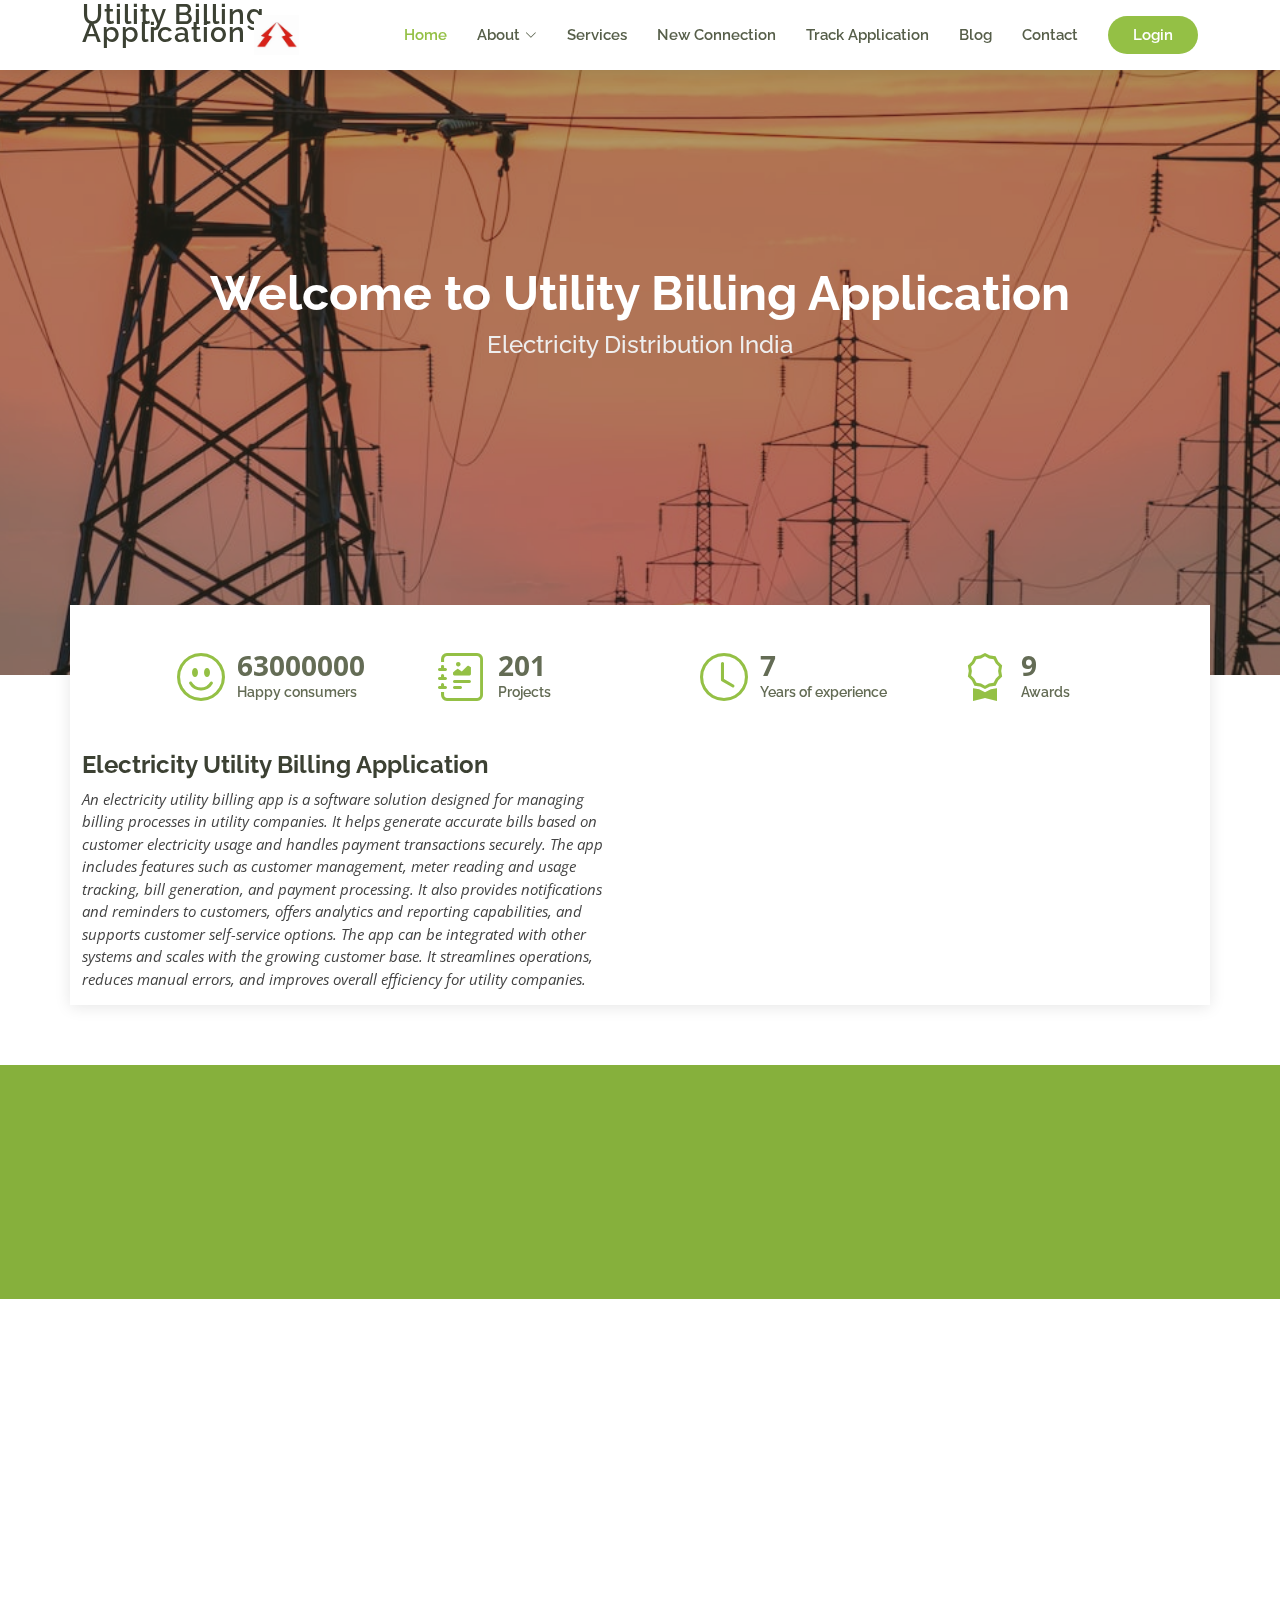
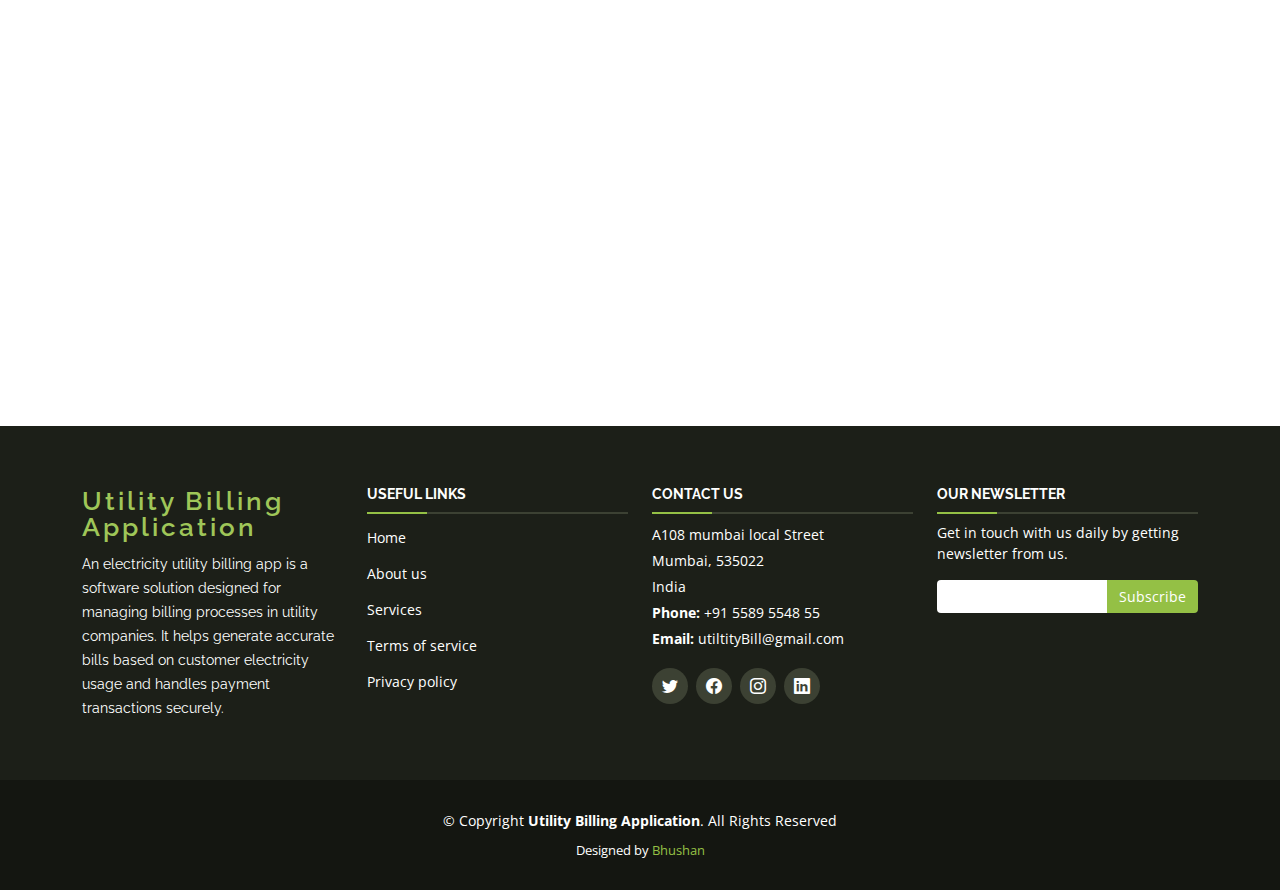
<file: index.html>
<!DOCTYPE html>
<html lang="en">

<head>
  <meta charset="utf-8">
  <meta content="width=device-width, initial-scale=1.0" name="viewport">

  <title>Light</title>
  <meta content="" name="description">
  <meta content="" name="keywords">

  <!-- Favicons -->
  <link href="assets/img/favicon.png" rel="icon">
  <link href="assets/img/apple-touch-icon.png" rel="apple-touch-icon">

  <!-- Google Fonts -->
  <link href="https://fonts.googleapis.com/css?family=Open+Sans:300,300i,400,400i,600,600i,700,700i|Raleway:300,300i,400,400i,500,500i,600,600i,700,700i|Poppins:300,300i,400,400i,500,500i,600,600i,700,700i" rel="stylesheet">

  <!-- Vendor CSS Files -->
  <link href="assets/vendor/aos/aos.css" rel="stylesheet">
  <link href="assets/vendor/bootstrap/css/bootstrap.min.css" rel="stylesheet">
  <link href="assets/vendor/bootstrap-icons/bootstrap-icons.css" rel="stylesheet">
  <link href="assets/vendor/boxicons/css/boxicons.min.css" rel="stylesheet">
  <link href="assets/vendor/glightbox/css/glightbox.min.css" rel="stylesheet">
  <link href="assets/vendor/swiper/swiper-bundle.min.css" rel="stylesheet">

  <!-- Template Main CSS File -->
  <link href="assets/css/style.css" rel="stylesheet">
</head>

<body>
  <!-- ======= Header ======= -->
  <header id="header" class="fixed-top d-flex align-items-center">
    <div class="container d-flex align-items-center justify-content-between">

      <div class="logo">
        <h1 class="text-light"><a href="index.html">Utility Billing Application</a>
          <a href="index.html"><img src="assets/img/logo.png" alt="" class="img-fluid"></a></h1>
      </div>

      <nav id="navbar" class="navbar">
        <ul>
          <li><a class="active" href="index.html">Home</a></li>
          <li class="dropdown"><a href="#"><span>About</span> <i class="bi bi-chevron-down"></i></a>
            <ul>
              <li><a href="about.html">About</a></li>
              <li><a href="team.html">Team</a></li>
            </ul>
          </li>
          <li><a href="services.html">Services</a></li>
          <li><a href="newConnection.html">New Connection</a></li>
          <li><a href="TrackApplication.html">Track Application</a></li>
          <li><a href="blog.html">Blog</a></li>
          <li><a href="contact.html">Contact</a></li>
          <li><a class="getstarted" href="Login.html">Login</a></li>
        </ul>
        <i class="bi bi-list mobile-nav-toggle"></i>
      </nav><!-- .navbar -->

    </div>
  </header><!-- End Header -->

  <!-- ======= Hero Section ======= -->
  <section id="hero">
    <div class="hero-container" data-aos="fade-up">
      <h1>Welcome to Utility Billing Application</h1>
      <h2>Electricity Distribution India</h2>
    </div>
  </section><!-- End Hero -->

  <main id="main">

    <!-- ======= About Section ======= -->
    <section id="about" class="about">
      <div class="container">

        <div class="row justify-content-end">
          <div class="col-lg-11">
            <div class="row justify-content-end">

              <div class="col-lg-3 col-md-5 col-6 d-md-flex align-items-md-stretch">
                <div class="count-box py-5">
                  <i class="bi bi-emoji-smile"></i>
                  <span data-purecounter-start="0" data-purecounter-end="150000000" class="purecounter">0</span>
                  <p>Happy consumers</p>
                </div>
              </div>

              <div class="col-lg-3 col-md-5 col-6 d-md-flex align-items-md-stretch">
                <div class="count-box py-5">
                  <i class="bi bi-journal-richtext"></i>
                  <span data-purecounter-start="0" data-purecounter-end="485" class="purecounter">0</span>
                  <p>Projects</p>
                </div>
              </div>

              <div class="col-lg-3 col-md-5 col-6 d-md-flex align-items-md-stretch">
                <div class="count-box pb-5 pt-0 pt-lg-5">
                  <i class="bi bi-clock"></i>
                  <span data-purecounter-start="0" data-purecounter-end="18" class="purecounter">0</span>
                  <p>Years of experience</p>
                </div>
              </div>

              <div class="col-lg-3 col-md-5 col-6 d-md-flex align-items-md-stretch">
                <div class="count-box pb-5 pt-0 pt-lg-5">
                  <i class="bi bi-award"></i>
                  <span data-purecounter-start="0" data-purecounter-end="22" class="purecounter">0</span>
                  <p>Awards</p>
                </div>
              </div>

            </div>
          </div>
        </div>

        <div class="row">

          

          <div class="col-lg-6 pt-3 pt-lg-0 content">
            <h3>Electricity Utility Billing Application</h3>
            <p class="fst-italic">
              An electricity utility billing app is a software solution designed for managing billing processes in utility companies. 
              It helps generate accurate bills based on customer electricity usage and handles payment transactions securely. 
              The app includes features such as customer management, meter reading and usage tracking, bill generation, and payment
              processing. It also provides notifications and reminders to customers, offers analytics and reporting capabilities, and 
              supports customer self-service options. The app can be integrated with other systems and scales with the growing customer 
              base. It streamlines operations, reduces manual errors, and improves overall efficiency for utility companies.
            </p>
          </div>

        </div>

      </div>
    </section><!-- End About Section -->

    <!-- ======= Cta Section ======= -->
    <section id="cta" class="cta">
      <div class="container" data-aos="fade-in">

        <div class="text-center">
          <h3>competitive Bhi Sustainable Bhi !</h3>
          <p> Make the right
            choice today!
            Save big up to 25% by switching to
            Mahavitaran Electricity.</p>
          <a class="cta-btn" href="#">Call To Action</a>
        </div>

      </div>
    </section><!-- End Cta Section -->

    <!-- ======= Services Section ======= -->
    <section id="services" class="services ">
      <div class="container">

        <div class="section-title pt-5" data-aos="fade-up">
          <h2>Our Services</h2>
        </div>

        <div class="row">
          <div class="col-md-6">
            <div class="icon-box" data-aos="fade-up">
              <div class="icon"><i class="bi bi-briefcase" style="color: #ff689b;"></i></div>
              <h4 class="title"><a href="Login.html">Log in</a></h4>
              <p class="description">Login ! if you are old user and already have account then login to take benefits of our services</p>
            </div>
          </div>
          <div class="col-md-6">
            <div class="icon-box" data-aos="fade-up">
              <div class="icon"><i class="bi bi-book" style="color: #e9bf06;"></i></div>
              <h4 class="title"><a href="newConnection.html">New Connection</a></h4>
              <p class="description">Be part of us! Apply for new connection if you want to see the bright side of life</p>
            </div>
          </div>

          <div class="col-md-6" data-aos="fade-up" data-aos-delay="100">
            <div class="icon-box">
              <div class="icon"><i class="bi bi-card-checklist" style="color: #3fcdc7;"></i></div>
              <h4 class="title"><a href="">Pay Bill</a></h4>
              <p class="description">Pay the bill as you use! Help us make our bond strong</p>
            </div>
          </div>
          <div class="col-md-6" data-aos="fade-up" data-aos-delay="100">
            <div class="icon-box">
              <div class="icon"><i class="bi bi-binoculars" style="color:#41cf2e;"></i></div>
              <h4 class="title"><a href="">Power Outage Info </a></h4>
              <p class="description">Sorry! See wehere we are out in these areas</p>
            </div>
          </div>

          <div class="col-md-6" data-aos="fade-up" data-aos-delay="200">
            <div class="icon-box">
              <div class="icon"><i class="bi bi-globe" style="color: #d6ff22;"></i></div>
              <h4 class="title"><a href="TrackApplication.html">Track new application</a></h4>
              <p class="description">get ready! See where you are in our process and plan accordingly</p>
            </div>
          </div>
          <div class="col-md-6" data-aos="fade-up" data-aos-delay="200">
            <div class="icon-box">
              <div class="icon"><i class="bi bi-clock" style="color: #4680ff;"></i></div>
              <h4 class="title"><a href="">Bill history</a></h4>
              <p class="description">Look back! See where you have made our bond strong</p>
            </div>
          </div>
        </div>

      </div>
    </section><!-- End Services Section -->

  </main><!-- End #main -->

  <!-- ======= Footer ======= -->
  <footer id="footer">
    <div class="footer-top">
      <div class="container">
        <div class="row">

          <div class="col-lg-3 col-md-6 footer-info">
            <h3>Utility Billing Application</h3>
            <p> An electricity utility billing app is a software solution designed for managing billing processes in utility companies. 
              It helps generate accurate bills based on customer electricity usage and handles payment transactions securely.</p>
          </div>

          <div class="col-lg-3 col-md-6 footer-links">
            <h4>Useful Links</h4>
            <ul>
              <li><a href="#">Home</a></li>
              <li><a href="#">About us</a></li>
              <li><a href="#">Services</a></li>
              <li><a href="#">Terms of service</a></li>
              <li><a href="#">Privacy policy</a></li>
            </ul>
          </div>

          <div class="col-lg-3 col-md-6 footer-contact">
            <h4>Contact Us</h4>
            <p>
              A108 mumbai local Street <br>
              Mumbai, 535022<br>
              India <br>
              <strong>Phone:</strong> +91 5589 5548 55<br>
              <strong>Email:</strong> utiltityBill@gmail.com<br>
            </p>

            <div class="social-links">
              <a href="#" class="twitter"><i class="bi bi-twitter"></i></a>
              <a href="#" class="facebook"><i class="bi bi-facebook"></i></a>
              <a href="#" class="instagram"><i class="bi bi-instagram"></i></a>
              <a href="#" class="linkedin"><i class="bi bi-linkedin"></i></a>
            </div>

          </div>

          <div class="col-lg-3 col-md-6 footer-newsletter">
            <h4>Our Newsletter</h4>
            <p>Get in touch with us daily by getting newsletter from us.</p>
            <form action="" method="post">
              <input type="email" name="email"><input type="submit" value="Subscribe">
            </form>
          </div>

        </div>
      </div>
    </div>

    <div class="container">
      <div class="copyright">
        &copy; Copyright <strong><span>Utility Billing Application</span></strong>. All Rights Reserved
      </div>
      <div class="credits">
        Designed by <a href="https://github.com/">Bhushan</a>
      </div>
    </div>
  </footer><!-- End Footer -->

  <a href="#" class="back-to-top d-flex align-items-center justify-content-center"><i class="bi bi-arrow-up-short"></i></a>

  <!-- Vendor JS Files -->
  <script src="assets/vendor/purecounter/purecounter_vanilla.js"></script>
  <script src="assets/vendor/aos/aos.js"></script>
  <script src="assets/vendor/bootstrap/js/bootstrap.bundle.min.js"></script>
  <script src="assets/vendor/glightbox/js/glightbox.min.js"></script>
  <script src="assets/vendor/isotope-layout/isotope.pkgd.min.js"></script>
  <script src="assets/vendor/swiper/swiper-bundle.min.js"></script>
  <script src="assets/vendor/waypoints/noframework.waypoints.js"></script>
  <script src="assets/vendor/php-email-form/validate.js"></script>

  <!-- Template Main JS File -->
  <script src="assets/js/main.js"></script>

</body>

</html>
</file>
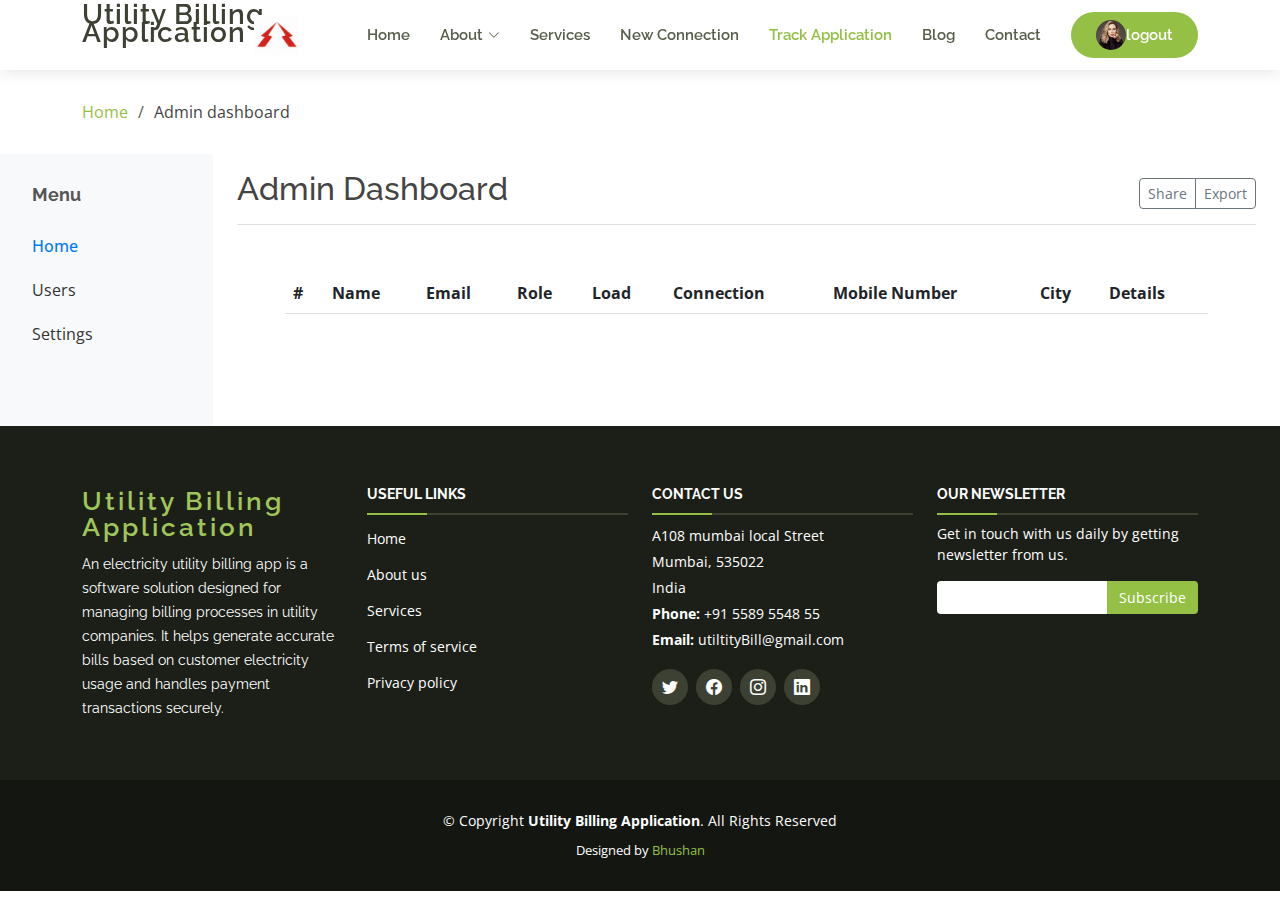
<file: admin.html>
<!DOCTYPE html>
<html lang="en">

<head>
  <meta charset="utf-8">
  <meta content="width=device-width, initial-scale=1.0" name="viewport">

  <title>Admin Dashboard</title>
  <meta content="" name="description">
  <meta content="" name="keywords">

  <!-- Favicons -->
  <link href="assets/img/favicon.png" rel="icon">
  <link href="assets/img/apple-touch-icon.png" rel="apple-touch-icon">

  <!-- Google Fonts -->
  <link href="https://fonts.googleapis.com/css?family=Open+Sans:300,300i,400,400i,600,600i,700,700i|Raleway:300,300i,400,400i,500,500i,600,600i,700,700i|Poppins:300,300i,400,400i,500,500i,600,600i,700,700i" rel="stylesheet">

  <!-- Vendor CSS Files -->
  <link href="assets/vendor/aos/aos.css" rel="stylesheet">
  <link href="assets/vendor/bootstrap/css/bootstrap.min.css" rel="stylesheet">
  <link href="assets/vendor/bootstrap-icons/bootstrap-icons.css" rel="stylesheet">
  <link href="assets/vendor/boxicons/css/boxicons.min.css" rel="stylesheet">
  <link href="assets/vendor/glightbox/css/glightbox.min.css" rel="stylesheet">
  <link href="assets/vendor/swiper/swiper-bundle.min.css" rel="stylesheet">

  <!-- Template Main CSS File -->
  <link href="assets/css/style.css" rel="stylesheet">
  <link rel="stylesheet" href="assets/css/admin.css">

</head>

<body>

  <!-- ======= Header ======= -->
  <header id="header" class="fixed-top d-flex align-items-center">
    <div class="container d-flex align-items-center justify-content-between">

      <div class="logo">
        <h1 class="text-light"><a href="index.html">Utility Billing Application</a>
          <a href="index.html"><img src="assets/img/logo.png" alt="" class="img-fluid"></a></h1>
      </div>

      <nav id="navbar" class="navbar">
        <ul>
          <li><a href="index.html">Home</a></li>
          <li class="dropdown"><a href="#"><span>About</span> <i class="bi bi-chevron-down"></i></a>
            <ul>
              <li><a href="about.html">About</a></li>
              <li><a href="team.html">Team</a></li>
            </ul>
          </li>
          <li><a href="services.html">Services</a></li>
          <li><a href="newConnection.html">New Connection</a></li>
          <li><a class="active" href="TrackApplication.html">Track Application</a></li>
          <li><a href="blog.html">Blog</a></li>
          <li><a href="contact.html">Contact</a></li>
          <li><a class="getstarted" href="index.html"><img src="avatar-5.jpg" alt="Admin" class="admin-avatar">logout</a></li>
        </ul>
        <i class="bi bi-list mobile-nav-toggle"></i>
      </nav><!-- .navbar -->

    </div>
  </header><!-- End Header -->

  <main id="main">

    <!-- ======= Breadcrumbs ======= -->
    <section id="breadcrumbs" class="breadcrumbs">
      <div class="container">
        <ol>
          <li><a href="index.html">Home</a></li>
          <li>Admin dashboard</li>
        </ol>
      </div>
    </section> 

<body>
  <!-- Sidebar -->
  <div class="container-fluid">
    <div class="row">
        <nav class="col-md-2 d-none d-md-block bg-light sidebar">
            <div class="sidebar-sticky">
              <h6 class="sidebar-heading">Menu</h6>
              <ul class="nav flex-column">
                <li class="nav-item">
                  <a class="nav-link active" href="#">
                    <span data-feather="home"></span>
                    Home
                  </a>
                </li>
                <li class="nav-item">
                  <a class="nav-link" href="#">
                    <span data-feather="users"></span>
                    Users
                  </a>
                </li>
                <li class="nav-item">
                  <a class="nav-link" href="#">
                    <span data-feather="settings"></span>
                    Settings
                  </a>
                </li>
              </ul>
            </div>
          </nav>

      <!-- Main Content -->
      <main role="main" class="col-md-10 ml-sm-auto col-lg-10 px-md-4">
        <div class="d-flex justify-content-between flex-wrap flex-md-nowrap align-items-center pt-3 pb-2 mb-3 border-bottom">
          <h1 class="h2">Admin Dashboard</h1>
          <div class="btn-toolbar mb-2 mb-md-0">
            <div class="btn-group mr-2">
              <button class="btn btn-sm btn-outline-secondary">Share</button>
              <button class="btn btn-sm btn-outline-secondary">Export</button>
            </div>
          </div>
        </div>

        <!-- Table -->
        <div class="table-responsive m-5 pb-5">
          <table class="table table-striped">
            <thead>
              <tr>
                <th>#</th>
                <th>Name</th>
                <th>Email</th>
                <th>Role</th>
                <th>Load</th>
                <th>Connection</th>
                <th>Mobile Number</th>
                <th>City</th>
                <th>Details</th>
              </tr>
            </thead>
            <tbody id="userTable">
              <!-- Table rows will be generated dynamically -->
            </tbody>
          </table>
        </div>

        <!-- User Details Popup -->
        <div id="userDetailsPopup" class="popup">
          <div class="popup-card">
            <span id="closeButton" class="close-button" onclick="closeUserDetails()">&times;</span>
            <div id="userDetailsContent">
              <!-- User details will be shown dynamically -->
            </div>
          </div>
        </div>
      </main>
    </div>
  </div>

   <!-- ======= Footer ======= -->
   <footer id="footer">
    <div class="footer-top">
      <div class="container">
        <div class="row">

          <div class="col-lg-3 col-md-6 footer-info">
            <h3>Utility Billing Application</h3>
            <p> An electricity utility billing app is a software solution designed for managing billing processes in utility companies. 
              It helps generate accurate bills based on customer electricity usage and handles payment transactions securely.</p>
          </div>

          <div class="col-lg-3 col-md-6 footer-links">
            <h4>Useful Links</h4>
            <ul>
              <li><a href="#">Home</a></li>
              <li><a href="#">About us</a></li>
              <li><a href="#">Services</a></li>
              <li><a href="#">Terms of service</a></li>
              <li><a href="#">Privacy policy</a></li>
            </ul>
          </div>

          <div class="col-lg-3 col-md-6 footer-contact">
            <h4>Contact Us</h4>
            <p>
              A108 mumbai local Street <br>
              Mumbai, 535022<br>
              India <br>
              <strong>Phone:</strong> +91 5589 5548 55<br>
              <strong>Email:</strong> utiltityBill@gmail.com<br>
            </p>

            <div class="social-links">
              <a href="#" class="twitter"><i class="bi bi-twitter"></i></a>
              <a href="#" class="facebook"><i class="bi bi-facebook"></i></a>
              <a href="#" class="instagram"><i class="bi bi-instagram"></i></a>
              <a href="#" class="linkedin"><i class="bi bi-linkedin"></i></a>
            </div>

          </div>

          <div class="col-lg-3 col-md-6 footer-newsletter">
            <h4>Our Newsletter</h4>
            <p>Get in touch with us daily by getting newsletter from us.</p>
            <form action="" method="post">
              <input type="email" name="email"><input type="submit" value="Subscribe">
            </form>
          </div>

        </div>
      </div>
    </div>

    <div class="container">
      <div class="copyright">
        &copy; Copyright <strong><span>Utility Billing Application</span></strong>. All Rights Reserved
      </div>
      <div class="credits">
        Designed by <a href="https://github.com/">Bhushan</a>
      </div>
    </div>
  </footer><!-- End Footer -->
  
<a href="#" class="back-to-top d-flex align-items-center justify-content-center"><i class="bi bi-arrow-up-short"></i></a>

<!-- Template Main JS File -->
<script src="assets/js/main.js"></script>
  <!-- Custom JavaScript -->
  <script src="assets/js/admin.js"></script>

</body>

</html>
</file>
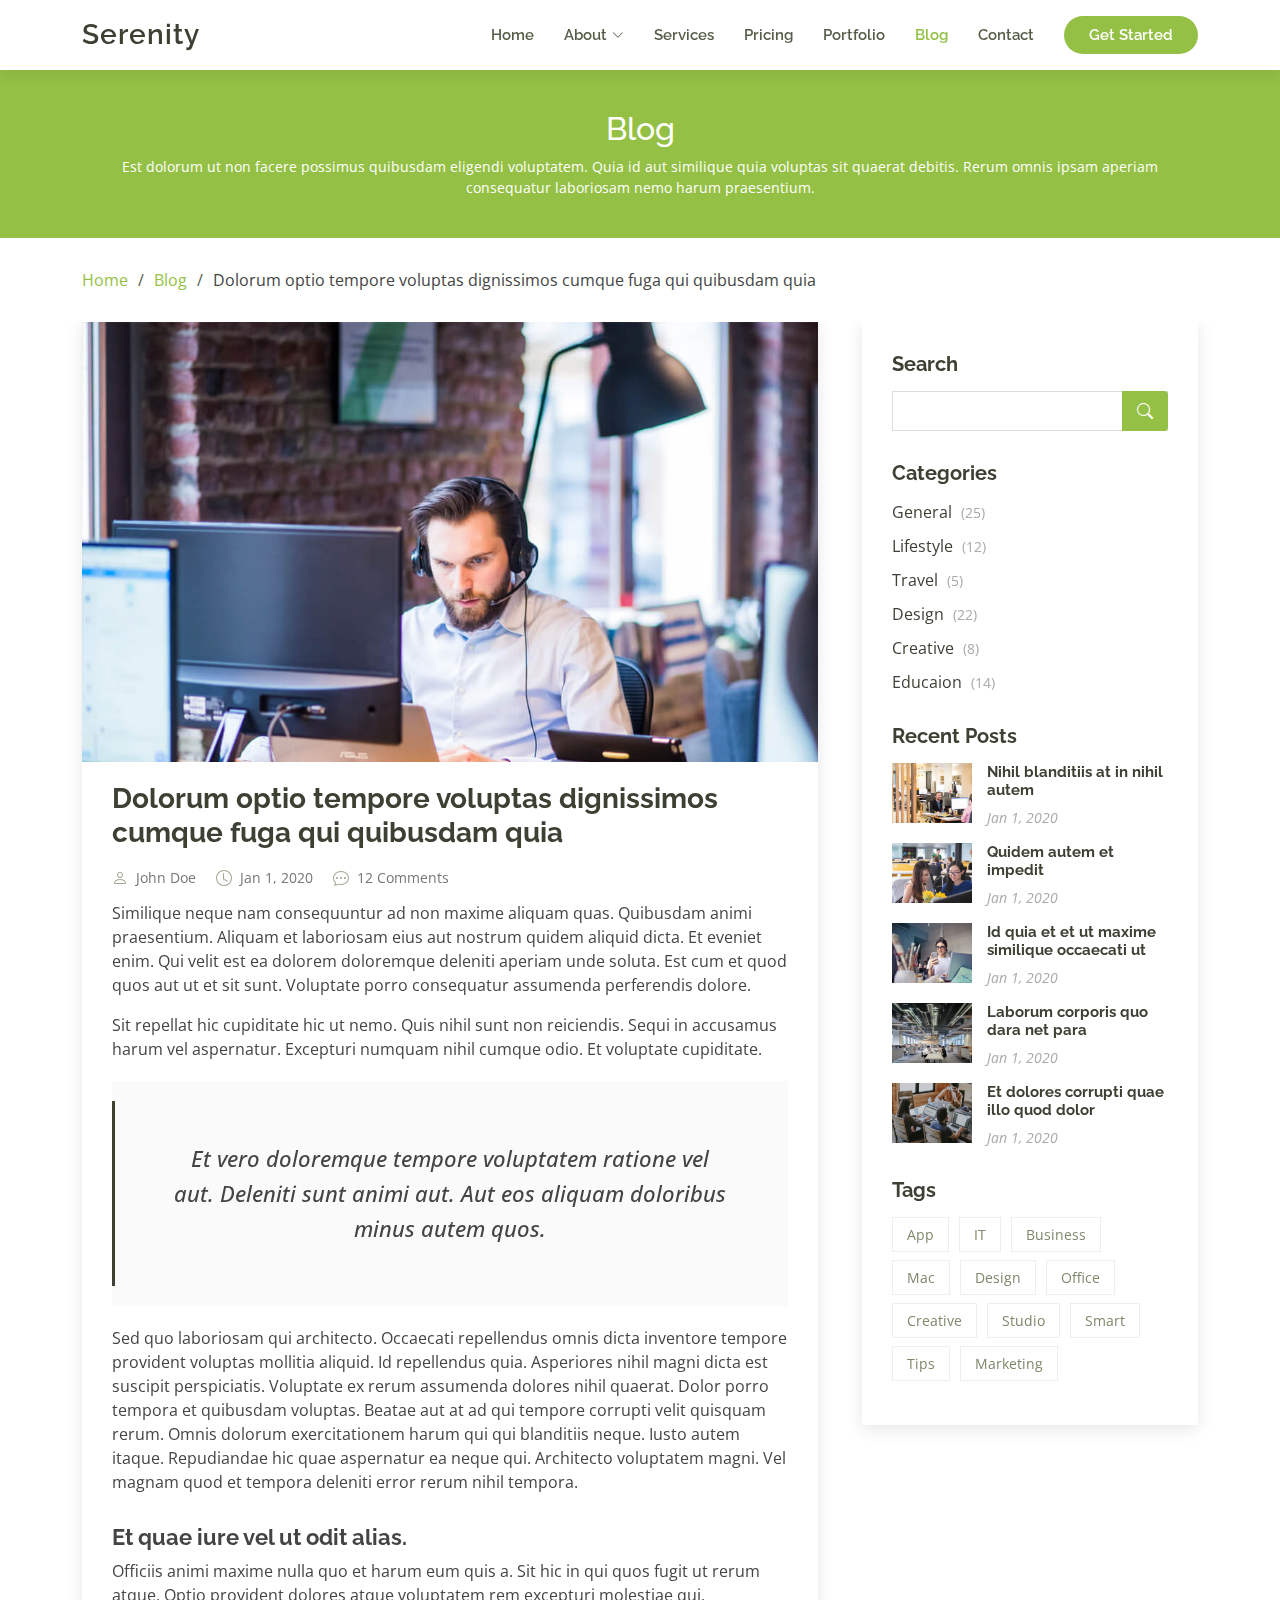
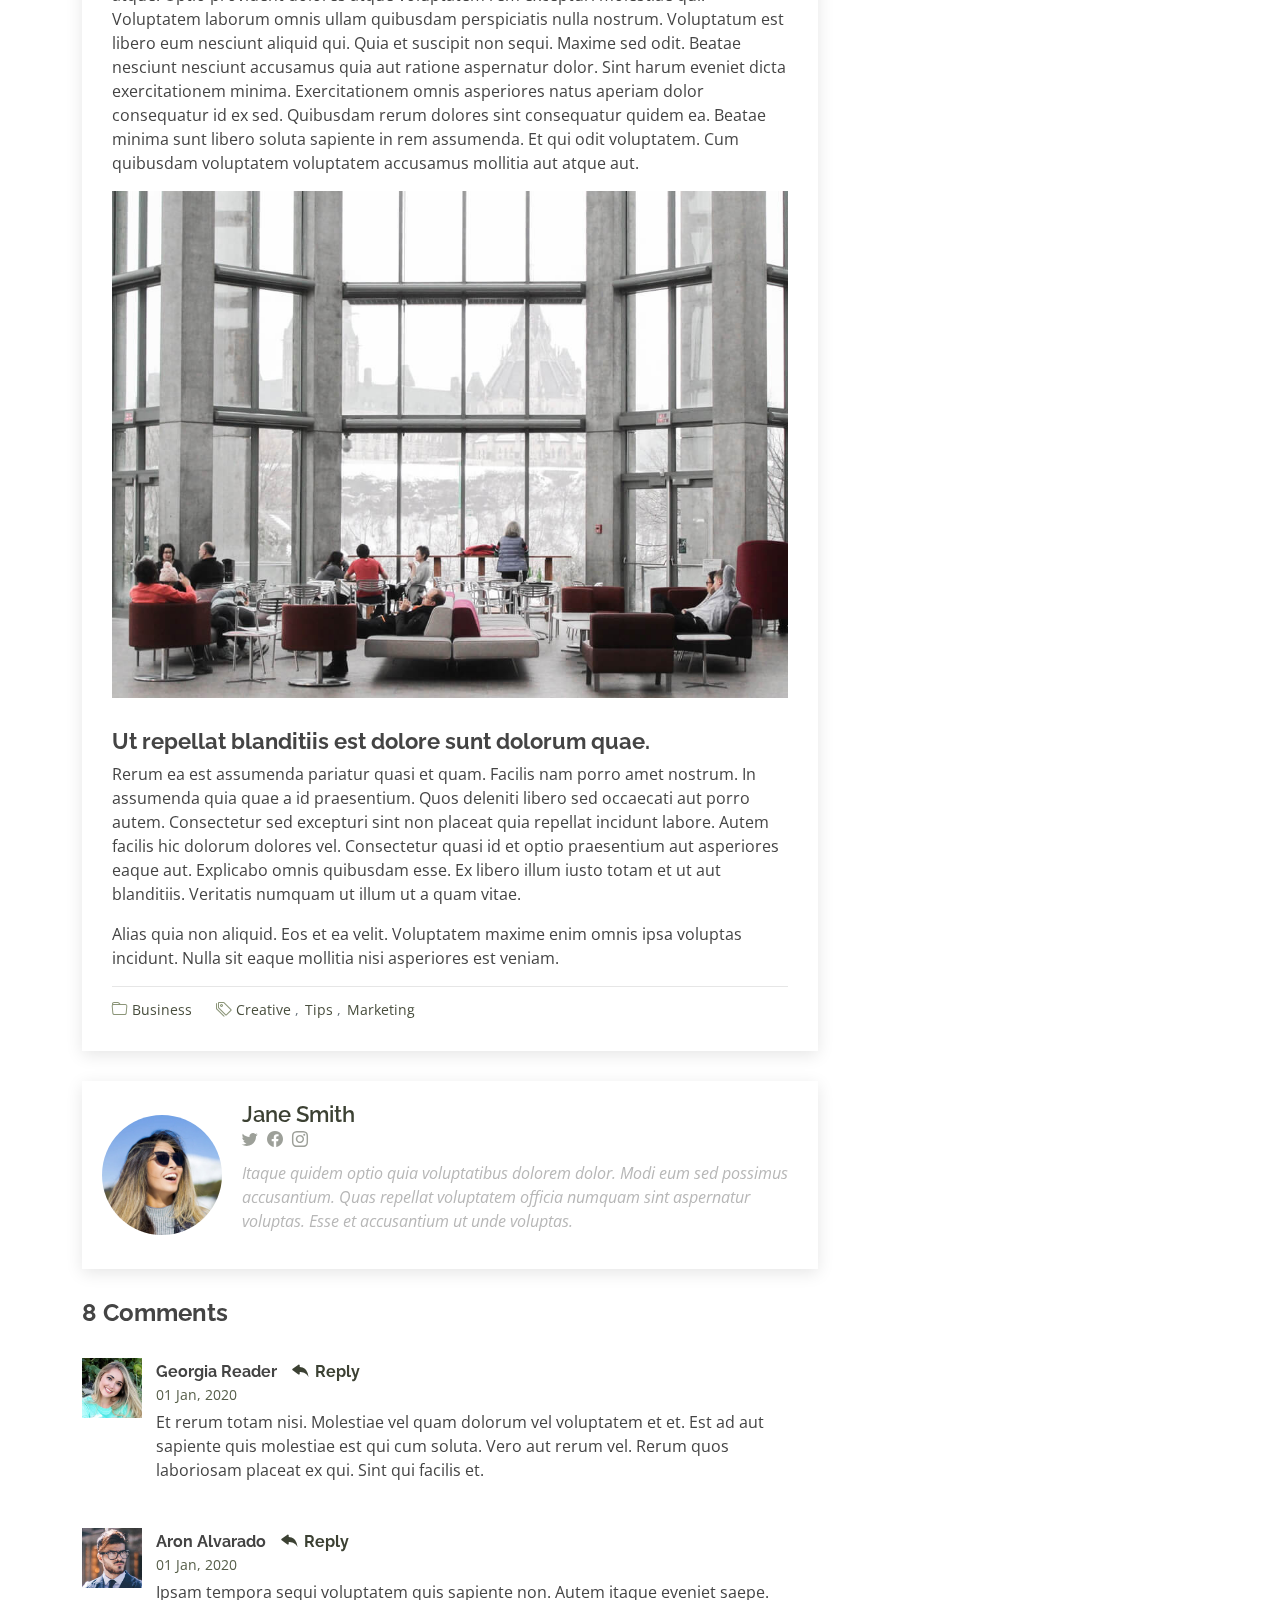
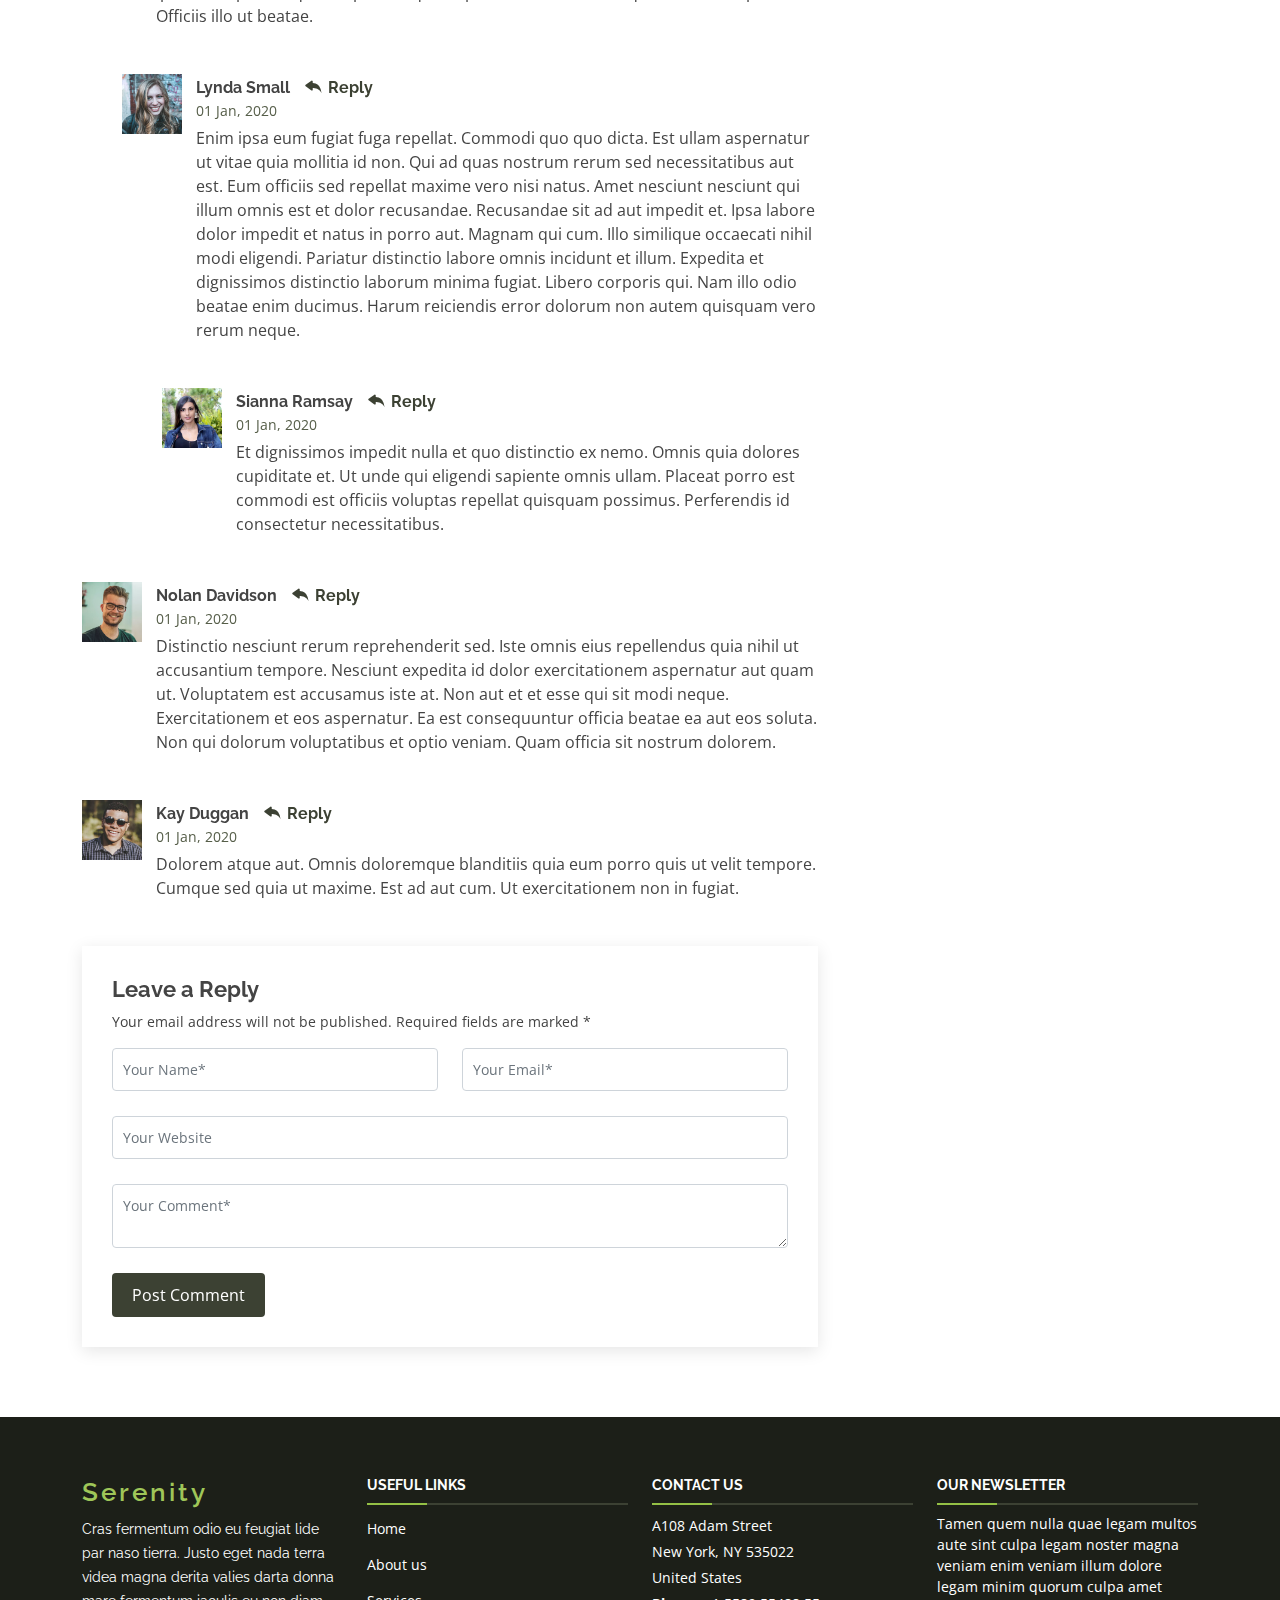
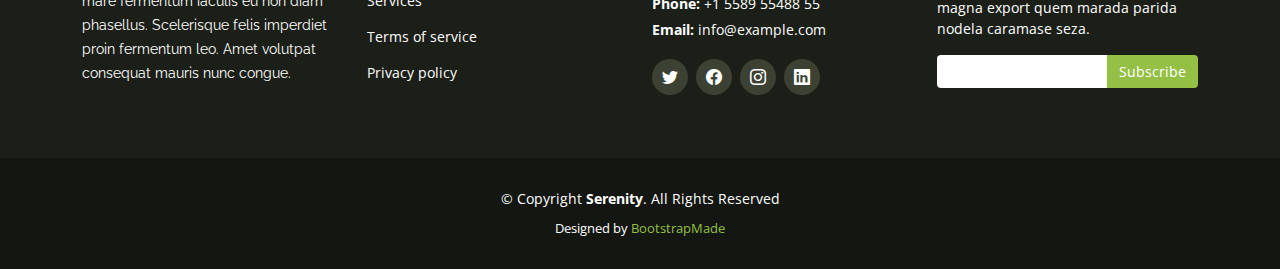
<file: blog-single.html>
<!DOCTYPE html>
<html lang="en">

<head>
  <meta charset="utf-8">
  <meta content="width=device-width, initial-scale=1.0" name="viewport">

  <title>Blog Single - Serenity Bootstrap Template</title>
  <meta content="" name="description">
  <meta content="" name="keywords">

  <!-- Favicons -->
  <link href="assets/img/favicon.png" rel="icon">
  <link href="assets/img/apple-touch-icon.png" rel="apple-touch-icon">

  <!-- Google Fonts -->
  <link href="https://fonts.googleapis.com/css?family=Open+Sans:300,300i,400,400i,600,600i,700,700i|Raleway:300,300i,400,400i,500,500i,600,600i,700,700i|Poppins:300,300i,400,400i,500,500i,600,600i,700,700i" rel="stylesheet">

  <!-- Vendor CSS Files -->
  <link href="assets/vendor/aos/aos.css" rel="stylesheet">
  <link href="assets/vendor/bootstrap/css/bootstrap.min.css" rel="stylesheet">
  <link href="assets/vendor/bootstrap-icons/bootstrap-icons.css" rel="stylesheet">
  <link href="assets/vendor/boxicons/css/boxicons.min.css" rel="stylesheet">
  <link href="assets/vendor/glightbox/css/glightbox.min.css" rel="stylesheet">
  <link href="assets/vendor/swiper/swiper-bundle.min.css" rel="stylesheet">

  <!-- Template Main CSS File -->
  <link href="assets/css/style.css" rel="stylesheet">

  <!-- =======================================================
  * Template Name: Serenity
  * Updated: Mar 10 2023 with Bootstrap v5.2.3
  * Template URL: https://bootstrapmade.com/serenity-bootstrap-corporate-template/
  * Author: BootstrapMade.com
  * License: https://bootstrapmade.com/license/
  ======================================================== -->
</head>

<body>

  <!-- ======= Header ======= -->
  <header id="header" class="fixed-top d-flex align-items-center">
    <div class="container d-flex align-items-center justify-content-between">

      <div class="logo">
        <h1 class="text-light"><a href="index.html">Serenity</a></h1>
        <!-- Uncomment below if you prefer to use an image logo -->
        <!-- <a href="index.html"><img src="assets/img/logo.png" alt="" class="img-fluid"></a>-->
      </div>

      <nav id="navbar" class="navbar">
        <ul>
          <li><a href="index.html">Home</a></li>
          <li class="dropdown"><a href="#"><span>About</span> <i class="bi bi-chevron-down"></i></a>
            <ul>
              <li><a href="about.html">About</a></li>
              <li><a href="team.html">Team</a></li>
              <li class="dropdown"><a href="#"><span>Deep Drop Down</span> <i class="bi bi-chevron-right"></i></a>
                <ul>
                  <li><a href="#">Deep Drop Down 1</a></li>
                  <li><a href="#">Deep Drop Down 2</a></li>
                  <li><a href="#">Deep Drop Down 3</a></li>
                  <li><a href="#">Deep Drop Down 4</a></li>
                  <li><a href="#">Deep Drop Down 5</a></li>
                </ul>
              </li>
            </ul>
          </li>
          <li><a href="services.html">Services</a></li>
          <li><a href="pricing.html">Pricing</a></li>
          <li><a href="portfolio.html">Portfolio</a></li>
          <li><a class="active" href="blog.html">Blog</a></li>
          <li><a href="contact.html">Contact</a></li>

          <li><a class="getstarted" href="about.html">Get Started</a></li>
        </ul>
        <i class="bi bi-list mobile-nav-toggle"></i>
      </nav><!-- .navbar -->

    </div>
  </header><!-- End Header -->

  <main id="main">

    <!-- ======= Breadcrumbs ======= -->
    <section id="breadcrumbs" class="breadcrumbs">
      <div class="breadcrumb-hero">
        <div class="container">
          <div class="breadcrumb-hero">
            <h2>Blog</h2>
            <p>Est dolorum ut non facere possimus quibusdam eligendi voluptatem. Quia id aut similique quia voluptas sit quaerat debitis. Rerum omnis ipsam aperiam consequatur laboriosam nemo harum praesentium. </p>
          </div>
        </div>
      </div>
      <div class="container">
        <ol>
          <li><a href="index.html">Home</a></li>
          <li><a href="blog.html">Blog</a></li>
          <li>Dolorum optio tempore voluptas dignissimos cumque fuga qui quibusdam quia</li>
        </ol>
      </div>
    </section><!-- End Breadcrumbs -->

    <!-- ======= Blog Single Section ======= -->
    <section id="blog" class="blog">
      <div class="container" data-aos="fade-up">

        <div class="row">

          <div class="col-lg-8 entries">

            <article class="entry entry-single">

              <div class="entry-img">
                <img src="assets/img/blog/blog-1.jpg" alt="" class="img-fluid">
              </div>

              <h2 class="entry-title">
                <a href="blog-single.html">Dolorum optio tempore voluptas dignissimos cumque fuga qui quibusdam quia</a>
              </h2>

              <div class="entry-meta">
                <ul>
                  <li class="d-flex align-items-center"><i class="bi bi-person"></i> <a href="blog-single.html">John Doe</a></li>
                  <li class="d-flex align-items-center"><i class="bi bi-clock"></i> <a href="blog-single.html"><time datetime="2020-01-01">Jan 1, 2020</time></a></li>
                  <li class="d-flex align-items-center"><i class="bi bi-chat-dots"></i> <a href="blog-single.html">12 Comments</a></li>
                </ul>
              </div>

              <div class="entry-content">
                <p>
                  Similique neque nam consequuntur ad non maxime aliquam quas. Quibusdam animi praesentium. Aliquam et laboriosam eius aut nostrum quidem aliquid dicta.
                  Et eveniet enim. Qui velit est ea dolorem doloremque deleniti aperiam unde soluta. Est cum et quod quos aut ut et sit sunt. Voluptate porro consequatur assumenda perferendis dolore.
                </p>

                <p>
                  Sit repellat hic cupiditate hic ut nemo. Quis nihil sunt non reiciendis. Sequi in accusamus harum vel aspernatur. Excepturi numquam nihil cumque odio. Et voluptate cupiditate.
                </p>

                <blockquote>
                  <p>
                    Et vero doloremque tempore voluptatem ratione vel aut. Deleniti sunt animi aut. Aut eos aliquam doloribus minus autem quos.
                  </p>
                </blockquote>

                <p>
                  Sed quo laboriosam qui architecto. Occaecati repellendus omnis dicta inventore tempore provident voluptas mollitia aliquid. Id repellendus quia. Asperiores nihil magni dicta est suscipit perspiciatis. Voluptate ex rerum assumenda dolores nihil quaerat.
                  Dolor porro tempora et quibusdam voluptas. Beatae aut at ad qui tempore corrupti velit quisquam rerum. Omnis dolorum exercitationem harum qui qui blanditiis neque.
                  Iusto autem itaque. Repudiandae hic quae aspernatur ea neque qui. Architecto voluptatem magni. Vel magnam quod et tempora deleniti error rerum nihil tempora.
                </p>

                <h3>Et quae iure vel ut odit alias.</h3>
                <p>
                  Officiis animi maxime nulla quo et harum eum quis a. Sit hic in qui quos fugit ut rerum atque. Optio provident dolores atque voluptatem rem excepturi molestiae qui. Voluptatem laborum omnis ullam quibusdam perspiciatis nulla nostrum. Voluptatum est libero eum nesciunt aliquid qui.
                  Quia et suscipit non sequi. Maxime sed odit. Beatae nesciunt nesciunt accusamus quia aut ratione aspernatur dolor. Sint harum eveniet dicta exercitationem minima. Exercitationem omnis asperiores natus aperiam dolor consequatur id ex sed. Quibusdam rerum dolores sint consequatur quidem ea.
                  Beatae minima sunt libero soluta sapiente in rem assumenda. Et qui odit voluptatem. Cum quibusdam voluptatem voluptatem accusamus mollitia aut atque aut.
                </p>
                <img src="assets/img/blog/blog-inside-post.jpg" class="img-fluid" alt="">

                <h3>Ut repellat blanditiis est dolore sunt dolorum quae.</h3>
                <p>
                  Rerum ea est assumenda pariatur quasi et quam. Facilis nam porro amet nostrum. In assumenda quia quae a id praesentium. Quos deleniti libero sed occaecati aut porro autem. Consectetur sed excepturi sint non placeat quia repellat incidunt labore. Autem facilis hic dolorum dolores vel.
                  Consectetur quasi id et optio praesentium aut asperiores eaque aut. Explicabo omnis quibusdam esse. Ex libero illum iusto totam et ut aut blanditiis. Veritatis numquam ut illum ut a quam vitae.
                </p>
                <p>
                  Alias quia non aliquid. Eos et ea velit. Voluptatem maxime enim omnis ipsa voluptas incidunt. Nulla sit eaque mollitia nisi asperiores est veniam.
                </p>

              </div>

              <div class="entry-footer">
                <i class="bi bi-folder"></i>
                <ul class="cats">
                  <li><a href="#">Business</a></li>
                </ul>

                <i class="bi bi-tags"></i>
                <ul class="tags">
                  <li><a href="#">Creative</a></li>
                  <li><a href="#">Tips</a></li>
                  <li><a href="#">Marketing</a></li>
                </ul>
              </div>

            </article><!-- End blog entry -->

            <div class="blog-author d-flex align-items-center">
              <img src="assets/img/blog/blog-author.jpg" class="rounded-circle float-left" alt="">
              <div>
                <h4>Jane Smith</h4>
                <div class="social-links">
                  <a href="https://twitters.com/#"><i class="bi bi-twitter"></i></a>
                  <a href="https://facebook.com/#"><i class="bi bi-facebook"></i></a>
                  <a href="https://instagram.com/#"><i class="biu bi-instagram"></i></a>
                </div>
                <p>
                  Itaque quidem optio quia voluptatibus dolorem dolor. Modi eum sed possimus accusantium. Quas repellat voluptatem officia numquam sint aspernatur voluptas. Esse et accusantium ut unde voluptas.
                </p>
              </div>
            </div><!-- End blog author bio -->

            <div class="blog-comments">

              <h4 class="comments-count">8 Comments</h4>

              <div id="comment-1" class="comment">
                <div class="d-flex">
                  <div class="comment-img"><img src="assets/img/blog/comments-1.jpg" alt=""></div>
                  <div>
                    <h5><a href="">Georgia Reader</a> <a href="#" class="reply"><i class="bi bi-reply-fill"></i> Reply</a></h5>
                    <time datetime="2020-01-01">01 Jan, 2020</time>
                    <p>
                      Et rerum totam nisi. Molestiae vel quam dolorum vel voluptatem et et. Est ad aut sapiente quis molestiae est qui cum soluta.
                      Vero aut rerum vel. Rerum quos laboriosam placeat ex qui. Sint qui facilis et.
                    </p>
                  </div>
                </div>
              </div><!-- End comment #1 -->

              <div id="comment-2" class="comment">
                <div class="d-flex">
                  <div class="comment-img"><img src="assets/img/blog/comments-2.jpg" alt=""></div>
                  <div>
                    <h5><a href="">Aron Alvarado</a> <a href="#" class="reply"><i class="bi bi-reply-fill"></i> Reply</a></h5>
                    <time datetime="2020-01-01">01 Jan, 2020</time>
                    <p>
                      Ipsam tempora sequi voluptatem quis sapiente non. Autem itaque eveniet saepe. Officiis illo ut beatae.
                    </p>
                  </div>
                </div>

                <div id="comment-reply-1" class="comment comment-reply">
                  <div class="d-flex">
                    <div class="comment-img"><img src="assets/img/blog/comments-3.jpg" alt=""></div>
                    <div>
                      <h5><a href="">Lynda Small</a> <a href="#" class="reply"><i class="bi bi-reply-fill"></i> Reply</a></h5>
                      <time datetime="2020-01-01">01 Jan, 2020</time>
                      <p>
                        Enim ipsa eum fugiat fuga repellat. Commodi quo quo dicta. Est ullam aspernatur ut vitae quia mollitia id non. Qui ad quas nostrum rerum sed necessitatibus aut est. Eum officiis sed repellat maxime vero nisi natus. Amet nesciunt nesciunt qui illum omnis est et dolor recusandae.

                        Recusandae sit ad aut impedit et. Ipsa labore dolor impedit et natus in porro aut. Magnam qui cum. Illo similique occaecati nihil modi eligendi. Pariatur distinctio labore omnis incidunt et illum. Expedita et dignissimos distinctio laborum minima fugiat.

                        Libero corporis qui. Nam illo odio beatae enim ducimus. Harum reiciendis error dolorum non autem quisquam vero rerum neque.
                      </p>
                    </div>
                  </div>

                  <div id="comment-reply-2" class="comment comment-reply">
                    <div class="d-flex">
                      <div class="comment-img"><img src="assets/img/blog/comments-4.jpg" alt=""></div>
                      <div>
                        <h5><a href="">Sianna Ramsay</a> <a href="#" class="reply"><i class="bi bi-reply-fill"></i> Reply</a></h5>
                        <time datetime="2020-01-01">01 Jan, 2020</time>
                        <p>
                          Et dignissimos impedit nulla et quo distinctio ex nemo. Omnis quia dolores cupiditate et. Ut unde qui eligendi sapiente omnis ullam. Placeat porro est commodi est officiis voluptas repellat quisquam possimus. Perferendis id consectetur necessitatibus.
                        </p>
                      </div>
                    </div>

                  </div><!-- End comment reply #2-->

                </div><!-- End comment reply #1-->

              </div><!-- End comment #2-->

              <div id="comment-3" class="comment">
                <div class="d-flex">
                  <div class="comment-img"><img src="assets/img/blog/comments-5.jpg" alt=""></div>
                  <div>
                    <h5><a href="">Nolan Davidson</a> <a href="#" class="reply"><i class="bi bi-reply-fill"></i> Reply</a></h5>
                    <time datetime="2020-01-01">01 Jan, 2020</time>
                    <p>
                      Distinctio nesciunt rerum reprehenderit sed. Iste omnis eius repellendus quia nihil ut accusantium tempore. Nesciunt expedita id dolor exercitationem aspernatur aut quam ut. Voluptatem est accusamus iste at.
                      Non aut et et esse qui sit modi neque. Exercitationem et eos aspernatur. Ea est consequuntur officia beatae ea aut eos soluta. Non qui dolorum voluptatibus et optio veniam. Quam officia sit nostrum dolorem.
                    </p>
                  </div>
                </div>

              </div><!-- End comment #3 -->

              <div id="comment-4" class="comment">
                <div class="d-flex">
                  <div class="comment-img"><img src="assets/img/blog/comments-6.jpg" alt=""></div>
                  <div>
                    <h5><a href="">Kay Duggan</a> <a href="#" class="reply"><i class="bi bi-reply-fill"></i> Reply</a></h5>
                    <time datetime="2020-01-01">01 Jan, 2020</time>
                    <p>
                      Dolorem atque aut. Omnis doloremque blanditiis quia eum porro quis ut velit tempore. Cumque sed quia ut maxime. Est ad aut cum. Ut exercitationem non in fugiat.
                    </p>
                  </div>
                </div>

              </div><!-- End comment #4 -->

              <div class="reply-form">
                <h4>Leave a Reply</h4>
                <p>Your email address will not be published. Required fields are marked * </p>
                <form action="">
                  <div class="row">
                    <div class="col-md-6 form-group">
                      <input name="name" type="text" class="form-control" placeholder="Your Name*">
                    </div>
                    <div class="col-md-6 form-group">
                      <input name="email" type="text" class="form-control" placeholder="Your Email*">
                    </div>
                  </div>
                  <div class="row">
                    <div class="col form-group">
                      <input name="website" type="text" class="form-control" placeholder="Your Website">
                    </div>
                  </div>
                  <div class="row">
                    <div class="col form-group">
                      <textarea name="comment" class="form-control" placeholder="Your Comment*"></textarea>
                    </div>
                  </div>
                  <button type="submit" class="btn btn-primary">Post Comment</button>

                </form>

              </div>

            </div><!-- End blog comments -->

          </div><!-- End blog entries list -->

          <div class="col-lg-4">

            <div class="sidebar">

              <h3 class="sidebar-title">Search</h3>
              <div class="sidebar-item search-form">
                <form action="">
                  <input type="text">
                  <button type="submit"><i class="bi bi-search"></i></button>
                </form>
              </div><!-- End sidebar search formn-->

              <h3 class="sidebar-title">Categories</h3>
              <div class="sidebar-item categories">
                <ul>
                  <li><a href="#">General <span>(25)</span></a></li>
                  <li><a href="#">Lifestyle <span>(12)</span></a></li>
                  <li><a href="#">Travel <span>(5)</span></a></li>
                  <li><a href="#">Design <span>(22)</span></a></li>
                  <li><a href="#">Creative <span>(8)</span></a></li>
                  <li><a href="#">Educaion <span>(14)</span></a></li>
                </ul>
              </div><!-- End sidebar categories-->

              <h3 class="sidebar-title">Recent Posts</h3>
              <div class="sidebar-item recent-posts">
                <div class="post-item clearfix">
                  <img src="assets/img/blog/blog-recent-1.jpg" alt="">
                  <h4><a href="blog-single.html">Nihil blanditiis at in nihil autem</a></h4>
                  <time datetime="2020-01-01">Jan 1, 2020</time>
                </div>

                <div class="post-item clearfix">
                  <img src="assets/img/blog/blog-recent-2.jpg" alt="">
                  <h4><a href="blog-single.html">Quidem autem et impedit</a></h4>
                  <time datetime="2020-01-01">Jan 1, 2020</time>
                </div>

                <div class="post-item clearfix">
                  <img src="assets/img/blog/blog-recent-3.jpg" alt="">
                  <h4><a href="blog-single.html">Id quia et et ut maxime similique occaecati ut</a></h4>
                  <time datetime="2020-01-01">Jan 1, 2020</time>
                </div>

                <div class="post-item clearfix">
                  <img src="assets/img/blog/blog-recent-4.jpg" alt="">
                  <h4><a href="blog-single.html">Laborum corporis quo dara net para</a></h4>
                  <time datetime="2020-01-01">Jan 1, 2020</time>
                </div>

                <div class="post-item clearfix">
                  <img src="assets/img/blog/blog-recent-5.jpg" alt="">
                  <h4><a href="blog-single.html">Et dolores corrupti quae illo quod dolor</a></h4>
                  <time datetime="2020-01-01">Jan 1, 2020</time>
                </div>

              </div><!-- End sidebar recent posts-->

              <h3 class="sidebar-title">Tags</h3>
              <div class="sidebar-item tags">
                <ul>
                  <li><a href="#">App</a></li>
                  <li><a href="#">IT</a></li>
                  <li><a href="#">Business</a></li>
                  <li><a href="#">Mac</a></li>
                  <li><a href="#">Design</a></li>
                  <li><a href="#">Office</a></li>
                  <li><a href="#">Creative</a></li>
                  <li><a href="#">Studio</a></li>
                  <li><a href="#">Smart</a></li>
                  <li><a href="#">Tips</a></li>
                  <li><a href="#">Marketing</a></li>
                </ul>
              </div><!-- End sidebar tags-->

            </div><!-- End sidebar -->

          </div><!-- End blog sidebar -->

        </div>

      </div>
    </section><!-- End Blog Single Section -->

  </main><!-- End #main -->

  <!-- ======= Footer ======= -->
  <footer id="footer">
    <div class="footer-top">
      <div class="container">
        <div class="row">

          <div class="col-lg-3 col-md-6 footer-info">
            <h3>Serenity</h3>
            <p>Cras fermentum odio eu feugiat lide par naso tierra. Justo eget nada terra videa magna derita valies darta donna mare fermentum iaculis eu non diam phasellus. Scelerisque felis imperdiet proin fermentum leo. Amet volutpat consequat mauris nunc congue.</p>
          </div>

          <div class="col-lg-3 col-md-6 footer-links">
            <h4>Useful Links</h4>
            <ul>
              <li><a href="#">Home</a></li>
              <li><a href="#">About us</a></li>
              <li><a href="#">Services</a></li>
              <li><a href="#">Terms of service</a></li>
              <li><a href="#">Privacy policy</a></li>
            </ul>
          </div>

          <div class="col-lg-3 col-md-6 footer-contact">
            <h4>Contact Us</h4>
            <p>
              A108 Adam Street <br>
              New York, NY 535022<br>
              United States <br>
              <strong>Phone:</strong> +1 5589 55488 55<br>
              <strong>Email:</strong> info@example.com<br>
            </p>

            <div class="social-links">
              <a href="#" class="twitter"><i class="bi bi-twitter"></i></a>
              <a href="#" class="facebook"><i class="bi bi-facebook"></i></a>
              <a href="#" class="instagram"><i class="bi bi-instagram"></i></a>
              <a href="#" class="linkedin"><i class="bi bi-linkedin"></i></a>
            </div>

          </div>

          <div class="col-lg-3 col-md-6 footer-newsletter">
            <h4>Our Newsletter</h4>
            <p>Tamen quem nulla quae legam multos aute sint culpa legam noster magna veniam enim veniam illum dolore legam minim quorum culpa amet magna export quem marada parida nodela caramase seza.</p>
            <form action="" method="post">
              <input type="email" name="email"><input type="submit" value="Subscribe">
            </form>
          </div>

        </div>
      </div>
    </div>

    <div class="container">
      <div class="copyright">
        &copy; Copyright <strong><span>Serenity</span></strong>. All Rights Reserved
      </div>
      <div class="credits">
        <!-- All the links in the footer should remain intact. -->
        <!-- You can delete the links only if you purchased the pro version. -->
        <!-- Licensing information: https://bootstrapmade.com/license/ -->
        <!-- Purchase the pro version with working PHP/AJAX contact form: https://bootstrapmade.com/serenity-bootstrap-corporate-template/ -->
        Designed by <a href="https://bootstrapmade.com/">BootstrapMade</a>
      </div>
    </div>
  </footer><!-- End Footer -->

  <a href="#" class="back-to-top d-flex align-items-center justify-content-center"><i class="bi bi-arrow-up-short"></i></a>

  <!-- Vendor JS Files -->
  <script src="assets/vendor/purecounter/purecounter_vanilla.js"></script>
  <script src="assets/vendor/aos/aos.js"></script>
  <script src="assets/vendor/bootstrap/js/bootstrap.bundle.min.js"></script>
  <script src="assets/vendor/glightbox/js/glightbox.min.js"></script>
  <script src="assets/vendor/isotope-layout/isotope.pkgd.min.js"></script>
  <script src="assets/vendor/swiper/swiper-bundle.min.js"></script>
  <script src="assets/vendor/waypoints/noframework.waypoints.js"></script>
  <script src="assets/vendor/php-email-form/validate.js"></script>

  <!-- Template Main JS File -->
  <script src="assets/js/main.js"></script>

</body>

</html>
</file>
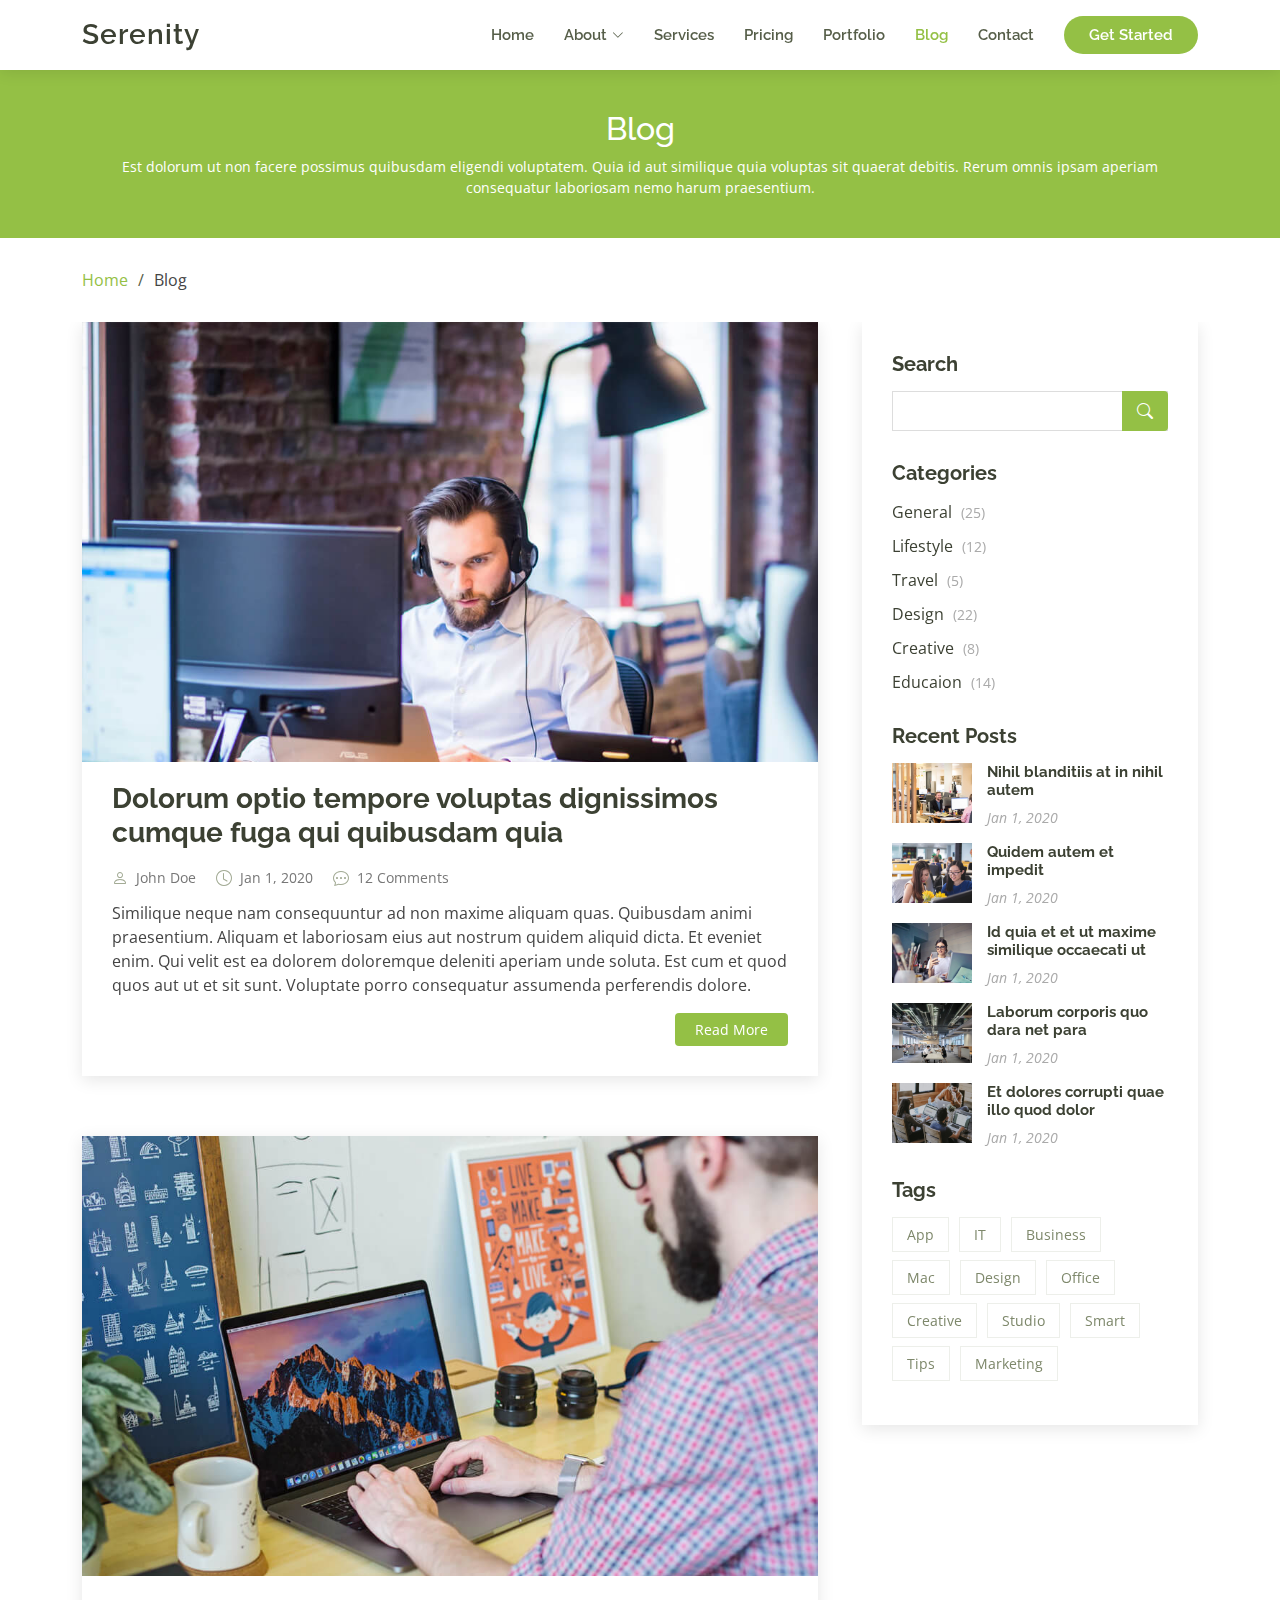
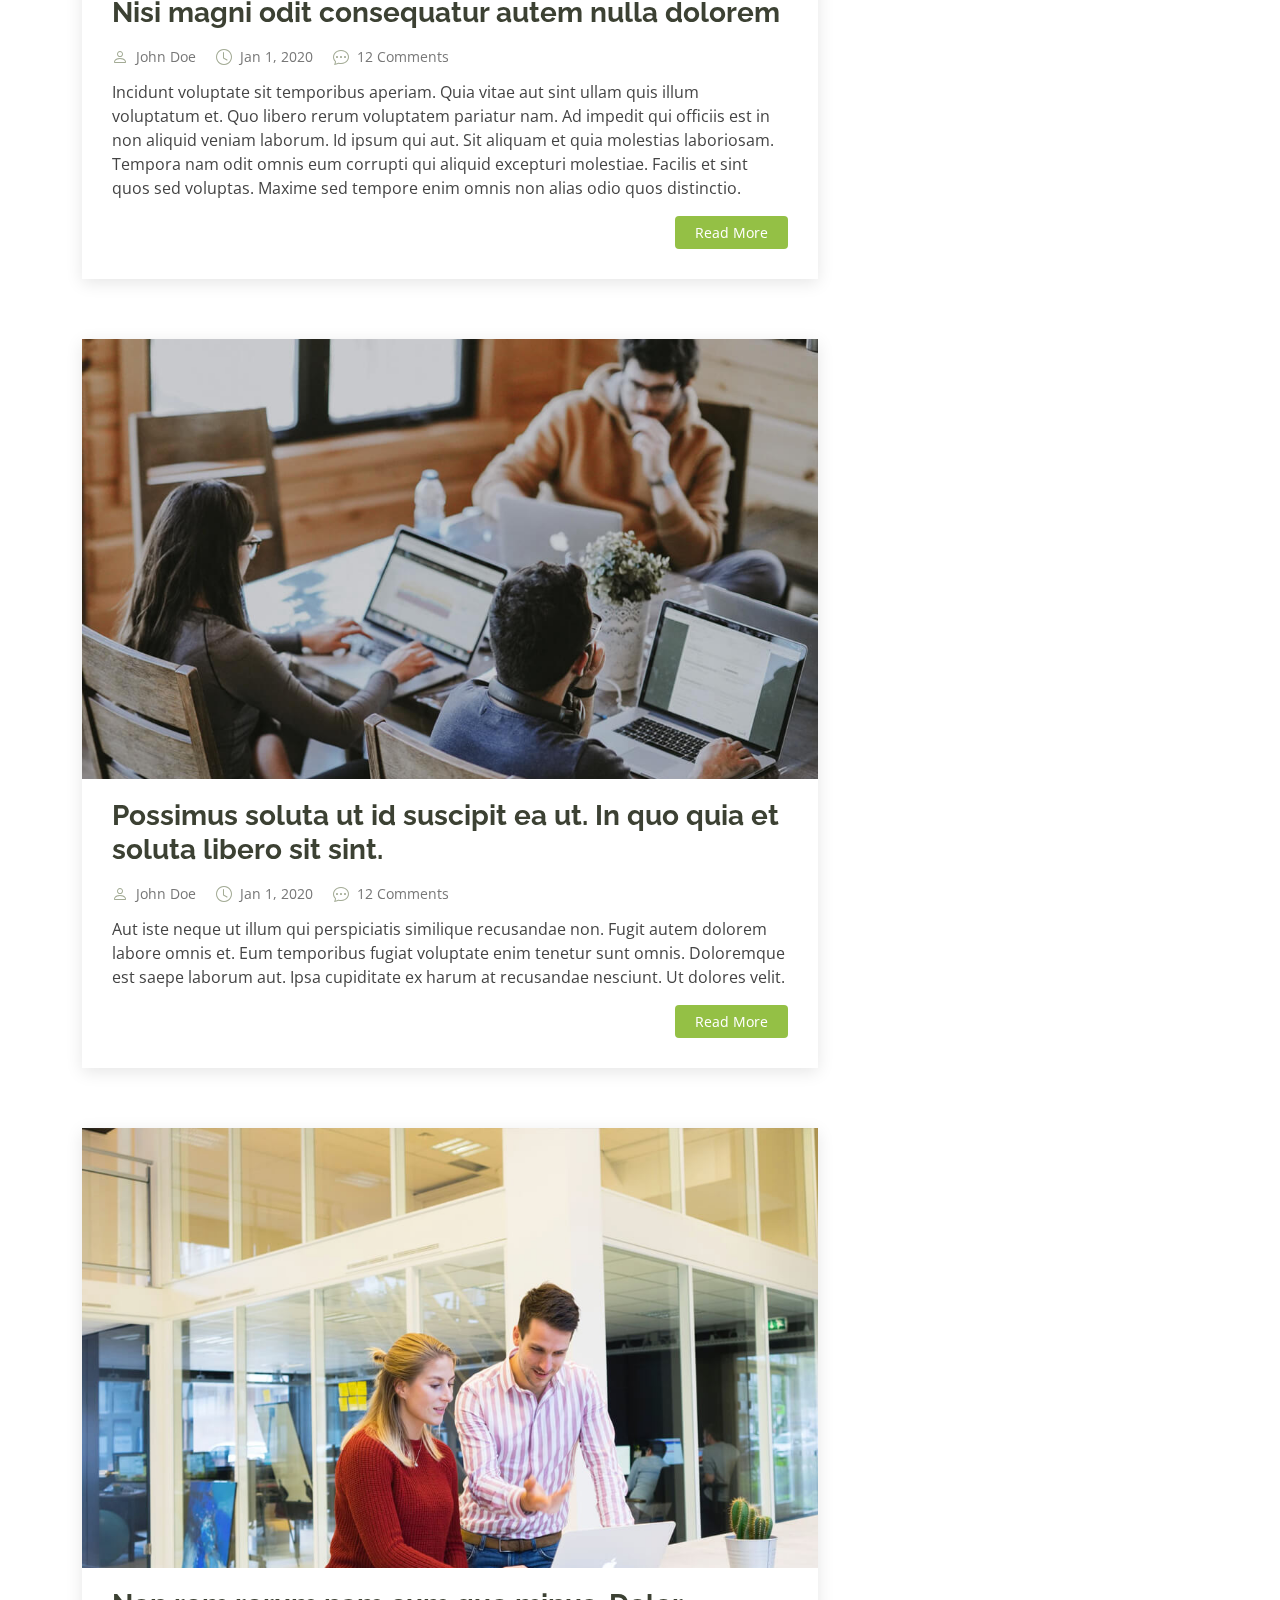
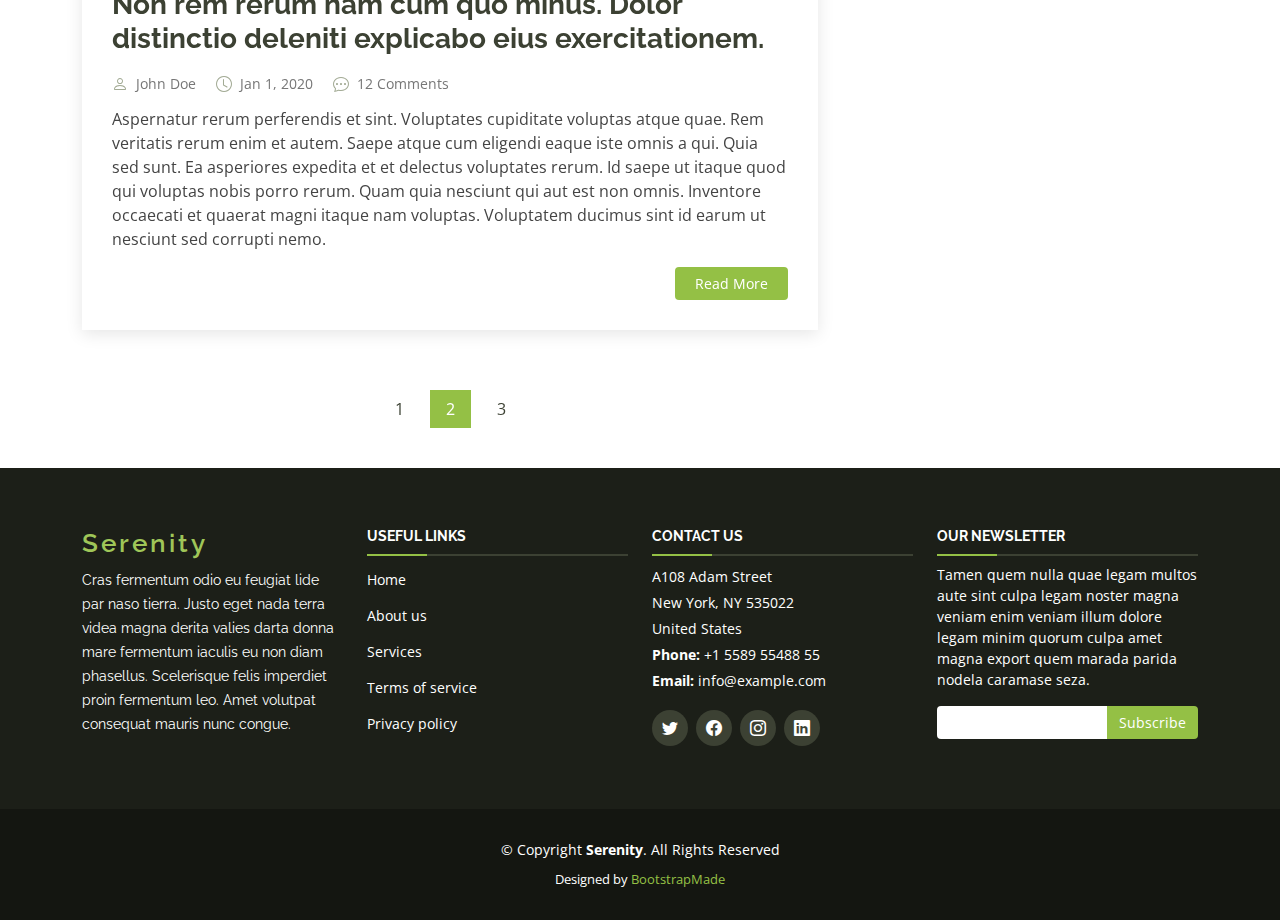
<file: blog.html>
<!DOCTYPE html>
<html lang="en">

<head>
  <meta charset="utf-8">
  <meta content="width=device-width, initial-scale=1.0" name="viewport">

  <title>Blog - Serenity Bootstrap Template</title>
  <meta content="" name="description">
  <meta content="" name="keywords">

  <!-- Favicons -->
  <link href="assets/img/favicon.png" rel="icon">
  <link href="assets/img/apple-touch-icon.png" rel="apple-touch-icon">

  <!-- Google Fonts -->
  <link href="https://fonts.googleapis.com/css?family=Open+Sans:300,300i,400,400i,600,600i,700,700i|Raleway:300,300i,400,400i,500,500i,600,600i,700,700i|Poppins:300,300i,400,400i,500,500i,600,600i,700,700i" rel="stylesheet">

  <!-- Vendor CSS Files -->
  <link href="assets/vendor/aos/aos.css" rel="stylesheet">
  <link href="assets/vendor/bootstrap/css/bootstrap.min.css" rel="stylesheet">
  <link href="assets/vendor/bootstrap-icons/bootstrap-icons.css" rel="stylesheet">
  <link href="assets/vendor/boxicons/css/boxicons.min.css" rel="stylesheet">
  <link href="assets/vendor/glightbox/css/glightbox.min.css" rel="stylesheet">
  <link href="assets/vendor/swiper/swiper-bundle.min.css" rel="stylesheet">

  <!-- Template Main CSS File -->
  <link href="assets/css/style.css" rel="stylesheet">

  <!-- =======================================================
  * Template Name: Serenity
  * Updated: Mar 10 2023 with Bootstrap v5.2.3
  * Template URL: https://bootstrapmade.com/serenity-bootstrap-corporate-template/
  * Author: BootstrapMade.com
  * License: https://bootstrapmade.com/license/
  ======================================================== -->
</head>

<body>

  <!-- ======= Header ======= -->
  <header id="header" class="fixed-top d-flex align-items-center">
    <div class="container d-flex align-items-center justify-content-between">

      <div class="logo">
        <h1 class="text-light"><a href="index.html">Serenity</a></h1>
        <!-- Uncomment below if you prefer to use an image logo -->
        <!-- <a href="index.html"><img src="assets/img/logo.png" alt="" class="img-fluid"></a>-->
      </div>

      <nav id="navbar" class="navbar">
        <ul>
          <li><a href="index.html">Home</a></li>
          <li class="dropdown"><a href="#"><span>About</span> <i class="bi bi-chevron-down"></i></a>
            <ul>
              <li><a href="about.html">About</a></li>
              <li><a href="team.html">Team</a></li>
              <li class="dropdown"><a href="#"><span>Deep Drop Down</span> <i class="bi bi-chevron-right"></i></a>
                <ul>
                  <li><a href="#">Deep Drop Down 1</a></li>
                  <li><a href="#">Deep Drop Down 2</a></li>
                  <li><a href="#">Deep Drop Down 3</a></li>
                  <li><a href="#">Deep Drop Down 4</a></li>
                  <li><a href="#">Deep Drop Down 5</a></li>
                </ul>
              </li>
            </ul>
          </li>
          <li><a href="services.html">Services</a></li>
          <li><a href="pricing.html">Pricing</a></li>
          <li><a href="portfolio.html">Portfolio</a></li>
          <li><a class="active" href="blog.html">Blog</a></li>
          <li><a href="contact.html">Contact</a></li>

          <li><a class="getstarted" href="about.html">Get Started</a></li>
        </ul>
        <i class="bi bi-list mobile-nav-toggle"></i>
      </nav><!-- .navbar -->

    </div>
  </header><!-- End Header -->

  <main id="main">

    <!-- ======= Breadcrumbs ======= -->
    <section id="breadcrumbs" class="breadcrumbs">
      <div class="breadcrumb-hero">
        <div class="container">
          <div class="breadcrumb-hero">
            <h2>Blog</h2>
            <p>Est dolorum ut non facere possimus quibusdam eligendi voluptatem. Quia id aut similique quia voluptas sit quaerat debitis. Rerum omnis ipsam aperiam consequatur laboriosam nemo harum praesentium. </p>
          </div>
        </div>
      </div>
      <div class="container">
        <ol>
          <li><a href="index.html">Home</a></li>
          <li>Blog</li>
        </ol>
      </div>
    </section><!-- End Breadcrumbs -->

    <!-- ======= Blog Section ======= -->
    <section id="blog" class="blog">
      <div class="container" data-aos="fade-up">

        <div class="row">

          <div class="col-lg-8 entries">

            <article class="entry">

              <div class="entry-img">
                <img src="assets/img/blog/blog-1.jpg" alt="" class="img-fluid">
              </div>

              <h2 class="entry-title">
                <a href="blog-single.html">Dolorum optio tempore voluptas dignissimos cumque fuga qui quibusdam quia</a>
              </h2>

              <div class="entry-meta">
                <ul>
                  <li class="d-flex align-items-center"><i class="bi bi-person"></i> <a href="blog-single.html">John Doe</a></li>
                  <li class="d-flex align-items-center"><i class="bi bi-clock"></i> <a href="blog-single.html"><time datetime="2020-01-01">Jan 1, 2020</time></a></li>
                  <li class="d-flex align-items-center"><i class="bi bi-chat-dots"></i> <a href="blog-single.html">12 Comments</a></li>
                </ul>
              </div>

              <div class="entry-content">
                <p>
                  Similique neque nam consequuntur ad non maxime aliquam quas. Quibusdam animi praesentium. Aliquam et laboriosam eius aut nostrum quidem aliquid dicta.
                  Et eveniet enim. Qui velit est ea dolorem doloremque deleniti aperiam unde soluta. Est cum et quod quos aut ut et sit sunt. Voluptate porro consequatur assumenda perferendis dolore.
                </p>
                <div class="read-more">
                  <a href="blog-single.html">Read More</a>
                </div>
              </div>

            </article><!-- End blog entry -->

            <article class="entry">

              <div class="entry-img">
                <img src="assets/img/blog/blog-2.jpg" alt="" class="img-fluid">
              </div>

              <h2 class="entry-title">
                <a href="blog-single.html">Nisi magni odit consequatur autem nulla dolorem</a>
              </h2>

              <div class="entry-meta">
                <ul>
                  <li class="d-flex align-items-center"><i class="bi bi-person"></i> <a href="blog-single.html">John Doe</a></li>
                  <li class="d-flex align-items-center"><i class="bi bi-clock"></i> <a href="blog-single.html"><time datetime="2020-01-01">Jan 1, 2020</time></a></li>
                  <li class="d-flex align-items-center"><i class="bi bi-chat-dots"></i> <a href="blog-single.html">12 Comments</a></li>
                </ul>
              </div>

              <div class="entry-content">
                <p>
                  Incidunt voluptate sit temporibus aperiam. Quia vitae aut sint ullam quis illum voluptatum et. Quo libero rerum voluptatem pariatur nam.
                  Ad impedit qui officiis est in non aliquid veniam laborum. Id ipsum qui aut. Sit aliquam et quia molestias laboriosam. Tempora nam odit omnis eum corrupti qui aliquid excepturi molestiae. Facilis et sint quos sed voluptas. Maxime sed tempore enim omnis non alias odio quos distinctio.
                </p>
                <div class="read-more">
                  <a href="blog-single.html">Read More</a>
                </div>
              </div>

            </article><!-- End blog entry -->

            <article class="entry">

              <div class="entry-img">
                <img src="assets/img/blog/blog-3.jpg" alt="" class="img-fluid">
              </div>

              <h2 class="entry-title">
                <a href="blog-single.html">Possimus soluta ut id suscipit ea ut. In quo quia et soluta libero sit sint.</a>
              </h2>

              <div class="entry-meta">
                <ul>
                  <li class="d-flex align-items-center"><i class="bi bi-person"></i> <a href="blog-single.html">John Doe</a></li>
                  <li class="d-flex align-items-center"><i class="bi bi-clock"></i> <a href="blog-single.html"><time datetime="2020-01-01">Jan 1, 2020</time></a></li>
                  <li class="d-flex align-items-center"><i class="bi bi-chat-dots"></i> <a href="blog-single.html">12 Comments</a></li>
                </ul>
              </div>

              <div class="entry-content">
                <p>
                  Aut iste neque ut illum qui perspiciatis similique recusandae non. Fugit autem dolorem labore omnis et. Eum temporibus fugiat voluptate enim tenetur sunt omnis.
                  Doloremque est saepe laborum aut. Ipsa cupiditate ex harum at recusandae nesciunt. Ut dolores velit.
                </p>
                <div class="read-more">
                  <a href="blog-single.html">Read More</a>
                </div>
              </div>

            </article><!-- End blog entry -->

            <article class="entry">

              <div class="entry-img">
                <img src="assets/img/blog/blog-4.jpg" alt="" class="img-fluid">
              </div>

              <h2 class="entry-title">
                <a href="blog-single.html">Non rem rerum nam cum quo minus. Dolor distinctio deleniti explicabo eius exercitationem.</a>
              </h2>

              <div class="entry-meta">
                <ul>
                  <li class="d-flex align-items-center"><i class="bi bi-person"></i> <a href="blog-single.html">John Doe</a></li>
                  <li class="d-flex align-items-center"><i class="bi bi-clock"></i> <a href="blog-single.html"><time datetime="2020-01-01">Jan 1, 2020</time></a></li>
                  <li class="d-flex align-items-center"><i class="bi bi-chat-dots"></i> <a href="blog-single.html">12 Comments</a></li>
                </ul>
              </div>

              <div class="entry-content">
                <p>
                  Aspernatur rerum perferendis et sint. Voluptates cupiditate voluptas atque quae. Rem veritatis rerum enim et autem. Saepe atque cum eligendi eaque iste omnis a qui.
                  Quia sed sunt. Ea asperiores expedita et et delectus voluptates rerum. Id saepe ut itaque quod qui voluptas nobis porro rerum. Quam quia nesciunt qui aut est non omnis. Inventore occaecati et quaerat magni itaque nam voluptas. Voluptatem ducimus sint id earum ut nesciunt sed corrupti nemo.
                </p>
                <div class="read-more">
                  <a href="blog-single.html">Read More</a>
                </div>
              </div>

            </article><!-- End blog entry -->

            <div class="blog-pagination">
              <ul class="justify-content-center">
                <li><a href="#">1</a></li>
                <li class="active"><a href="#">2</a></li>
                <li><a href="#">3</a></li>
              </ul>
            </div>

          </div><!-- End blog entries list -->

          <div class="col-lg-4">

            <div class="sidebar">

              <h3 class="sidebar-title">Search</h3>
              <div class="sidebar-item search-form">
                <form action="">
                  <input type="text">
                  <button type="submit"><i class="bi bi-search"></i></button>
                </form>
              </div><!-- End sidebar search formn-->

              <h3 class="sidebar-title">Categories</h3>
              <div class="sidebar-item categories">
                <ul>
                  <li><a href="#">General <span>(25)</span></a></li>
                  <li><a href="#">Lifestyle <span>(12)</span></a></li>
                  <li><a href="#">Travel <span>(5)</span></a></li>
                  <li><a href="#">Design <span>(22)</span></a></li>
                  <li><a href="#">Creative <span>(8)</span></a></li>
                  <li><a href="#">Educaion <span>(14)</span></a></li>
                </ul>
              </div><!-- End sidebar categories-->

              <h3 class="sidebar-title">Recent Posts</h3>
              <div class="sidebar-item recent-posts">
                <div class="post-item clearfix">
                  <img src="assets/img/blog/blog-recent-1.jpg" alt="">
                  <h4><a href="blog-single.html">Nihil blanditiis at in nihil autem</a></h4>
                  <time datetime="2020-01-01">Jan 1, 2020</time>
                </div>

                <div class="post-item clearfix">
                  <img src="assets/img/blog/blog-recent-2.jpg" alt="">
                  <h4><a href="blog-single.html">Quidem autem et impedit</a></h4>
                  <time datetime="2020-01-01">Jan 1, 2020</time>
                </div>

                <div class="post-item clearfix">
                  <img src="assets/img/blog/blog-recent-3.jpg" alt="">
                  <h4><a href="blog-single.html">Id quia et et ut maxime similique occaecati ut</a></h4>
                  <time datetime="2020-01-01">Jan 1, 2020</time>
                </div>

                <div class="post-item clearfix">
                  <img src="assets/img/blog/blog-recent-4.jpg" alt="">
                  <h4><a href="blog-single.html">Laborum corporis quo dara net para</a></h4>
                  <time datetime="2020-01-01">Jan 1, 2020</time>
                </div>

                <div class="post-item clearfix">
                  <img src="assets/img/blog/blog-recent-5.jpg" alt="">
                  <h4><a href="blog-single.html">Et dolores corrupti quae illo quod dolor</a></h4>
                  <time datetime="2020-01-01">Jan 1, 2020</time>
                </div>

              </div><!-- End sidebar recent posts-->

              <h3 class="sidebar-title">Tags</h3>
              <div class="sidebar-item tags">
                <ul>
                  <li><a href="#">App</a></li>
                  <li><a href="#">IT</a></li>
                  <li><a href="#">Business</a></li>
                  <li><a href="#">Mac</a></li>
                  <li><a href="#">Design</a></li>
                  <li><a href="#">Office</a></li>
                  <li><a href="#">Creative</a></li>
                  <li><a href="#">Studio</a></li>
                  <li><a href="#">Smart</a></li>
                  <li><a href="#">Tips</a></li>
                  <li><a href="#">Marketing</a></li>
                </ul>
              </div><!-- End sidebar tags-->

            </div><!-- End sidebar -->

          </div><!-- End blog sidebar -->

        </div>

      </div>
    </section><!-- End Blog Section -->

  </main><!-- End #main -->

  <!-- ======= Footer ======= -->
  <footer id="footer">
    <div class="footer-top">
      <div class="container">
        <div class="row">

          <div class="col-lg-3 col-md-6 footer-info">
            <h3>Serenity</h3>
            <p>Cras fermentum odio eu feugiat lide par naso tierra. Justo eget nada terra videa magna derita valies darta donna mare fermentum iaculis eu non diam phasellus. Scelerisque felis imperdiet proin fermentum leo. Amet volutpat consequat mauris nunc congue.</p>
          </div>

          <div class="col-lg-3 col-md-6 footer-links">
            <h4>Useful Links</h4>
            <ul>
              <li><a href="#">Home</a></li>
              <li><a href="#">About us</a></li>
              <li><a href="#">Services</a></li>
              <li><a href="#">Terms of service</a></li>
              <li><a href="#">Privacy policy</a></li>
            </ul>
          </div>

          <div class="col-lg-3 col-md-6 footer-contact">
            <h4>Contact Us</h4>
            <p>
              A108 Adam Street <br>
              New York, NY 535022<br>
              United States <br>
              <strong>Phone:</strong> +1 5589 55488 55<br>
              <strong>Email:</strong> info@example.com<br>
            </p>

            <div class="social-links">
              <a href="#" class="twitter"><i class="bi bi-twitter"></i></a>
              <a href="#" class="facebook"><i class="bi bi-facebook"></i></a>
              <a href="#" class="instagram"><i class="bi bi-instagram"></i></a>
              <a href="#" class="linkedin"><i class="bi bi-linkedin"></i></a>
            </div>

          </div>

          <div class="col-lg-3 col-md-6 footer-newsletter">
            <h4>Our Newsletter</h4>
            <p>Tamen quem nulla quae legam multos aute sint culpa legam noster magna veniam enim veniam illum dolore legam minim quorum culpa amet magna export quem marada parida nodela caramase seza.</p>
            <form action="" method="post">
              <input type="email" name="email"><input type="submit" value="Subscribe">
            </form>
          </div>

        </div>
      </div>
    </div>

    <div class="container">
      <div class="copyright">
        &copy; Copyright <strong><span>Serenity</span></strong>. All Rights Reserved
      </div>
      <div class="credits">
        <!-- All the links in the footer should remain intact. -->
        <!-- You can delete the links only if you purchased the pro version. -->
        <!-- Licensing information: https://bootstrapmade.com/license/ -->
        <!-- Purchase the pro version with working PHP/AJAX contact form: https://bootstrapmade.com/serenity-bootstrap-corporate-template/ -->
        Designed by <a href="https://bootstrapmade.com/">BootstrapMade</a>
      </div>
    </div>
  </footer><!-- End Footer -->

  <a href="#" class="back-to-top d-flex align-items-center justify-content-center"><i class="bi bi-arrow-up-short"></i></a>

  <!-- Vendor JS Files -->
  <script src="assets/vendor/purecounter/purecounter_vanilla.js"></script>
  <script src="assets/vendor/aos/aos.js"></script>
  <script src="assets/vendor/bootstrap/js/bootstrap.bundle.min.js"></script>
  <script src="assets/vendor/glightbox/js/glightbox.min.js"></script>
  <script src="assets/vendor/isotope-layout/isotope.pkgd.min.js"></script>
  <script src="assets/vendor/swiper/swiper-bundle.min.js"></script>
  <script src="assets/vendor/waypoints/noframework.waypoints.js"></script>
  <script src="assets/vendor/php-email-form/validate.js"></script>

  <!-- Template Main JS File -->
  <script src="assets/js/main.js"></script>

</body>

</html>
</file>
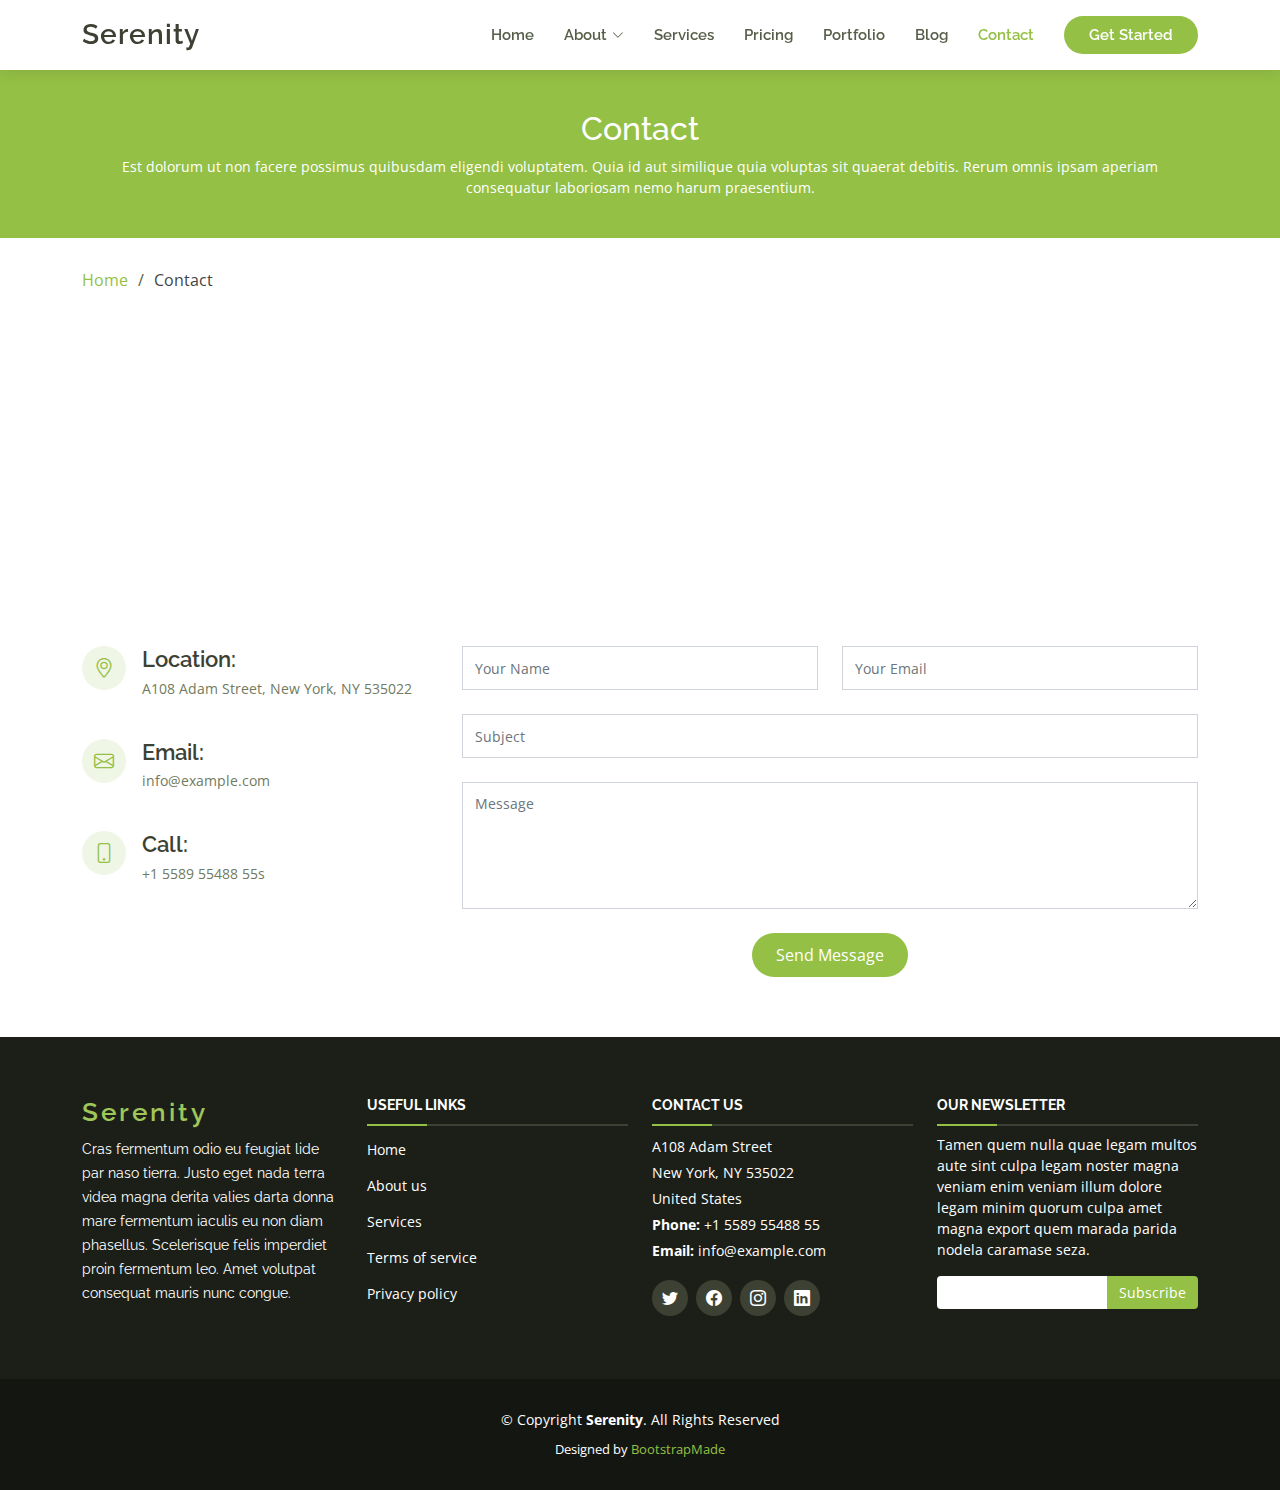
<file: contact.html>
<!DOCTYPE html>
<html lang="en">

<head>
  <meta charset="utf-8">
  <meta content="width=device-width, initial-scale=1.0" name="viewport">

  <title>Contact - Serenity Bootstrap Template</title>
  <meta content="" name="description">
  <meta content="" name="keywords">

  <!-- Favicons -->
  <link href="assets/img/favicon.png" rel="icon">
  <link href="assets/img/apple-touch-icon.png" rel="apple-touch-icon">

  <!-- Google Fonts -->
  <link href="https://fonts.googleapis.com/css?family=Open+Sans:300,300i,400,400i,600,600i,700,700i|Raleway:300,300i,400,400i,500,500i,600,600i,700,700i|Poppins:300,300i,400,400i,500,500i,600,600i,700,700i" rel="stylesheet">

  <!-- Vendor CSS Files -->
  <link href="assets/vendor/aos/aos.css" rel="stylesheet">
  <link href="assets/vendor/bootstrap/css/bootstrap.min.css" rel="stylesheet">
  <link href="assets/vendor/bootstrap-icons/bootstrap-icons.css" rel="stylesheet">
  <link href="assets/vendor/boxicons/css/boxicons.min.css" rel="stylesheet">
  <link href="assets/vendor/glightbox/css/glightbox.min.css" rel="stylesheet">
  <link href="assets/vendor/swiper/swiper-bundle.min.css" rel="stylesheet">

  <!-- Template Main CSS File -->
  <link href="assets/css/style.css" rel="stylesheet">

  <!-- =======================================================
  * Template Name: Serenity
  * Updated: Mar 10 2023 with Bootstrap v5.2.3
  * Template URL: https://bootstrapmade.com/serenity-bootstrap-corporate-template/
  * Author: BootstrapMade.com
  * License: https://bootstrapmade.com/license/
  ======================================================== -->
</head>

<body>

  <!-- ======= Header ======= -->
  <header id="header" class="fixed-top d-flex align-items-center">
    <div class="container d-flex align-items-center justify-content-between">

      <div class="logo">
        <h1 class="text-light"><a href="index.html">Serenity</a></h1>
        <!-- Uncomment below if you prefer to use an image logo -->
        <!-- <a href="index.html"><img src="assets/img/logo.png" alt="" class="img-fluid"></a>-->
      </div>

      <nav id="navbar" class="navbar">
        <ul>
          <li><a href="index.html">Home</a></li>
          <li class="dropdown"><a href="#"><span>About</span> <i class="bi bi-chevron-down"></i></a>
            <ul>
              <li><a href="about.html">About</a></li>
              <li><a href="team.html">Team</a></li>
              <li class="dropdown"><a href="#"><span>Deep Drop Down</span> <i class="bi bi-chevron-right"></i></a>
                <ul>
                  <li><a href="#">Deep Drop Down 1</a></li>
                  <li><a href="#">Deep Drop Down 2</a></li>
                  <li><a href="#">Deep Drop Down 3</a></li>
                  <li><a href="#">Deep Drop Down 4</a></li>
                  <li><a href="#">Deep Drop Down 5</a></li>
                </ul>
              </li>
            </ul>
          </li>
          <li><a href="services.html">Services</a></li>
          <li><a href="pricing.html">Pricing</a></li>
          <li><a href="portfolio.html">Portfolio</a></li>
          <li><a href="blog.html">Blog</a></li>
          <li><a class="active" href="contact.html">Contact</a></li>

          <li><a class="getstarted" href="about.html">Get Started</a></li>
        </ul>
        <i class="bi bi-list mobile-nav-toggle"></i>
      </nav><!-- .navbar -->

    </div>
  </header><!-- End Header -->

  <main id="main">

    <!-- ======= Breadcrumbs ======= -->
    <section id="breadcrumbs" class="breadcrumbs">
      <div class="breadcrumb-hero">
        <div class="container">
          <div class="breadcrumb-hero">
            <h2>Contact</h2>
            <p>Est dolorum ut non facere possimus quibusdam eligendi voluptatem. Quia id aut similique quia voluptas sit quaerat debitis. Rerum omnis ipsam aperiam consequatur laboriosam nemo harum praesentium. </p>
          </div>
        </div>
      </div>
      <div class="container">
        <ol>
          <li><a href="index.html">Home</a></li>
          <li>Contact</li>
        </ol>
      </div>
    </section><!-- End Breadcrumbs -->

    <!-- ======= Contact Section ======= -->
    <section id="contact" class="contact">
      <div class="container">

        <div>
          <iframe style="border:0; width: 100%; height: 270px;" src="https://www.google.com/maps/embed?pb=!1m14!1m8!1m3!1d12097.433213460943!2d-74.0062269!3d40.7101282!3m2!1i1024!2i768!4f13.1!3m3!1m2!1s0x0%3A0xb89d1fe6bc499443!2sDowntown+Conference+Center!5e0!3m2!1smk!2sbg!4v1539943755621" frameborder="0" allowfullscreen></iframe>
        </div>

        <div class="row mt-5">

          <div class="col-lg-4" data-aos="fade-right">
            <div class="info">
              <div class="address">
                <i class="bi bi-geo-alt"></i>
                <h4>Location:</h4>
                <p>A108 Adam Street, New York, NY 535022</p>
              </div>

              <div class="email">
                <i class="bi bi-envelope"></i>
                <h4>Email:</h4>
                <p>info@example.com</p>
              </div>

              <div class="phone">
                <i class="bi bi-phone"></i>
                <h4>Call:</h4>
                <p>+1 5589 55488 55s</p>
              </div>

            </div>

          </div>

          <div class="col-lg-8 mt-5 mt-lg-0" data-aos="fade-left">

            <form action="forms/contact.php" method="post" role="form" class="php-email-form">
              <div class="row">
                <div class="col-md-6 form-group">
                  <input type="text" name="name" class="form-control" id="name" placeholder="Your Name" required>
                </div>
                <div class="col-md-6 form-group mt-3 mt-md-0">
                  <input type="email" class="form-control" name="email" id="email" placeholder="Your Email" required>
                </div>
              </div>
              <div class="form-group mt-3">
                <input type="text" class="form-control" name="subject" id="subject" placeholder="Subject" required>
              </div>
              <div class="form-group mt-3">
                <textarea class="form-control" name="message" rows="5" placeholder="Message" required></textarea>
              </div>
              <div class="my-3">
                <div class="loading">Loading</div>
                <div class="error-message"></div>
                <div class="sent-message">Your message has been sent. Thank you!</div>
              </div>
              <div class="text-center"><button type="submit">Send Message</button></div>
            </form>

          </div>

        </div>

      </div>
    </section><!-- End Contact Section -->

  </main><!-- End #main -->

  <!-- ======= Footer ======= -->
  <footer id="footer">
    <div class="footer-top">
      <div class="container">
        <div class="row">

          <div class="col-lg-3 col-md-6 footer-info">
            <h3>Serenity</h3>
            <p>Cras fermentum odio eu feugiat lide par naso tierra. Justo eget nada terra videa magna derita valies darta donna mare fermentum iaculis eu non diam phasellus. Scelerisque felis imperdiet proin fermentum leo. Amet volutpat consequat mauris nunc congue.</p>
          </div>

          <div class="col-lg-3 col-md-6 footer-links">
            <h4>Useful Links</h4>
            <ul>
              <li><a href="#">Home</a></li>
              <li><a href="#">About us</a></li>
              <li><a href="#">Services</a></li>
              <li><a href="#">Terms of service</a></li>
              <li><a href="#">Privacy policy</a></li>
            </ul>
          </div>

          <div class="col-lg-3 col-md-6 footer-contact">
            <h4>Contact Us</h4>
            <p>
              A108 Adam Street <br>
              New York, NY 535022<br>
              United States <br>
              <strong>Phone:</strong> +1 5589 55488 55<br>
              <strong>Email:</strong> info@example.com<br>
            </p>

            <div class="social-links">
              <a href="#" class="twitter"><i class="bi bi-twitter"></i></a>
              <a href="#" class="facebook"><i class="bi bi-facebook"></i></a>
              <a href="#" class="instagram"><i class="bi bi-instagram"></i></a>
              <a href="#" class="linkedin"><i class="bi bi-linkedin"></i></a>
            </div>

          </div>

          <div class="col-lg-3 col-md-6 footer-newsletter">
            <h4>Our Newsletter</h4>
            <p>Tamen quem nulla quae legam multos aute sint culpa legam noster magna veniam enim veniam illum dolore legam minim quorum culpa amet magna export quem marada parida nodela caramase seza.</p>
            <form action="" method="post">
              <input type="email" name="email"><input type="submit" value="Subscribe">
            </form>
          </div>

        </div>
      </div>
    </div>

    <div class="container">
      <div class="copyright">
        &copy; Copyright <strong><span>Serenity</span></strong>. All Rights Reserved
      </div>
      <div class="credits">
        <!-- All the links in the footer should remain intact. -->
        <!-- You can delete the links only if you purchased the pro version. -->
        <!-- Licensing information: https://bootstrapmade.com/license/ -->
        <!-- Purchase the pro version with working PHP/AJAX contact form: https://bootstrapmade.com/serenity-bootstrap-corporate-template/ -->
        Designed by <a href="https://bootstrapmade.com/">BootstrapMade</a>
      </div>
    </div>
  </footer><!-- End Footer -->

  <a href="#" class="back-to-top d-flex align-items-center justify-content-center"><i class="bi bi-arrow-up-short"></i></a>

  <!-- Vendor JS Files -->
  <script src="assets/vendor/purecounter/purecounter_vanilla.js"></script>
  <script src="assets/vendor/aos/aos.js"></script>
  <script src="assets/vendor/bootstrap/js/bootstrap.bundle.min.js"></script>
  <script src="assets/vendor/glightbox/js/glightbox.min.js"></script>
  <script src="assets/vendor/isotope-layout/isotope.pkgd.min.js"></script>
  <script src="assets/vendor/swiper/swiper-bundle.min.js"></script>
  <script src="assets/vendor/waypoints/noframework.waypoints.js"></script>
  <script src="assets/vendor/php-email-form/validate.js"></script>

  <!-- Template Main JS File -->
  <script src="assets/js/main.js"></script>

</body>

</html>
</file>
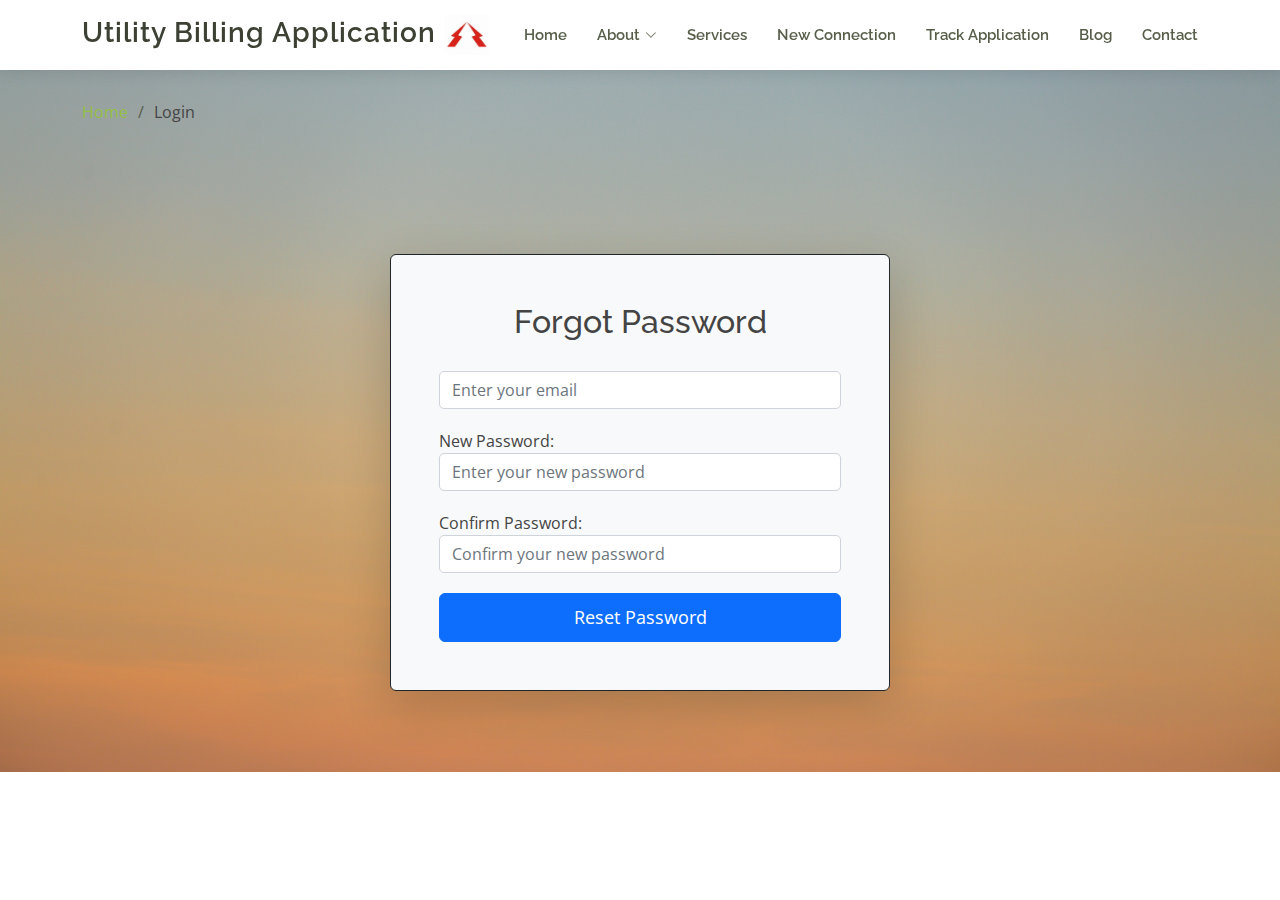
<file: forgotPassword.html>
<!DOCTYPE html>
<html lang="en">

<head>
  <meta charset="utf-8">
  <meta content="width=device-width, initial-scale=1.0" name="viewport">

  <title>About - Serenity Bootstrap Template</title>
  <meta content="" name="description">
  <meta content="" name="keywords">

  <!-- Favicons -->
  <link href="assets/img/favicon.png" rel="icon">
  <link href="assets/img/apple-touch-icon.png" rel="apple-touch-icon">

  <!-- Google Fonts -->
  <link href="https://fonts.googleapis.com/css?family=Open+Sans:300,300i,400,400i,600,600i,700,700i|Raleway:300,300i,400,400i,500,500i,600,600i,700,700i|Poppins:300,300i,400,400i,500,500i,600,600i,700,700i" rel="stylesheet">

  <!-- Vendor CSS Files -->
  <link href="assets/vendor/aos/aos.css" rel="stylesheet">
  <link href="assets/vendor/bootstrap/css/bootstrap.min.css" rel="stylesheet">
  <link href="assets/vendor/bootstrap-icons/bootstrap-icons.css" rel="stylesheet">
  <link href="assets/vendor/boxicons/css/boxicons.min.css" rel="stylesheet">
  <link href="assets/vendor/glightbox/css/glightbox.min.css" rel="stylesheet">
  <link href="assets/vendor/swiper/swiper-bundle.min.css" rel="stylesheet">

  <!-- Template Main CSS File -->
  <link href="assets/css/style.css" rel="stylesheet">
  <style>
    .backgroundImg{
      background-image: url("assets/img/login.jpg");
      background-size: cover;
      background-position: center;
      background-repeat: no-repeat;
      margin-left: auto;
      margin-right: auto;
    }
    .container1 {
            max-width: 500px;
            margin: 0 auto;
            border-color: black;
            margin-top: 100px;
        }

        .error-message {
            color: red;
            margin-top: 5px;
        }

        .success-message {
            color: green;
            text-align: center;
            margin-top: 20px;
            font-size: 24px;
        }

        .form-header {
            text-align: center;
            margin-bottom: 30px;
        }

        .form-group {
            margin-bottom: 20px;
        }

        .form-control {
            border-radius: 5px;
        }

        .btn-primary {
            width: 100%;
            padding: 10px;
            font-size: 18px;
        }
</style>
</head>

<body class="backgroundImg">

  <!-- ======= Header ======= -->
  <header id="header" class="fixed-top d-flex align-items-center">
    <div class="container d-flex align-items-center justify-content-between">

      <div class="logo">
        <h1 class="text-light"><a href="index.html">Utility Billing Application</a>
          <a href="index.html"><img src="assets/img/logo.png" alt="" class="img-fluid"></a></h1>
      </div>

      <nav id="navbar" class="navbar">
        <ul>
          <li><a href="index.html">Home</a></li>
          <li class="dropdown"><a href="#"><span>About</span> <i class="bi bi-chevron-down"></i></a>
            <ul>
              <li><a class="active" href="about.html">About</a></li>
              <li><a href="team.html">Team</a></li>
            </ul>
          </li>
          <li><a href="services.html">Services</a></li>
          <li><a href="newConnection.html">New Connection</a></li>
          <li><a href="TrackApplication.html">Track Application</a></li>
          <li><a href="blog.html">Blog</a></li>
          <li><a href="contact.html">Contact</a></li>
        </ul>
        <i class="bi bi-list mobile-nav-toggle"></i>
      </nav><!-- .navbar -->
    </div>
  </header><!-- End Header -->

  <main id="main">

    <!-- ======= Breadcrumbs ======= -->
    <section id="breadcrumbs" class="breadcrumbs">
     
      <div class="container">
        <ol>
          <li><a href="index.html">Home</a></li>
          <li>Login</li>
        </ol>
      </div>
    </section><!-- End Breadcrumbs -->
    <div class="container1">
        <div class="shadow-lg p-lg-5 border-dark border rounded bg-light ">
            <form id="forgotPasswordForm" class="fa-border" onsubmit="return validateForm()">
                <h2 class="form-header border-2">Forgot Password</h2>
                <div class="form-group">
                    <input type="email" class="form-control" id="email" placeholder="Enter your email" required>
                    <div id="emailError" class="error-message"></div>
                </div>
                <div id="newPasswordFields">
                    <div class="form-group">
                        <label for="newPassword">New Password:</label>
                        <input type="password" class="form-control" id="newPassword"
                            placeholder="Enter your new password">
                    </div>
                    <div class="form-group">
                        <label for="confirmPassword">Confirm Password:</label>
                        <input type="password" class="form-control" id="confirmPassword"
                            placeholder="Confirm your new password">
                        <div id="confirmPasswordError" class="error-message"></div>
                    </div>
                </div>
                <button type="submit" class="btn btn-primary">Reset Password</button>
            </form>
        </div>
    </div>
  

    <script src="assets/js/forgotPassword.js"></script>
   
</script>
</body>

</html>
</file>
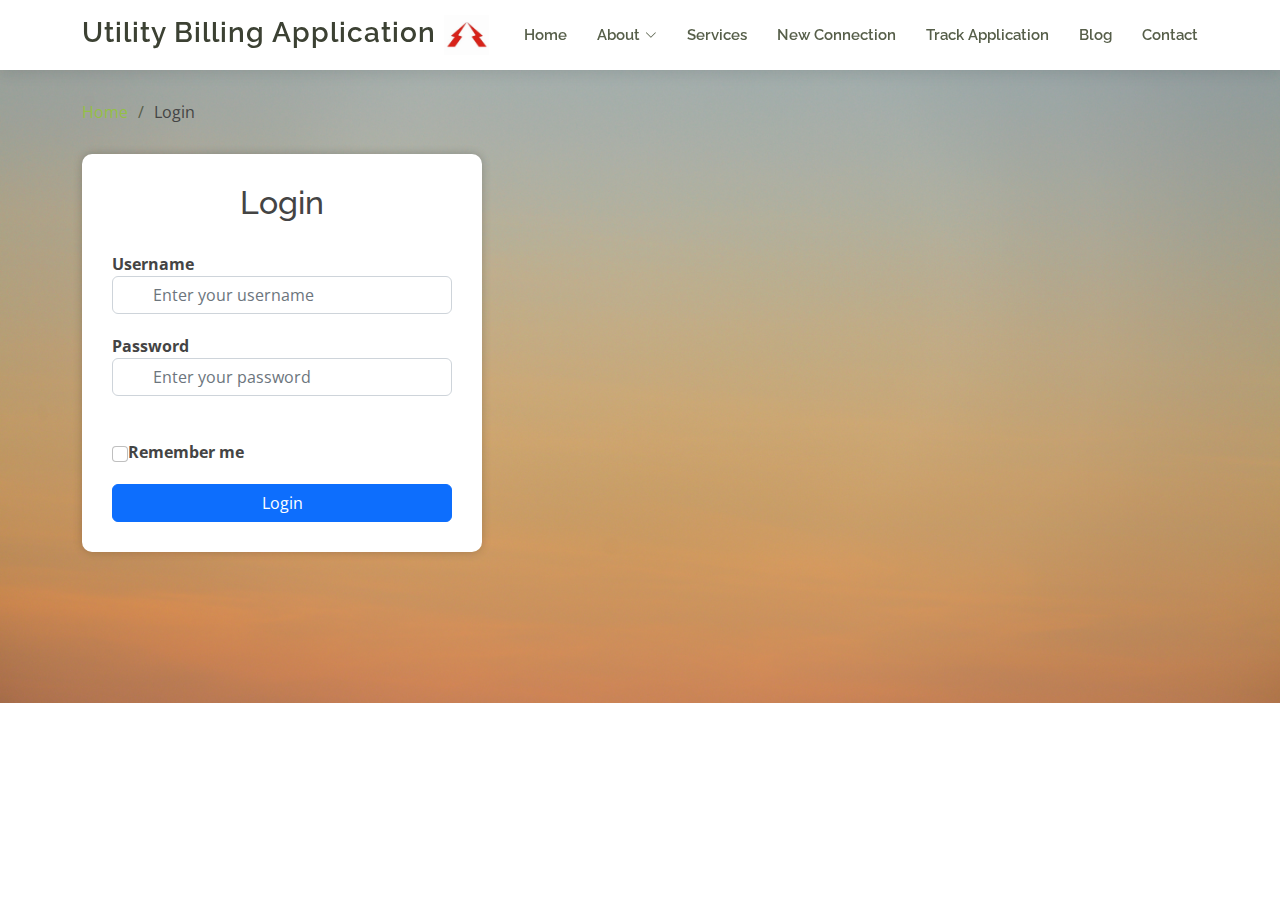
<file: Login.html>
<!DOCTYPE html>
<html lang="en">

<head>
  <meta charset="utf-8">
  <meta content="width=device-width, initial-scale=1.0" name="viewport">

  <title>About - Serenity Bootstrap Template</title>
  <meta content="" name="description">
  <meta content="" name="keywords">

  <!-- Favicons -->
  <link href="assets/img/favicon.png" rel="icon">
  <link href="assets/img/apple-touch-icon.png" rel="apple-touch-icon">

  <!-- Google Fonts -->
  <link href="https://fonts.googleapis.com/css?family=Open+Sans:300,300i,400,400i,600,600i,700,700i|Raleway:300,300i,400,400i,500,500i,600,600i,700,700i|Poppins:300,300i,400,400i,500,500i,600,600i,700,700i" rel="stylesheet">

  <!-- Vendor CSS Files -->
  <link href="assets/vendor/aos/aos.css" rel="stylesheet">
  <link href="assets/vendor/bootstrap/css/bootstrap.min.css" rel="stylesheet">
  <link href="assets/vendor/bootstrap-icons/bootstrap-icons.css" rel="stylesheet">
  <link href="assets/vendor/boxicons/css/boxicons.min.css" rel="stylesheet">
  <link href="assets/vendor/glightbox/css/glightbox.min.css" rel="stylesheet">
  <link href="assets/vendor/swiper/swiper-bundle.min.css" rel="stylesheet">

  <!-- Template Main CSS File -->
  <link href="assets/css/style.css" rel="stylesheet">
  <style>
    .backgroundImg{
      background-image: url("assets/img/login.jpg");
      background-size: cover;
      background-position: center;
      background-repeat: no-repeat;
      margin-left: auto;
      margin-right: auto;
    }
    .login-form {
        background-color: white;
        padding: 30px;
        border-radius: 10px;
        box-shadow: 0 0 10px rgba(0, 0, 0, 0.2);
        max-width: 400px;
        width: 100%;
    }

    .login-form h2 {
        text-align: center;
        margin-bottom: 30px;
    }

    .login-form .form-group {
        position: relative;
        margin-bottom: 20px;
    }

    .login-form .form-group label {
        font-weight: bold;
    }

    .login-form .form-control {
        padding-left: 40px;
    }

    .login-form .form-control:focus {
        box-shadow: none;
    }

    .login-form .error-text {
        color: #ff0707;
        position: absolute;
        bottom: -20px;
    }

    .login-form .remember-me {
        display: flex;
        align-items: center;
        margin-bottom: 20px;
    }

    .login-form button[type="submit"] {
        width: 100%;
    }
</style>
</head>

<body class="backgroundImg">

  <!-- ======= Header ======= -->
  <header id="header" class="fixed-top d-flex align-items-center">
    <div class="container d-flex align-items-center justify-content-between">

      <div class="logo">
        <h1 class="text-light"><a href="index.html">Utility Billing Application</a>
          <a href="index.html"><img src="assets/img/logo.png" alt="" class="img-fluid"></a></h1>
      </div>

      <nav id="navbar" class="navbar">
        <ul>
          <li><a href="index.html">Home</a></li>
          <li class="dropdown"><a href="#"><span>About</span> <i class="bi bi-chevron-down"></i></a>
            <ul>
              <li><a class="active" href="about.html">About</a></li>
              <li><a href="team.html">Team</a></li>
            </ul>
          </li>
          <li><a href="services.html">Services</a></li>
          <li><a href="newConnection.html">New Connection</a></li>
          <li><a href="TrackApplication.html">Track Application</a></li>
          <li><a href="blog.html">Blog</a></li>
          <li><a href="contact.html">Contact</a></li>
        </ul>
        <i class="bi bi-list mobile-nav-toggle"></i>
      </nav><!-- .navbar -->
    </div>
  </header><!-- End Header -->

  <main id="main">

    <!-- ======= Breadcrumbs ======= -->
    <section id="breadcrumbs" class="breadcrumbs">
     
      <div class="container">
        <ol>
          <li><a href="index.html">Home</a></li>
          <li>Login</li>
        </ol>
      </div>
    </section><!-- End Breadcrumbs -->
    <div class="container align-content-center">
      <div class="login-form">
          <h2>Login</h2>
          <form id="loginForm">
              <div class="form-group">
                  <label for="username">Username</label>
                  <input type="text" class="form-control" id="username" placeholder="Enter your username" >
                  <small class="error-text" id="usernameError"></small>
              </div>
              <div class="form-group">
                  <label for="password">Password</label>
                  <input type="password" class="form-control" id="password" placeholder="Enter your password" >
                  <br><small class="error-text" id="passwordError"></small>
              </div>
              <div class="form-group remember-me">
                  <input type="checkbox" class="form-check-input" id="rememberMe">
                  <label class="form-check-label" for="rememberMe">Remember me</label>
              </div>
              <button type="submit" class="btn btn-primary">Login</button>
          </form>
      </div>
  </div>

  <script>
    document.getElementById("loginForm").addEventListener("submit", function(e) {
        e.preventDefault();

        // Reset error messages
        document.getElementById("usernameError").innerText = "";
        document.getElementById("passwordError").innerText = "";

        // Retrieve form values
        var username = document.getElementById("username").value.trim();
        var password = document.getElementById("password").value;

        // Validation conditions
        var isValid = true;

        if (username === "") {
            isValid = false;
            document.getElementById("usernameError").innerText = "Username is required.";
        } else if (username.length < 8 || username.length > 64) {
            isValid = false;
            document.getElementById("usernameError").innerText = "Username must be between 8 and 64 characters.";
        } else if (/\s/.test(username)) {
            isValid = false;
            document.getElementById("usernameError").innerText = "Username must not contain spaces.";
        }

        if (password === "") {
            isValid = false;
            document.getElementById("passwordError").innerText = "Password is required.";
        } else if (password.length < 8 || password.length > 64) {
            isValid = false;
            document.getElementById("passwordError").innerText = "Password must be between 8 and 64 characters.";
        } else if (/\s/.test(password)) {
            isValid = false;
            document.getElementById("passwordError").innerText = "Password must not contain spaces.";
        } else if (!/\d/.test(password) || !/[!@#$%^&*]/.test(password)) {
            isValid = false;
            document.getElementById("passwordError").innerText = "Password must contain a number and a special character.";
        }

        // If form is valid, submit or show error
        if (isValid) {
            //save user data to local storage if remember me checkbox is checked
            if (document.getElementById("rememberMe").checked) {
            localStorage.setItem("username", username);
            localStorage.setItem("password", password);
        }

            alert("Form submitted successfully!");
            document.getElementById("loginForm").submit(); // Uncomment this line to actually submit the form
        } else {
            // Scroll to the top of the form
            window.scrollTo({
                top: document.getElementById("loginForm").offsetTop,
                behavior: "smooth"
            });
        }

         // Fill in the username and password from local storage if available
         window.addEventListener("DOMContentLoaded", function() {
        var savedUsername = localStorage.getItem("username");
        var savedPassword = localStorage.getItem("password");

        if (savedUsername && savedPassword) {
            document.getElementById("username").value = savedUsername;
            document.getElementById("password").value = savedPassword;
            document.getElementById("rememberMe").checked = true;
        }
    });
    });
</script>
</body>

</html>
</file>
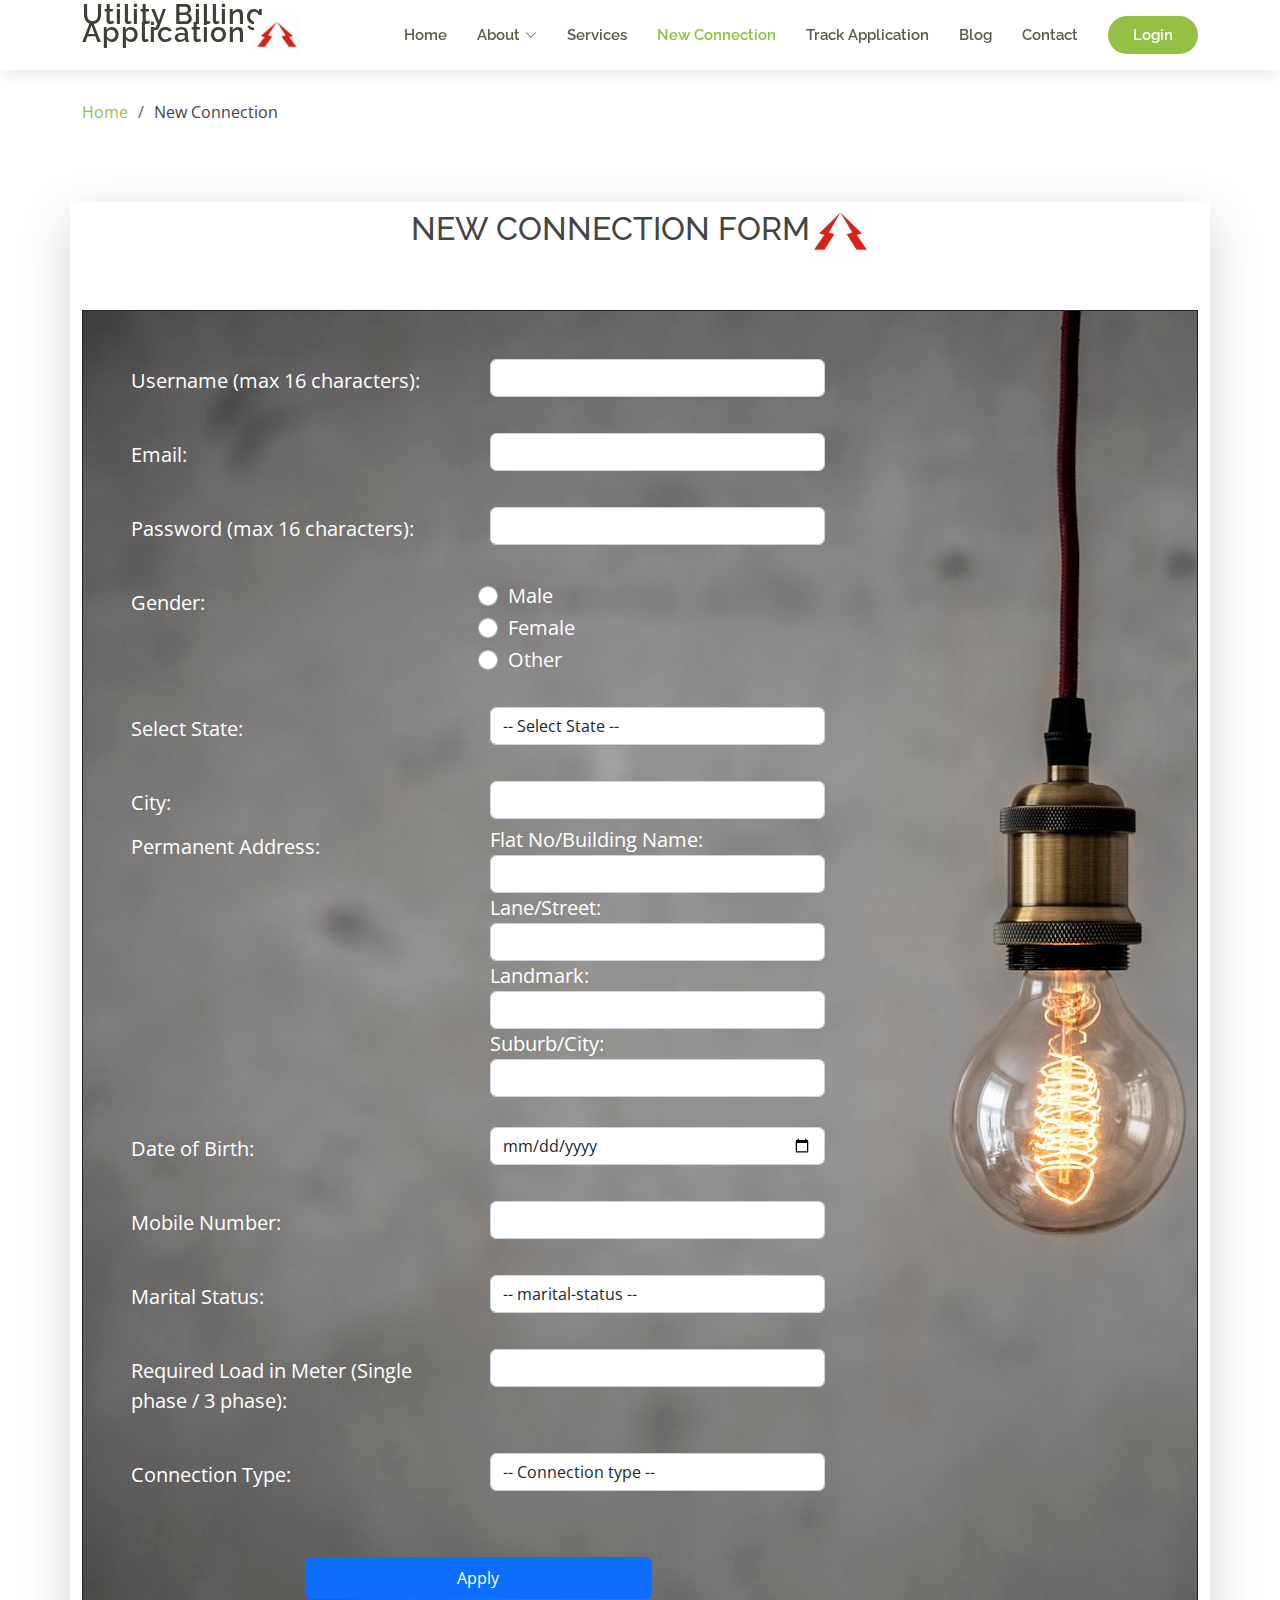
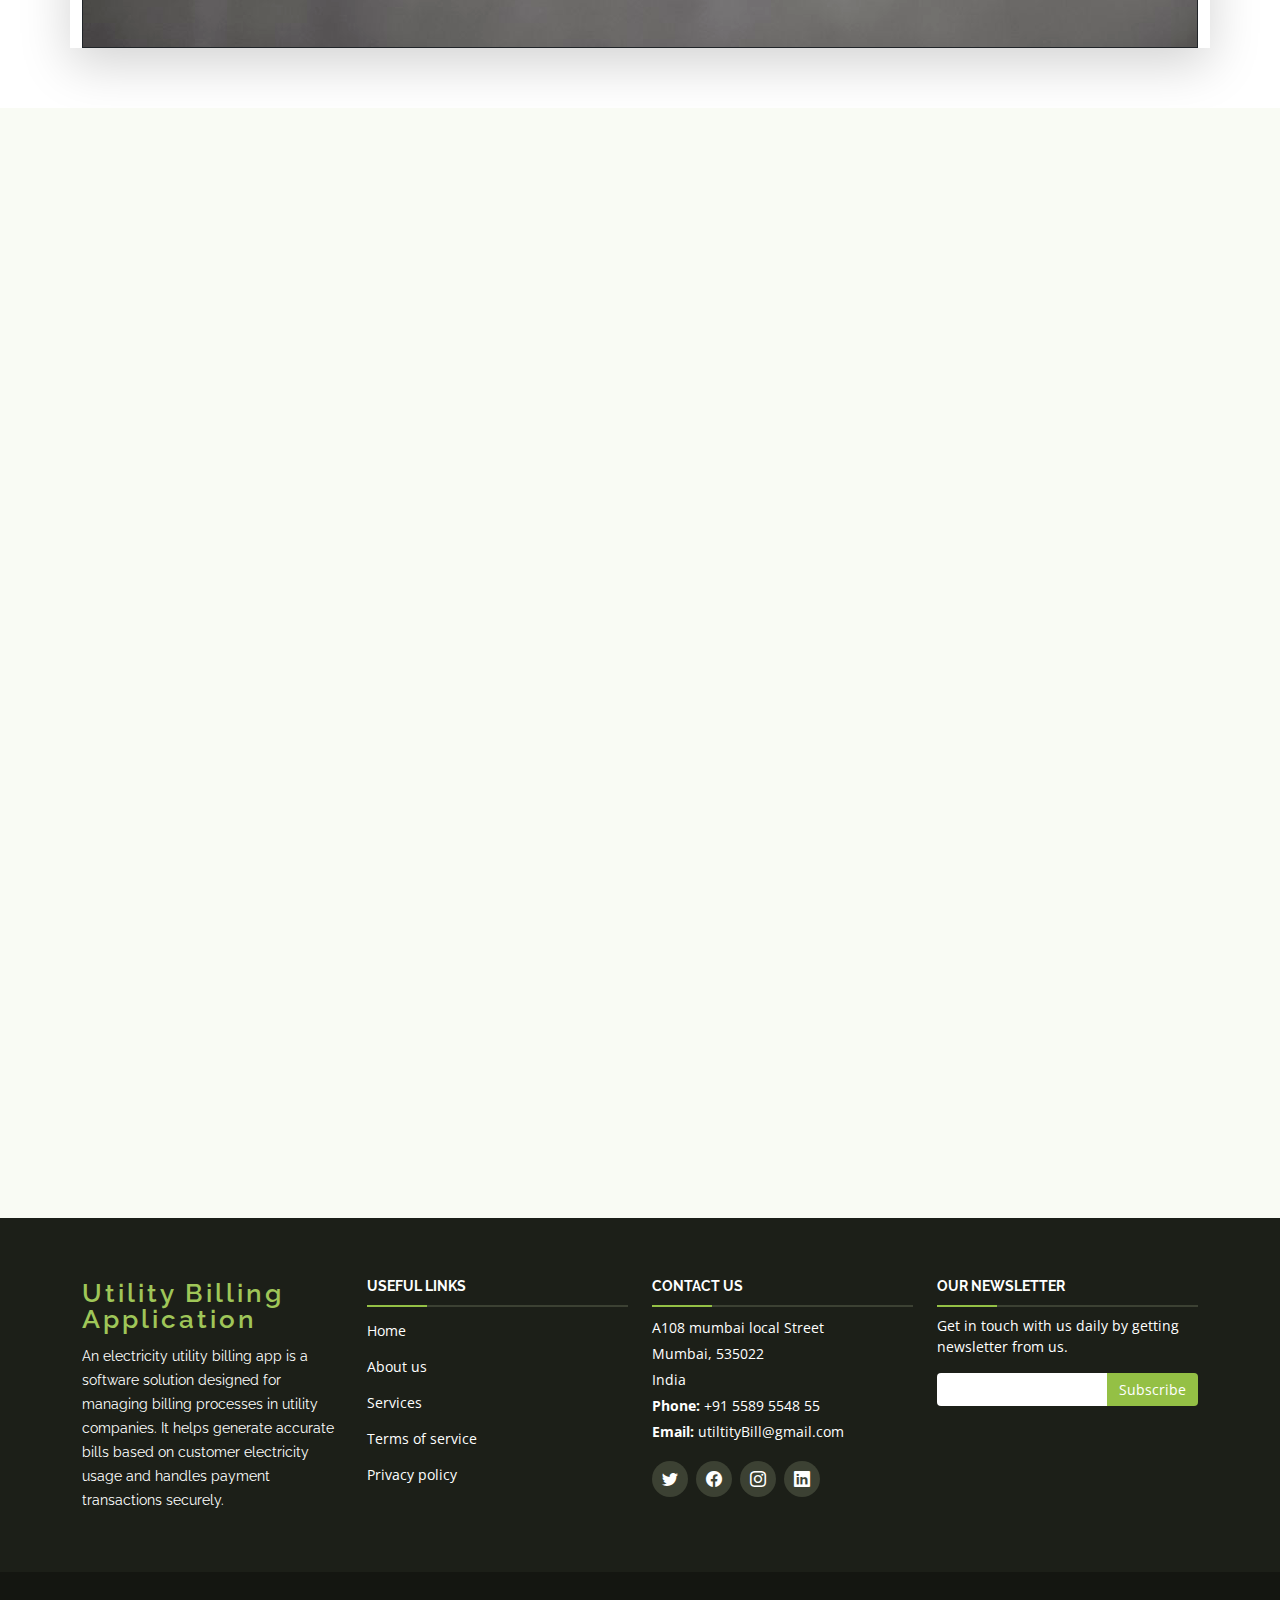
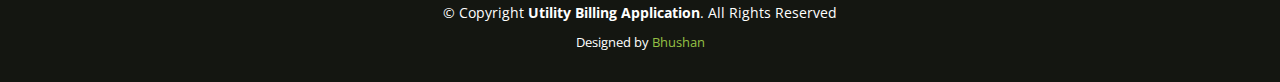
<file: newConnection.html>
<!DOCTYPE html>
<html lang="en">

<head>
  <meta charset="utf-8">
  <meta content="width=device-width, initial-scale=1.0" name="viewport">

  <title>Utility Billing</title>
  <meta content="" name="description">
  <meta content="" name="keywords">

  <!-- Favicons -->
  <link href="assets/img/favicon.png" rel="icon">
  <link href="assets/img/apple-touch-icon.png" rel="apple-touch-icon">

  <!-- Google Fonts -->
  <link href="https://fonts.googleapis.com/css?family=Open+Sans:300,300i,400,400i,600,600i,700,700i|Raleway:300,300i,400,400i,500,500i,600,600i,700,700i|Poppins:300,300i,400,400i,500,500i,600,600i,700,700i" rel="stylesheet">

  <!-- Vendor CSS Files -->
  <link href="assets/vendor/aos/aos.css" rel="stylesheet">
  <link href="assets/vendor/bootstrap/css/bootstrap.min.css" rel="stylesheet">
  <link href="assets/vendor/bootstrap-icons/bootstrap-icons.css" rel="stylesheet">
  <link href="assets/vendor/boxicons/css/boxicons.min.css" rel="stylesheet">
  <link href="assets/vendor/glightbox/css/glightbox.min.css" rel="stylesheet">
  <link href="assets/vendor/swiper/swiper-bundle.min.css" rel="stylesheet">

  <!-- Template Main CSS File -->
  <link href="assets/css/style.css" rel="stylesheet">
     
  <!--background of bulb-->
 <style>
    .background {
      background-image: url("assets/img/Background.jpg");
      display:flex;
      margin-left: auto;
      margin-right: auto;
      font-size: 20px;
      color: white;
    }

  </style>
  <!-- =======================================================
  * Template Name: Serenity
  * Updated: Mar 10 2023 with Bootstrap v5.2.3
  * Template URL: https://bootstrapmade.com/serenity-bootstrap-corporate-template/
  * Author: BootstrapMade.com
  * License: https://bootstrapmade.com/license/
  ======================================================== -->
</head>

<body>

  <!-- ======= Header ======= -->
  <header id="header" class="fixed-top d-flex align-items-center">
    <div class="container d-flex align-items-center justify-content-between">

      <div class="logo">
        <h1 class="text-light"><a href="index.html">Utility Billing Application</a>
          <a href="index.html"><img src="assets/img/logo.png" alt="" class="img-fluid"></a></h1>
      </div>

      <nav id="navbar" class="navbar">
        <ul>
          <li><a href="index.html">Home</a></li>
          <li class="dropdown"><a href="#"><span>About</span> <i class="bi bi-chevron-down"></i></a>
            <ul>
              <li><a href="about.html">About</a></li>
              <li><a href="team.html">Team</a></li>
            </ul>
          </li>
          <li><a href="services.html">Services</a></li>
          <li><a class="active" href="newConnection.html">New Connection</a></li>
          <li><a href="TrackApplication.html">Track Application</a></li>
          <li><a href="blog.html">Blog</a></li>
          <li><a href="contact.html">Contact</a></li>
          <li><a class="getstarted" href="Login.html">Login</a></li>
        </ul>
        <i class="bi bi-list mobile-nav-toggle"></i>
      </nav><!-- .navbar -->

    </div>
  </header><!-- End Header -->

  <main id="main">
    <!-- ======= Breadcrumbs ======= -->
    <section id="breadcrumbs" class="breadcrumbs">
      
      <div class="container">
        <ol>
          <li><a href="index.html">Home</a></li>
          <li>New Connection</li>
        </ol>
      </div>
    </section><!-- End Breadcrumbs -->

    <!-- ======= connection Section ======= -->
    <section id="pricing" class="pricing">
      <div class="container shadow-lg">

        <h2 class="text-center mt-5 font-weight-bolder text-uppercase text">New Connection Form<i><img src="assets/img/logo.png" alt="symbol-of-mahavitaran" width="60px" height="60px"></i></h2>
    
        <fieldset class="border border-dark  p-5 mt-5 background">
          <form id="signup-form">
            <div class="form-group row">
                <label for="username" class="col-sm-6 col-form-label">Username (max 16 characters):</label>
                <div class="col-sm-6">
                  <input type="text" class="form-control" id="username" name="username" oninput="validateUsername()" required>
                  <small id="username-error" class="text-warning"></small>
                </div>
            </div>
            <div><br></div>

            <div class="form-group row">
                <label for="email" class="col-sm-6 col-form-label">Email:</label>
                <div class="col-sm-6">
                  <input type="email" class="form-control" name="email" id="email" required>
                </div>
            </div>
            <div><br></div>

            <div class="form-group row">
                <label for="password" class="col-sm-6 col-form-label">Password (max 16 characters):</label>
                <div class="col-sm-6">
                    <input type="password" class="form-control" id="password" name="password" oninput="validatePassword()" required>
                    <small id="password-error" class="text-warning"></small>
                </div>   
            </div>
            <div><br></div>

            <div class="form-group row">
                <label for="gender" class="col-sm-6 col-form-label">Gender:</label>
                <div class="col-sm-6">
                    <div class=" form-group row">
                        <div class="form-check">
                            <input type="radio" class="form-check-input" id="radio1" name="gender" value="Male" required>
                            <label class="form-check-label" for="radio1">Male&ensp;&ensp;&ensp;&ensp;</label>
                          </div>
                          <div class="form-check">
                            <input type="radio" class="form-check-input" id="radio2" name="gender" value="Female">
                            <label class="form-check-label" for="radio2">Female&ensp;&ensp;&ensp;&ensp;</label>
                          </div>
                          <div class="form-check">
                            <input type="radio" class="form-check-input" id="radio3" name="gender" value="Other">
                            <label class="form-check-label" for="radio3">Other&ensp;&ensp;&ensp;&ensp;</label>
                          </div>
                    </div>
                </div>
            </div>
            <div><br></div>

            <div class="form-group row">
                <label for="state" class="col-sm-6 col-form-label">Select State:</label>
                <div class="col-sm-6">
                    <select class="form-control" name="state" id="state" required>
                        <option value="">-- Select State --</option>
                        <option value="Andhra Pradesh">Andhra Pradesh</option>
                        <option value="Arunachal Pradesh">Arunachal Pradesh</option>
                        <option value="Assam">Assam</option>
                        <option value="Bihar">Bihar</option>
                        <option value="Chhattisgarh">Chhattisgarh</option>
                        <option value="Goa">Goa</option>
                        <option value="Gujarat">Gujarat</option>
                        <option value="Haryana">Haryana</option>
                        <option value="Himachal Pradesh">Himachal Pradesh</option>
                        <option value="Jharkhand">Jharkhand</option>
                        <option value="Karnataka">Karnataka</option>
                        <option value="Kerala">Kerala</option>
                        <option value="Madhya Pradesh">Madhya Pradesh</option>
                        <option value="Maharashtra">Maharashtra</option>
                        <option value="Manipur">Manipur</option>
                        <option value="Meghalaya">Meghalaya</option>
                        <option value="Mizoram">Mizoram</option>
                        <option value="Nagaland">Nagaland</option>
                        <option value="Odisha">Odisha</option>
                        <option value="Punjab">Punjab</option>
                        <option value="Rajasthan">Rajasthan</option>
                        <option value="Sikkim">Sikkim</option>
                        <option value="Tamil Nadu">Tamil Nadu</option>
                        <option value="Telangana">Telangana</option>
                        <option value="Tripura">Tripura</option>
                        <option value="Uttar Pradesh">Uttar Pradesh</option>
                        <option value="Uttarakhand">Uttarakhand</option>
                        <option value="West Bengal">West Bengal</option>
                        <option value="Andaman and Nicobar Islands">Andaman and Nicobar Islands</option>
                        <option value="Chandigarh">Chandigarh</option>
                        <option value="Dadra and Nagar Haveli">Dadra and Nagar Haveli</option>
                        <option value="Daman and Diu">Daman and Diu</option>
                        <option value="Delhi">Delhi</option>
                        <option value="Lakshadweep">Lakshadweep</option>
                        <option value="Puducherry">Puducherry</option>
                      </select>
                </div>   
            </div>
            <div><br></div>

            <div class="form-group row">
                <label for="city" class="col-sm-6 col-form-label">City: </label>
                <div class="col-sm-6">
                    <input type="city" class="form-control" name="city" id="city" required>
                </div>   
            </div>
    
            <div class="form-group row">
                <label for="address" class="col-sm-6 col-form-label">Permanent Address: </label>
                <div class="col-sm-6">
                    <div class="form-group">
                        <label for="flat">Flat No/Building Name:</label>
                        <input type="text" name="building" class="form-control" id="flat" required>
                    </div>
                    <div class="form-group">
                        <label for="lane">Lane/Street:</label>
                        <input type="text" name="street" class="form-control" id="lane" required>
                    </div>
                    <div class="form-group">
                        <label for="landmark">Landmark:</label>
                        <input type="text" name="landmark" class="form-control" id="landmark" required>
                    </div>
                    <div class="form-group">
                         <label for="suburb">Suburb/City:</label>
                        <input type="text" name="city" class="form-control" id="suburb" required>
                    </div>            
               </div>   
            </div>
            <div><br></div>

            <div class="form-group row">
                <label class="col-sm-6 col-form-label" for="dob" >Date of Birth:</label>
                <div class="col-sm-6">
                   <input type="date" class="form-control" id="dob" name="dob" oninput="isDateMoreThan18YearsAgo()" required>
                   <small id="dob-error" class="text-warning"></small>
               </div>   
            </div>
            <div><br></div>

            <div class="form-group row">
                <label class="col-sm-6 col-form-label" for="phoneNo">Mobile Number:</label>
                <div class="col-sm-6">
                    <input type="tel" class="form-control" name="mobileNo" id="phoneNo" pattern="[0-9]{10}">
                </div>
            </div>
            <div><br></div>

    
            <div class="form-group row">
                <label class="col-sm-6 col-form-label" for="marital-status">Marital Status:</label>
                <div class="col-sm-6">
                    <select class="form-control" name="marital-status" id="marital-status">
                        <option value="">-- marital-status --</option>
                        <option value="Single">Single</option>
                        <option value="Married">Married</option>
                        <option value="Divorced">Divorced</option>
                        <option value="Widow/Widower">Widow/Widower</option>
                        <option value="Seperated">Seperated</option>
                    </select>
               </div>   
            </div>
            <div><br></div>

            <div class="form-group row">
                <label class="col-sm-6 col-form-label" for="load">Required Load in Meter (Single phase / 3 phase):</label>
                <div class="col-sm-6">
                    <input type="number" class="form-control" name="load" id="load" required>
                </div>
            </div>
            <div><br></div>

    
            <div class="form-group row">
                <label class="col-sm-6 col-form-label" for="Connection-type">Connection Type:</label>
                <div class="col-sm-6">
                    <select class="form-control" name="connection" id="Connection-type">
                        <option value="">-- Connection type --</option>
                        <option value="Commercial">Commercial</option>
                        <option value="Non-Commercial">Non-Commercial</option>
                    </select>
               </div>   
            </div>
            <br>
            <br>
            <div class="text-center">
                <button type="submit" class="btn btn-primary col-6 text-center p-2" id="submit-btn">Apply</button>
            </div>
            
          </form>
        </fieldset>
      </div>
    </section><!-- End Pricing Section -->

    <!-- ======= Frequently Asked Questions Section ======= -->
    <section id="faq" class="faq section-bg">
      <div class="container">

        <div class="section-title" data-aos="fade-up">
          <h2>Frequently Asked Questions</h2>
          <p>Here are some frequently asked questions from our consumers. And if you have any query or doubt then fell free to reach out to us.</p>
        </div>

        <div class="row faq-item d-flex align-items-stretch" data-aos="fade-up">
          <div class="col-lg-5">
            <i class="bx bx-help-circle"></i>
            <h4> How can I view my electricity bill online?</h4>
          </div>
          <div class="col-lg-7">
            <p>
              To view your electricity bill online, log in to your account on the electricity billing application. Navigate to the billing section or dashboard, where you should find a summary of your current bill. Click on the bill to view the detailed breakdown, including usage, charges, and payment due date.
            </p>
          </div>
        </div><!-- End F.A.Q Item-->

        <div class="row faq-item d-flex align-items-stretch" data-aos="fade-up" data-aos-delay="100">
          <div class="col-lg-5">
            <i class="bx bx-help-circle"></i>
            <h4>Can I make online payments for my electricity bill?</h4>
          </div>
          <div class="col-lg-7">
            <p>
              Yes, most electricity billing applications provide online payment options. You can typically make payments using various methods such as credit/debit cards, net banking, or digital wallets. Select the preferred payment method and follow the instructions to complete the transaction securely.
            </p>
          </div>
        </div><!-- End F.A.Q Item-->

        <div class="row faq-item d-flex align-items-stretch" data-aos="fade-up" data-aos-delay="200">
          <div class="col-lg-5">
            <i class="bx bx-help-circle"></i>
            <h4>How can I track my electricity consumption using the billing application?</h4>
          </div>
          <div class="col-lg-7">
            <p>
              The electricity billing application often offers features to monitor your consumption. Look for sections like "Usage History" or "Consumption Trends" in your account dashboard. Here, you can view graphical representations of your electricity usage over time, compare it with previous periods, and identify trends or patterns.
            </p>
          </div>
        </div><!-- End F.A.Q Item-->

        <div class="row faq-item d-flex align-items-stretch" data-aos="fade-up" data-aos-delay="300">
          <div class="col-lg-5">
            <i class="bx bx-help-circle"></i>
            <h4>I have received a high electricity bill. What should I do?</h4>
          </div>
          <div class="col-lg-7">
            <p>
              If you receive a significantly higher electricity bill than usual, there could be several reasons. First, check if there has been a change in your usage patterns or any appliances running for extended periods. Additionally, ensure that your meter readings are accurate. If you still have concerns, contact the customer support of your electricity provider through the billing application or helpline to investigate and resolve the issue.
            </p>
          </div>
        </div><!-- End F.A.Q Item-->

        <div class="row faq-item d-flex align-items-stretch" data-aos="fade-up" data-aos-delay="400">
          <div class="col-lg-5">
            <i class="bx bx-help-circle"></i>
            <h4>Can I set up automatic bill payment through the electricity billing application?</h4>
          </div>
          <div class="col-lg-7">
            <p>
              Yes, many electricity billing applications offer an option to set up automatic bill payments. This allows you to link your preferred payment method and authorize the application to deduct the bill amount automatically on the due date. By setting up auto-pay, you ensure timely payments without the need for manual intervention.
            </p>
          </div>
        </div><!-- End F.A.Q Item-->

      </div>
    </section><!-- End Frequently Asked Questions Section -->

  </main><!-- End #main -->

  <!-- ======= Footer ======= -->
  <footer id="footer">
    <div class="footer-top">
      <div class="container">
        <div class="row">

          <div class="col-lg-3 col-md-6 footer-info">
            <h3>Utility Billing Application</h3>
            <p> An electricity utility billing app is a software solution designed for managing billing processes in utility companies. 
              It helps generate accurate bills based on customer electricity usage and handles payment transactions securely.</p>
          </div>

          <div class="col-lg-3 col-md-6 footer-links">
            <h4>Useful Links</h4>
            <ul>
              <li><a href="#">Home</a></li>
              <li><a href="#">About us</a></li>
              <li><a href="#">Services</a></li>
              <li><a href="#">Terms of service</a></li>
              <li><a href="#">Privacy policy</a></li>
            </ul>
          </div>

          <div class="col-lg-3 col-md-6 footer-contact">
            <h4>Contact Us</h4>
            <p>
              A108 mumbai local Street <br>
              Mumbai, 535022<br>
              India <br>
              <strong>Phone:</strong> +91 5589 5548 55<br>
              <strong>Email:</strong> utiltityBill@gmail.com<br>
            </p>

            <div class="social-links">
              <a href="#" class="twitter"><i class="bi bi-twitter"></i></a>
              <a href="#" class="facebook"><i class="bi bi-facebook"></i></a>
              <a href="#" class="instagram"><i class="bi bi-instagram"></i></a>
              <a href="#" class="linkedin"><i class="bi bi-linkedin"></i></a>
            </div>

          </div>

          <div class="col-lg-3 col-md-6 footer-newsletter">
            <h4>Our Newsletter</h4>
            <p>Get in touch with us daily by getting newsletter from us.</p>
            <form action="" method="post">
              <input type="email" name="email"><input type="submit" value="Subscribe">
            </form>
          </div>

        </div>
      </div>
    </div>

    <div class="container">
      <div class="copyright">
        &copy; Copyright <strong><span>Utility Billing Application</span></strong>. All Rights Reserved
      </div>
      <div class="credits">
        Designed by <a href="https://github.com/">Bhushan</a>
      </div>
    </div>
  </footer><!-- End Footer -->

  <a href="#" class="back-to-top d-flex align-items-center justify-content-center"><i class="bi bi-arrow-up-short"></i></a>

  <!-- Vendor JS Files -->
  <script src="assets/vendor/purecounter/purecounter_vanilla.js"></script>
  <script src="assets/vendor/aos/aos.js"></script>
  <script src="assets/vendor/bootstrap/js/bootstrap.bundle.min.js"></script>
  <script src="assets/vendor/glightbox/js/glightbox.min.js"></script>
  <script src="assets/vendor/isotope-layout/isotope.pkgd.min.js"></script>
  <script src="assets/vendor/swiper/swiper-bundle.min.js"></script>
  <script src="assets/vendor/waypoints/noframework.waypoints.js"></script>
  <script src="assets/vendor/php-email-form/validate.js"></script>

  <!-- Template Main JS File -->
  <script src="assets/js/main.js"></script>
  <script src="assets/js/newConnection.js"></script>


</body>

</html>
</file>
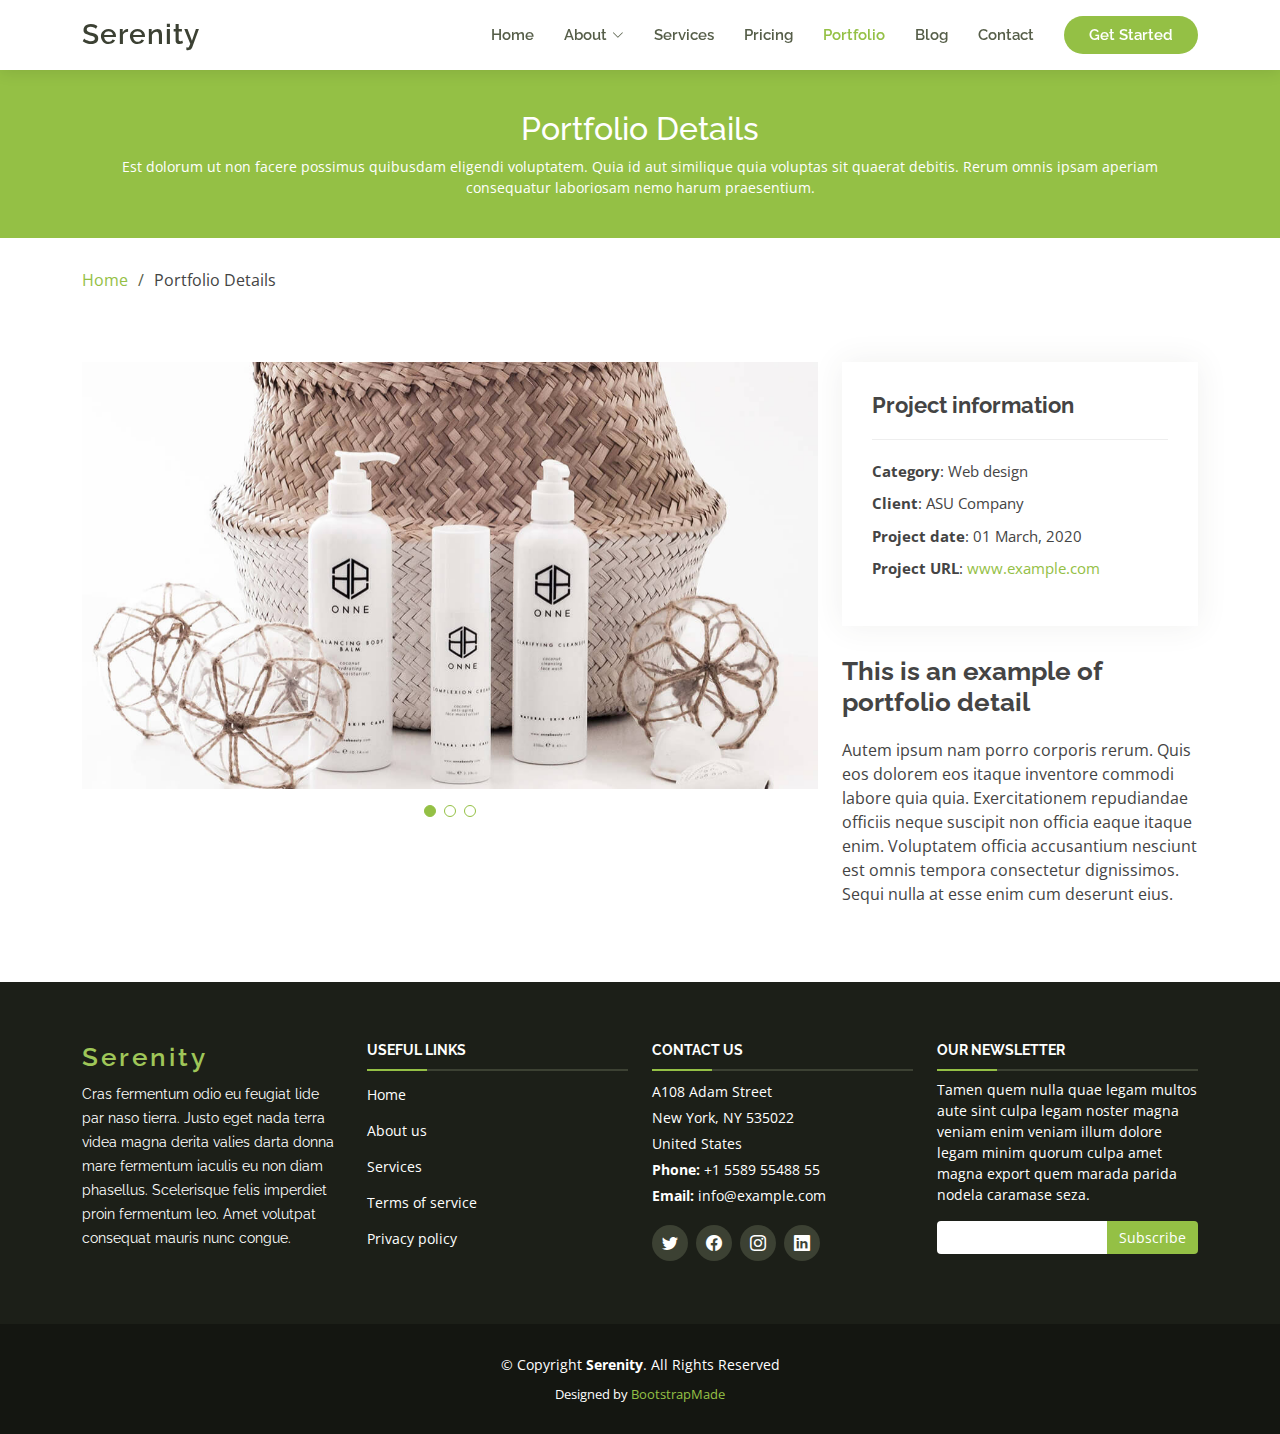
<file: portfolio-details.html>
<!DOCTYPE html>
<html lang="en">

<head>
  <meta charset="utf-8">
  <meta content="width=device-width, initial-scale=1.0" name="viewport">

  <title>Portfolio Details - Serenity Bootstrap Template</title>
  <meta content="" name="description">
  <meta content="" name="keywords">

  <!-- Favicons -->
  <link href="assets/img/favicon.png" rel="icon">
  <link href="assets/img/apple-touch-icon.png" rel="apple-touch-icon">

  <!-- Google Fonts -->
  <link href="https://fonts.googleapis.com/css?family=Open+Sans:300,300i,400,400i,600,600i,700,700i|Raleway:300,300i,400,400i,500,500i,600,600i,700,700i|Poppins:300,300i,400,400i,500,500i,600,600i,700,700i" rel="stylesheet">

  <!-- Vendor CSS Files -->
  <link href="assets/vendor/aos/aos.css" rel="stylesheet">
  <link href="assets/vendor/bootstrap/css/bootstrap.min.css" rel="stylesheet">
  <link href="assets/vendor/bootstrap-icons/bootstrap-icons.css" rel="stylesheet">
  <link href="assets/vendor/boxicons/css/boxicons.min.css" rel="stylesheet">
  <link href="assets/vendor/glightbox/css/glightbox.min.css" rel="stylesheet">
  <link href="assets/vendor/swiper/swiper-bundle.min.css" rel="stylesheet">

  <!-- Template Main CSS File -->
  <link href="assets/css/style.css" rel="stylesheet">

  <!-- =======================================================
  * Template Name: Serenity
  * Updated: Mar 10 2023 with Bootstrap v5.2.3
  * Template URL: https://bootstrapmade.com/serenity-bootstrap-corporate-template/
  * Author: BootstrapMade.com
  * License: https://bootstrapmade.com/license/
  ======================================================== -->
</head>

<body>

  <!-- ======= Header ======= -->
  <header id="header" class="fixed-top d-flex align-items-center">
    <div class="container d-flex align-items-center justify-content-between">

      <div class="logo">
        <h1 class="text-light"><a href="index.html">Serenity</a></h1>
        <!-- Uncomment below if you prefer to use an image logo -->
        <!-- <a href="index.html"><img src="assets/img/logo.png" alt="" class="img-fluid"></a>-->
      </div>

      <nav id="navbar" class="navbar">
        <ul>
          <li><a href="index.html">Home</a></li>
          <li class="dropdown"><a href="#"><span>About</span> <i class="bi bi-chevron-down"></i></a>
            <ul>
              <li><a href="about.html">About</a></li>
              <li><a href="team.html">Team</a></li>
              <li class="dropdown"><a href="#"><span>Deep Drop Down</span> <i class="bi bi-chevron-right"></i></a>
                <ul>
                  <li><a href="#">Deep Drop Down 1</a></li>
                  <li><a href="#">Deep Drop Down 2</a></li>
                  <li><a href="#">Deep Drop Down 3</a></li>
                  <li><a href="#">Deep Drop Down 4</a></li>
                  <li><a href="#">Deep Drop Down 5</a></li>
                </ul>
              </li>
            </ul>
          </li>
          <li><a href="services.html">Services</a></li>
          <li><a href="pricing.html">Pricing</a></li>
          <li><a class="active" href="portfolio.html">Portfolio</a></li>
          <li><a href="blog.html">Blog</a></li>
          <li><a href="contact.html">Contact</a></li>

          <li><a class="getstarted" href="about.html">Get Started</a></li>
        </ul>
        <i class="bi bi-list mobile-nav-toggle"></i>
      </nav><!-- .navbar -->

    </div>
  </header><!-- End Header -->

  <main id="main">

    <!-- ======= Breadcrumbs ======= -->
    <section id="breadcrumbs" class="breadcrumbs">
      <div class="breadcrumb-hero">
        <div class="container">
          <div class="breadcrumb-hero">
            <h2>Portfolio Details</h2>
            <p>Est dolorum ut non facere possimus quibusdam eligendi voluptatem. Quia id aut similique quia voluptas sit quaerat debitis. Rerum omnis ipsam aperiam consequatur laboriosam nemo harum praesentium. </p>
          </div>
        </div>
      </div>
      <div class="container">
        <ol>
          <li><a href="index.html">Home</a></li>
          <li>Portfolio Details</li>
        </ol>
      </div>
    </section><!-- End Breadcrumbs -->

    <!-- ======= Portfolio Details Section ======= -->
    <section id="portfolio-details" class="portfolio-details">
      <div class="container">

        <div class="row gy-4">

          <div class="col-lg-8">
            <div class="portfolio-details-slider swiper">
              <div class="swiper-wrapper align-items-center">

                <div class="swiper-slide">
                  <img src="assets/img/portfolio/portfolio-details-1.jpg" alt="">
                </div>

                <div class="swiper-slide">
                  <img src="assets/img/portfolio/portfolio-details-2.jpg" alt="">
                </div>

                <div class="swiper-slide">
                  <img src="assets/img/portfolio/portfolio-details-3.jpg" alt="">
                </div>

              </div>
              <div class="swiper-pagination"></div>
            </div>
          </div>

          <div class="col-lg-4">
            <div class="portfolio-info">
              <h3>Project information</h3>
              <ul>
                <li><strong>Category</strong>: Web design</li>
                <li><strong>Client</strong>: ASU Company</li>
                <li><strong>Project date</strong>: 01 March, 2020</li>
                <li><strong>Project URL</strong>: <a href="#">www.example.com</a></li>
              </ul>
            </div>
            <div class="portfolio-description">
              <h2>This is an example of portfolio detail</h2>
              <p>
                Autem ipsum nam porro corporis rerum. Quis eos dolorem eos itaque inventore commodi labore quia quia. Exercitationem repudiandae officiis neque suscipit non officia eaque itaque enim. Voluptatem officia accusantium nesciunt est omnis tempora consectetur dignissimos. Sequi nulla at esse enim cum deserunt eius.
              </p>
            </div>
          </div>

        </div>

      </div>
    </section><!-- End Portfolio Details Section -->

  </main><!-- End #main -->

  <!-- ======= Footer ======= -->
  <footer id="footer">
    <div class="footer-top">
      <div class="container">
        <div class="row">

          <div class="col-lg-3 col-md-6 footer-info">
            <h3>Serenity</h3>
            <p>Cras fermentum odio eu feugiat lide par naso tierra. Justo eget nada terra videa magna derita valies darta donna mare fermentum iaculis eu non diam phasellus. Scelerisque felis imperdiet proin fermentum leo. Amet volutpat consequat mauris nunc congue.</p>
          </div>

          <div class="col-lg-3 col-md-6 footer-links">
            <h4>Useful Links</h4>
            <ul>
              <li><a href="#">Home</a></li>
              <li><a href="#">About us</a></li>
              <li><a href="#">Services</a></li>
              <li><a href="#">Terms of service</a></li>
              <li><a href="#">Privacy policy</a></li>
            </ul>
          </div>

          <div class="col-lg-3 col-md-6 footer-contact">
            <h4>Contact Us</h4>
            <p>
              A108 Adam Street <br>
              New York, NY 535022<br>
              United States <br>
              <strong>Phone:</strong> +1 5589 55488 55<br>
              <strong>Email:</strong> info@example.com<br>
            </p>

            <div class="social-links">
              <a href="#" class="twitter"><i class="bi bi-twitter"></i></a>
              <a href="#" class="facebook"><i class="bi bi-facebook"></i></a>
              <a href="#" class="instagram"><i class="bi bi-instagram"></i></a>
              <a href="#" class="linkedin"><i class="bi bi-linkedin"></i></a>
            </div>

          </div>

          <div class="col-lg-3 col-md-6 footer-newsletter">
            <h4>Our Newsletter</h4>
            <p>Tamen quem nulla quae legam multos aute sint culpa legam noster magna veniam enim veniam illum dolore legam minim quorum culpa amet magna export quem marada parida nodela caramase seza.</p>
            <form action="" method="post">
              <input type="email" name="email"><input type="submit" value="Subscribe">
            </form>
          </div>

        </div>
      </div>
    </div>

    <div class="container">
      <div class="copyright">
        &copy; Copyright <strong><span>Serenity</span></strong>. All Rights Reserved
      </div>
      <div class="credits">
        <!-- All the links in the footer should remain intact. -->
        <!-- You can delete the links only if you purchased the pro version. -->
        <!-- Licensing information: https://bootstrapmade.com/license/ -->
        <!-- Purchase the pro version with working PHP/AJAX contact form: https://bootstrapmade.com/serenity-bootstrap-corporate-template/ -->
        Designed by <a href="https://bootstrapmade.com/">BootstrapMade</a>
      </div>
    </div>
  </footer><!-- End Footer -->

  <a href="#" class="back-to-top d-flex align-items-center justify-content-center"><i class="bi bi-arrow-up-short"></i></a>

  <!-- Vendor JS Files -->
  <script src="assets/vendor/purecounter/purecounter_vanilla.js"></script>
  <script src="assets/vendor/aos/aos.js"></script>
  <script src="assets/vendor/bootstrap/js/bootstrap.bundle.min.js"></script>
  <script src="assets/vendor/glightbox/js/glightbox.min.js"></script>
  <script src="assets/vendor/isotope-layout/isotope.pkgd.min.js"></script>
  <script src="assets/vendor/swiper/swiper-bundle.min.js"></script>
  <script src="assets/vendor/waypoints/noframework.waypoints.js"></script>
  <script src="assets/vendor/php-email-form/validate.js"></script>

  <!-- Template Main JS File -->
  <script src="assets/js/main.js"></script>

</body>

</html>
</file>
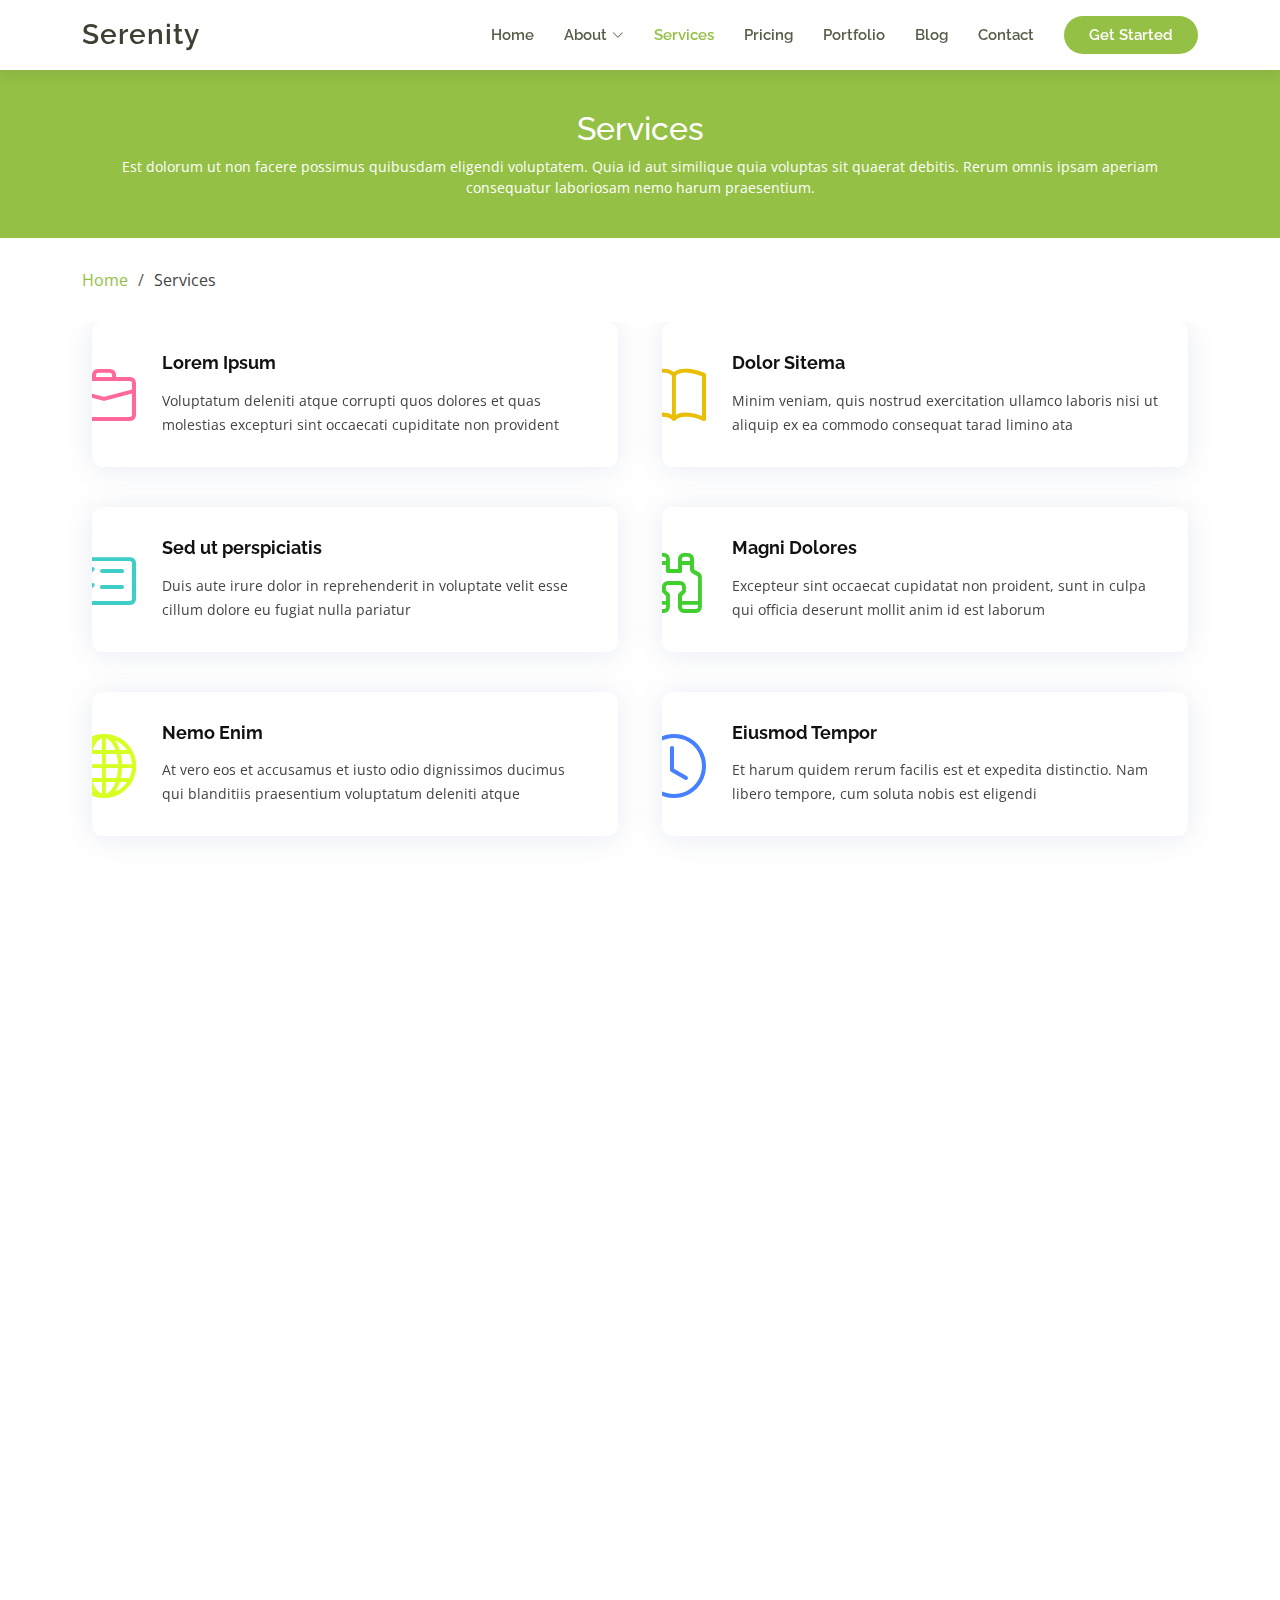
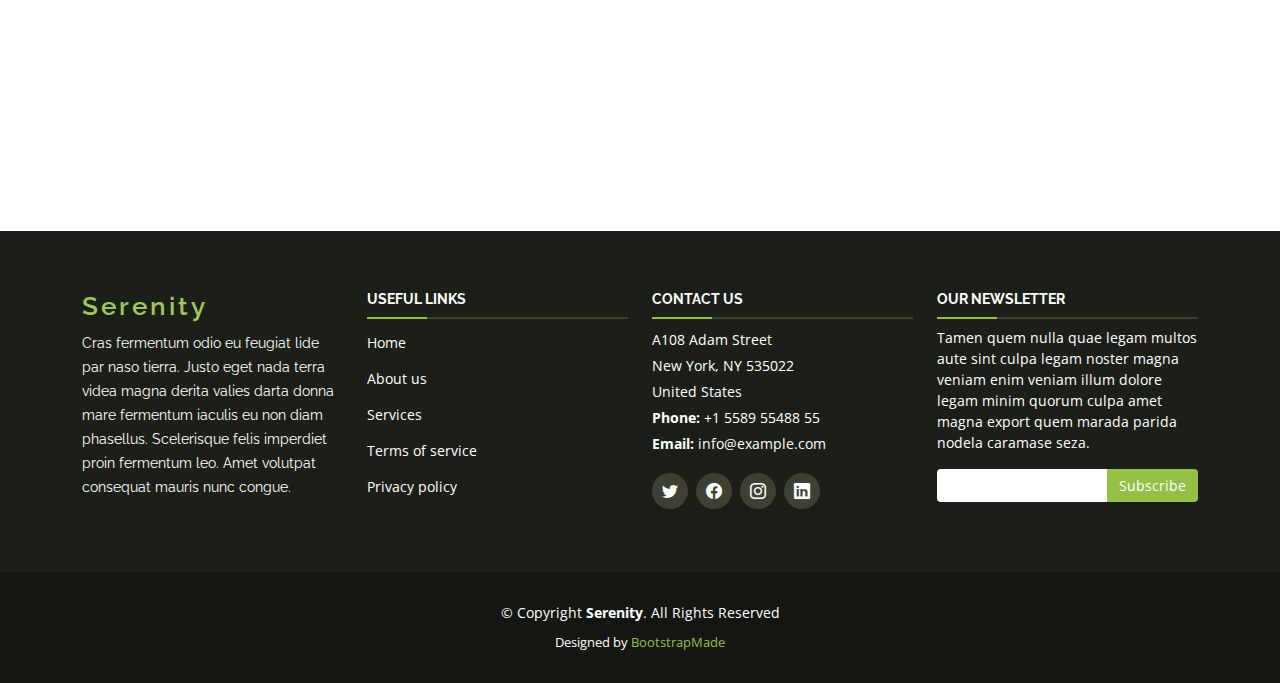
<file: services.html>
<!DOCTYPE html>
<html lang="en">

<head>
  <meta charset="utf-8">
  <meta content="width=device-width, initial-scale=1.0" name="viewport">

  <title>Services - Serenity Bootstrap Template</title>
  <meta content="" name="description">
  <meta content="" name="keywords">

  <!-- Favicons -->
  <link href="assets/img/favicon.png" rel="icon">
  <link href="assets/img/apple-touch-icon.png" rel="apple-touch-icon">

  <!-- Google Fonts -->
  <link href="https://fonts.googleapis.com/css?family=Open+Sans:300,300i,400,400i,600,600i,700,700i|Raleway:300,300i,400,400i,500,500i,600,600i,700,700i|Poppins:300,300i,400,400i,500,500i,600,600i,700,700i" rel="stylesheet">

  <!-- Vendor CSS Files -->
  <link href="assets/vendor/aos/aos.css" rel="stylesheet">
  <link href="assets/vendor/bootstrap/css/bootstrap.min.css" rel="stylesheet">
  <link href="assets/vendor/bootstrap-icons/bootstrap-icons.css" rel="stylesheet">
  <link href="assets/vendor/boxicons/css/boxicons.min.css" rel="stylesheet">
  <link href="assets/vendor/glightbox/css/glightbox.min.css" rel="stylesheet">
  <link href="assets/vendor/swiper/swiper-bundle.min.css" rel="stylesheet">

  <!-- Template Main CSS File -->
  <link href="assets/css/style.css" rel="stylesheet">

  <!-- =======================================================
  * Template Name: Serenity
  * Updated: Mar 10 2023 with Bootstrap v5.2.3
  * Template URL: https://bootstrapmade.com/serenity-bootstrap-corporate-template/
  * Author: BootstrapMade.com
  * License: https://bootstrapmade.com/license/
  ======================================================== -->
</head>

<body>

  <!-- ======= Header ======= -->
  <header id="header" class="fixed-top d-flex align-items-center">
    <div class="container d-flex align-items-center justify-content-between">

      <div class="logo">
        <h1 class="text-light"><a href="index.html">Serenity</a></h1>
        <!-- Uncomment below if you prefer to use an image logo -->
        <!-- <a href="index.html"><img src="assets/img/logo.png" alt="" class="img-fluid"></a>-->
      </div>

      <nav id="navbar" class="navbar">
        <ul>
          <li><a href="index.html">Home</a></li>
          <li class="dropdown"><a href="#"><span>About</span> <i class="bi bi-chevron-down"></i></a>
            <ul>
              <li><a href="about.html">About</a></li>
              <li><a href="team.html">Team</a></li>
              <li class="dropdown"><a href="#"><span>Deep Drop Down</span> <i class="bi bi-chevron-right"></i></a>
                <ul>
                  <li><a href="#">Deep Drop Down 1</a></li>
                  <li><a href="#">Deep Drop Down 2</a></li>
                  <li><a href="#">Deep Drop Down 3</a></li>
                  <li><a href="#">Deep Drop Down 4</a></li>
                  <li><a href="#">Deep Drop Down 5</a></li>
                </ul>
              </li>
            </ul>
          </li>
          <li><a class="active" href="services.html">Services</a></li>
          <li><a href="pricing.html">Pricing</a></li>
          <li><a href="portfolio.html">Portfolio</a></li>
          <li><a href="blog.html">Blog</a></li>
          <li><a href="contact.html">Contact</a></li>

          <li><a class="getstarted" href="about.html">Get Started</a></li>
        </ul>
        <i class="bi bi-list mobile-nav-toggle"></i>
      </nav><!-- .navbar -->

    </div>
  </header><!-- End Header -->

  <main id="main">

    <!-- ======= Breadcrumbs ======= -->
    <section id="breadcrumbs" class="breadcrumbs">
      <div class="breadcrumb-hero">
        <div class="container">
          <div class="breadcrumb-hero">
            <h2>Services</h2>
            <p>Est dolorum ut non facere possimus quibusdam eligendi voluptatem. Quia id aut similique quia voluptas sit quaerat debitis. Rerum omnis ipsam aperiam consequatur laboriosam nemo harum praesentium. </p>
          </div>
        </div>
      </div>
      <div class="container">
        <ol>
          <li><a href="index.html">Home</a></li>
          <li>Services</li>
        </ol>
      </div>
    </section><!-- End Breadcrumbs -->

    <!-- ======= Services Section ======= -->
    <section id="services" class="services ">
      <div class="container">

        <div class="row">
          <div class="col-md-6">
            <div class="icon-box" data-aos="fade-up">
              <div class="icon"><i class="bi bi-briefcase" style="color: #ff689b;"></i></div>
              <h4 class="title"><a href="">Lorem Ipsum</a></h4>
              <p class="description">Voluptatum deleniti atque corrupti quos dolores et quas molestias excepturi sint occaecati cupiditate non provident</p>
            </div>
          </div>
          <div class="col-md-6">
            <div class="icon-box" data-aos="fade-up">
              <div class="icon"><i class="bi bi-book" style="color: #e9bf06;"></i></div>
              <h4 class="title"><a href="">Dolor Sitema</a></h4>
              <p class="description">Minim veniam, quis nostrud exercitation ullamco laboris nisi ut aliquip ex ea commodo consequat tarad limino ata</p>
            </div>
          </div>

          <div class="col-md-6" data-aos="fade-up" data-aos-delay="100">
            <div class="icon-box">
              <div class="icon"><i class="bi bi-card-checklist" style="color: #3fcdc7;"></i></div>
              <h4 class="title"><a href="">Sed ut perspiciatis</a></h4>
              <p class="description">Duis aute irure dolor in reprehenderit in voluptate velit esse cillum dolore eu fugiat nulla pariatur</p>
            </div>
          </div>
          <div class="col-md-6" data-aos="fade-up" data-aos-delay="100">
            <div class="icon-box">
              <div class="icon"><i class="bi bi-binoculars" style="color:#41cf2e;"></i></div>
              <h4 class="title"><a href="">Magni Dolores</a></h4>
              <p class="description">Excepteur sint occaecat cupidatat non proident, sunt in culpa qui officia deserunt mollit anim id est laborum</p>
            </div>
          </div>

          <div class="col-md-6" data-aos="fade-up" data-aos-delay="200">
            <div class="icon-box">
              <div class="icon"><i class="bi bi-globe" style="color: #d6ff22;"></i></div>
              <h4 class="title"><a href="">Nemo Enim</a></h4>
              <p class="description">At vero eos et accusamus et iusto odio dignissimos ducimus qui blanditiis praesentium voluptatum deleniti atque</p>
            </div>
          </div>
          <div class="col-md-6" data-aos="fade-up" data-aos-delay="200">
            <div class="icon-box">
              <div class="icon"><i class="bi bi-clock" style="color: #4680ff;"></i></div>
              <h4 class="title"><a href="">Eiusmod Tempor</a></h4>
              <p class="description">Et harum quidem rerum facilis est et expedita distinctio. Nam libero tempore, cum soluta nobis est eligendi</p>
            </div>
          </div>
        </div>

      </div>
    </section><!-- End Services Section -->

    <!-- ======= Features Section ======= -->
    <section id="features" class="features">
      <div class="container">

        <div class="section-title" data-aos="fade-up">
          <h2>Features</h2>
          <p>Magnam dolores commodi suscipit. Necessitatibus eius consequatur ex aliquid fuga eum quidem. Sit sint consectetur velit. Quisquam quos quisquam cupiditate. Et nemo qui impedit suscipit alias ea. Quia fugiat sit in iste officiis commodi quidem hic quas.</p>
        </div>

        <div class="row">
          <div class="col-md-6 d-flex align-items-stretch" data-aos="fade-up">
            <div class="card" style="background-image: url(assets/img/features-1.jpg);">
              <div class="card-body">
                <h5 class="card-title"><a href="">Our Mission</a></h5>
                <p class="card-text">Lorem ipsum dolor sit amet, consectetur elit, sed do eiusmod tempor ut labore et dolore magna aliqua.</p>
                <div class="read-more"><a href="#"><i class="bi bi-arrow-right"></i> Read More</a></div>
              </div>
            </div>
          </div>
          <div class="col-md-6 d-flex align-items-stretch mt-4 mt-md-0" data-aos="fade-up">
            <div class="card" style="background-image: url(assets/img/features-2.jpg);">
              <div class="card-body">
                <h5 class="card-title"><a href="">Our Plan</a></h5>
                <p class="card-text">Sed ut perspiciatis unde omnis iste natus error sit voluptatem doloremque laudantium, totam rem.</p>
                <div class="read-more"><a href="#"><i class="bi bi-arrow-right"></i> Read More</a></div>
              </div>
            </div>

          </div>
          <div class="col-md-6 d-flex align-items-stretch mt-4" data-aos="fade-up" data-aos-delay="100">
            <div class="card" style="background-image: url(assets/img/features-3.jpg);">
              <div class="card-body">
                <h5 class="card-title"><a href="">Our Vision</a></h5>
                <p class="card-text">Nemo enim ipsam voluptatem quia voluptas sit aut odit aut fugit, sed quia magni dolores.</p>
                <div class="read-more"><a href="#"><i class="bi bi-arrow-right"></i> Read More</a></div>
              </div>
            </div>
          </div>
          <div class="col-md-6 d-flex align-items-stretch mt-4" data-aos="fade-up" data-aos-delay="100">
            <div class="card" style="background-image: url(assets/img/features-4.jpg);">
              <div class="card-body">
                <h5 class="card-title"><a href="">Our Care</a></h5>
                <p class="card-text">Nostrum eum sed et autem dolorum perspiciatis. Magni porro quisquam laudantium voluptatem.</p>
                <div class="read-more"><a href="#"><i class="bi bi-arrow-right"></i> Read More</a></div>
              </div>
            </div>
          </div>
        </div>

      </div>
    </section><!-- End Features Section -->

  </main><!-- End #main -->

  <!-- ======= Footer ======= -->
  <footer id="footer">
    <div class="footer-top">
      <div class="container">
        <div class="row">

          <div class="col-lg-3 col-md-6 footer-info">
            <h3>Serenity</h3>
            <p>Cras fermentum odio eu feugiat lide par naso tierra. Justo eget nada terra videa magna derita valies darta donna mare fermentum iaculis eu non diam phasellus. Scelerisque felis imperdiet proin fermentum leo. Amet volutpat consequat mauris nunc congue.</p>
          </div>

          <div class="col-lg-3 col-md-6 footer-links">
            <h4>Useful Links</h4>
            <ul>
              <li><a href="#">Home</a></li>
              <li><a href="#">About us</a></li>
              <li><a href="#">Services</a></li>
              <li><a href="#">Terms of service</a></li>
              <li><a href="#">Privacy policy</a></li>
            </ul>
          </div>

          <div class="col-lg-3 col-md-6 footer-contact">
            <h4>Contact Us</h4>
            <p>
              A108 Adam Street <br>
              New York, NY 535022<br>
              United States <br>
              <strong>Phone:</strong> +1 5589 55488 55<br>
              <strong>Email:</strong> info@example.com<br>
            </p>

            <div class="social-links">
              <a href="#" class="twitter"><i class="bi bi-twitter"></i></a>
              <a href="#" class="facebook"><i class="bi bi-facebook"></i></a>
              <a href="#" class="instagram"><i class="bi bi-instagram"></i></a>
              <a href="#" class="linkedin"><i class="bi bi-linkedin"></i></a>
            </div>

          </div>

          <div class="col-lg-3 col-md-6 footer-newsletter">
            <h4>Our Newsletter</h4>
            <p>Tamen quem nulla quae legam multos aute sint culpa legam noster magna veniam enim veniam illum dolore legam minim quorum culpa amet magna export quem marada parida nodela caramase seza.</p>
            <form action="" method="post">
              <input type="email" name="email"><input type="submit" value="Subscribe">
            </form>
          </div>

        </div>
      </div>
    </div>

    <div class="container">
      <div class="copyright">
        &copy; Copyright <strong><span>Serenity</span></strong>. All Rights Reserved
      </div>
      <div class="credits">
        <!-- All the links in the footer should remain intact. -->
        <!-- You can delete the links only if you purchased the pro version. -->
        <!-- Licensing information: https://bootstrapmade.com/license/ -->
        <!-- Purchase the pro version with working PHP/AJAX contact form: https://bootstrapmade.com/serenity-bootstrap-corporate-template/ -->
        Designed by <a href="https://bootstrapmade.com/">BootstrapMade</a>
      </div>
    </div>
  </footer><!-- End Footer -->

  <a href="#" class="back-to-top d-flex align-items-center justify-content-center"><i class="bi bi-arrow-up-short"></i></a>

  <!-- Vendor JS Files -->
  <script src="assets/vendor/purecounter/purecounter_vanilla.js"></script>
  <script src="assets/vendor/aos/aos.js"></script>
  <script src="assets/vendor/bootstrap/js/bootstrap.bundle.min.js"></script>
  <script src="assets/vendor/glightbox/js/glightbox.min.js"></script>
  <script src="assets/vendor/isotope-layout/isotope.pkgd.min.js"></script>
  <script src="assets/vendor/swiper/swiper-bundle.min.js"></script>
  <script src="assets/vendor/waypoints/noframework.waypoints.js"></script>
  <script src="assets/vendor/php-email-form/validate.js"></script>

  <!-- Template Main JS File -->
  <script src="assets/js/main.js"></script>

</body>

</html>
</file>
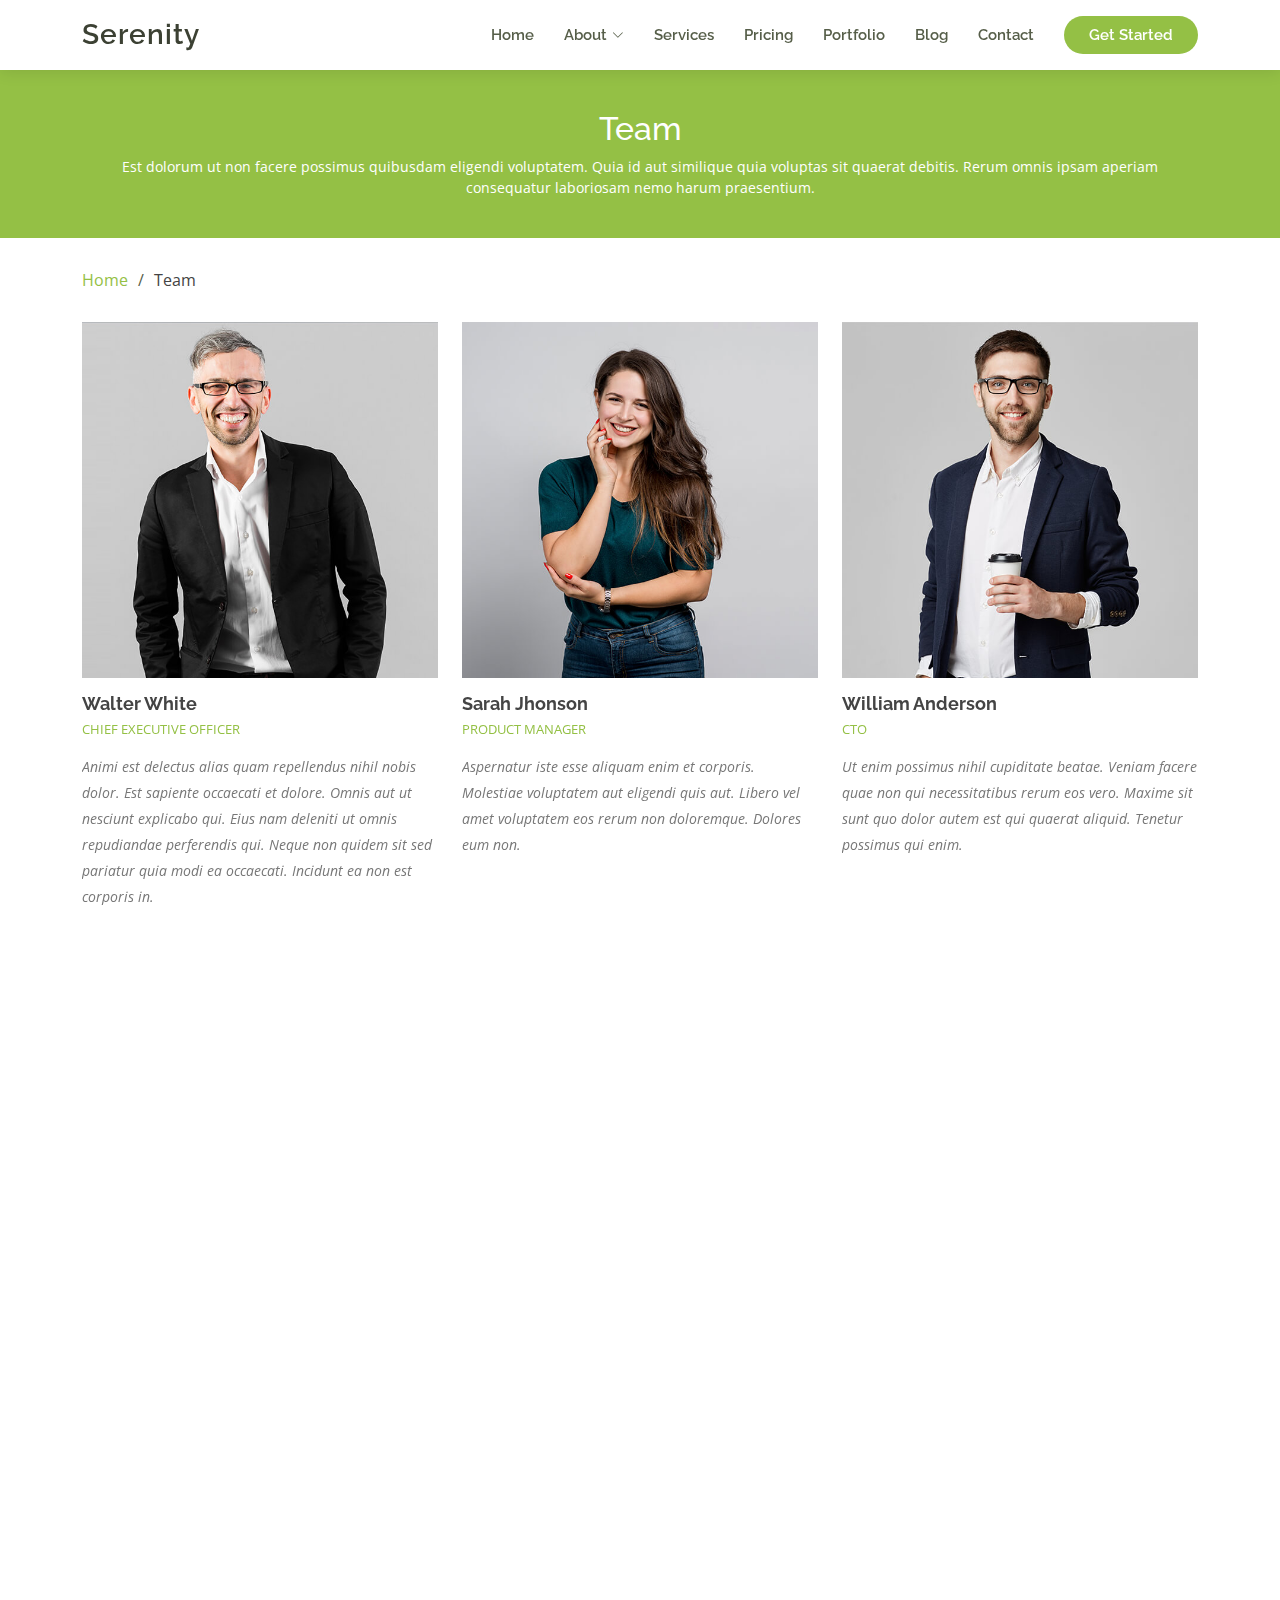
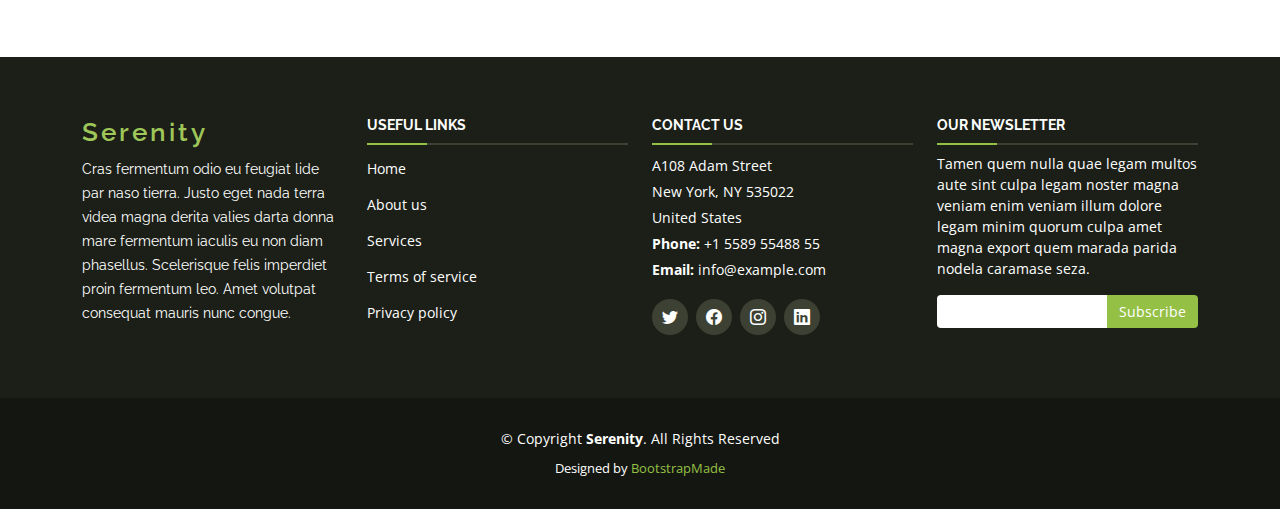
<file: team.html>
<!DOCTYPE html>
<html lang="en">

<head>
  <meta charset="utf-8">
  <meta content="width=device-width, initial-scale=1.0" name="viewport">

  <title>Team - Serenity Bootstrap Template</title>
  <meta content="" name="description">
  <meta content="" name="keywords">

  <!-- Favicons -->
  <link href="assets/img/favicon.png" rel="icon">
  <link href="assets/img/apple-touch-icon.png" rel="apple-touch-icon">

  <!-- Google Fonts -->
  <link href="https://fonts.googleapis.com/css?family=Open+Sans:300,300i,400,400i,600,600i,700,700i|Raleway:300,300i,400,400i,500,500i,600,600i,700,700i|Poppins:300,300i,400,400i,500,500i,600,600i,700,700i" rel="stylesheet">

  <!-- Vendor CSS Files -->
  <link href="assets/vendor/aos/aos.css" rel="stylesheet">
  <link href="assets/vendor/bootstrap/css/bootstrap.min.css" rel="stylesheet">
  <link href="assets/vendor/bootstrap-icons/bootstrap-icons.css" rel="stylesheet">
  <link href="assets/vendor/boxicons/css/boxicons.min.css" rel="stylesheet">
  <link href="assets/vendor/glightbox/css/glightbox.min.css" rel="stylesheet">
  <link href="assets/vendor/swiper/swiper-bundle.min.css" rel="stylesheet">

  <!-- Template Main CSS File -->
  <link href="assets/css/style.css" rel="stylesheet">

  <!-- =======================================================
  * Template Name: Serenity
  * Updated: Mar 10 2023 with Bootstrap v5.2.3
  * Template URL: https://bootstrapmade.com/serenity-bootstrap-corporate-template/
  * Author: BootstrapMade.com
  * License: https://bootstrapmade.com/license/
  ======================================================== -->
</head>

<body>

  <!-- ======= Header ======= -->
  <header id="header" class="fixed-top d-flex align-items-center">
    <div class="container d-flex align-items-center justify-content-between">

      <div class="logo">
        <h1 class="text-light"><a href="index.html">Serenity</a></h1>
        <!-- Uncomment below if you prefer to use an image logo -->
        <!-- <a href="index.html"><img src="assets/img/logo.png" alt="" class="img-fluid"></a>-->
      </div>

      <nav id="navbar" class="navbar">
        <ul>
          <li><a href="index.html">Home</a></li>
          <li class="dropdown"><a href="#"><span>About</span> <i class="bi bi-chevron-down"></i></a>
            <ul>
              <li><a href="about.html">About</a></li>
              <li><a class="active" href="team.html">Team</a></li>
              <li class="dropdown"><a href="#"><span>Deep Drop Down</span> <i class="bi bi-chevron-right"></i></a>
                <ul>
                  <li><a href="#">Deep Drop Down 1</a></li>
                  <li><a href="#">Deep Drop Down 2</a></li>
                  <li><a href="#">Deep Drop Down 3</a></li>
                  <li><a href="#">Deep Drop Down 4</a></li>
                  <li><a href="#">Deep Drop Down 5</a></li>
                </ul>
              </li>
            </ul>
          </li>
          <li><a href="services.html">Services</a></li>
          <li><a href="pricing.html">Pricing</a></li>
          <li><a href="portfolio.html">Portfolio</a></li>
          <li><a href="blog.html">Blog</a></li>
          <li><a href="contact.html">Contact</a></li>

          <li><a class="getstarted" href="about.html">Get Started</a></li>
        </ul>
        <i class="bi bi-list mobile-nav-toggle"></i>
      </nav><!-- .navbar -->

    </div>
  </header><!-- End Header -->

  <main id="main">

    <!-- ======= Breadcrumbs ======= -->
    <section id="breadcrumbs" class="breadcrumbs">
      <div class="breadcrumb-hero">
        <div class="container">
          <div class="breadcrumb-hero">
            <h2>Team</h2>
            <p>Est dolorum ut non facere possimus quibusdam eligendi voluptatem. Quia id aut similique quia voluptas sit quaerat debitis. Rerum omnis ipsam aperiam consequatur laboriosam nemo harum praesentium. </p>
          </div>
        </div>
      </div>
      <div class="container">
        <ol>
          <li><a href="index.html">Home</a></li>
          <li>Team</li>
        </ol>
      </div>
    </section><!-- End Breadcrumbs -->

    <!-- ======= Team Section ======= -->
    <section id="team" class="team">
      <div class="container">

        <div class="row">

          <div class="col-lg-4 col-md-6 d-flex align-items-stretch">
            <div class="member" data-aos="fade-up">
              <div class="member-img">
                <img src="assets/img/team/team-1.jpg" class="img-fluid" alt="">
                <div class="social">
                  <a href=""><i class="bi bi-twitter"></i></a>
                  <a href=""><i class="bi bi-facebook"></i></a>
                  <a href=""><i class="bi bi-instagram"></i></a>
                  <a href=""><i class="bi bi-linkedin"></i></a>
                </div>
              </div>
              <div class="member-info">
                <h4>Walter White</h4>
                <span>Chief Executive Officer</span>
                <p>Animi est delectus alias quam repellendus nihil nobis dolor. Est sapiente occaecati et dolore. Omnis aut ut nesciunt explicabo qui. Eius nam deleniti ut omnis repudiandae perferendis qui. Neque non quidem sit sed pariatur quia modi ea occaecati. Incidunt ea non est corporis in.</p>
              </div>
            </div>
          </div>

          <div class="col-lg-4 col-md-6 d-flex align-items-stretch">
            <div class="member" data-aos="fade-up" data-aos-delay="100">
              <div class="member-img">
                <img src="assets/img/team/team-2.jpg" class="img-fluid" alt="">
                <div class="social">
                  <a href=""><i class="bi bi-twitter"></i></a>
                  <a href=""><i class="bi bi-facebook"></i></a>
                  <a href=""><i class="bi bi-instagram"></i></a>
                  <a href=""><i class="bi bi-linkedin"></i></a>
                </div>
              </div>
              <div class="member-info">
                <h4>Sarah Jhonson</h4>
                <span>Product Manager</span>
                <p>Aspernatur iste esse aliquam enim et corporis. Molestiae voluptatem aut eligendi quis aut. Libero vel amet voluptatem eos rerum non doloremque. Dolores eum non.</p>
              </div>
            </div>
          </div>

          <div class="col-lg-4 col-md-6 d-flex align-items-stretch">
            <div class="member" data-aos="fade-up" data-aos-delay="200">
              <div class="member-img">
                <img src="assets/img/team/team-3.jpg" class="img-fluid" alt="">
                <div class="social">
                  <a href=""><i class="bi bi-twitter"></i></a>
                  <a href=""><i class="bi bi-facebook"></i></a>
                  <a href=""><i class="bi bi-instagram"></i></a>
                  <a href=""><i class="bi bi-linkedin"></i></a>
                </div>
              </div>
              <div class="member-info">
                <h4>William Anderson</h4>
                <span>CTO</span>
                <p>Ut enim possimus nihil cupiditate beatae. Veniam facere quae non qui necessitatibus rerum eos vero. Maxime sit sunt quo dolor autem est qui quaerat aliquid. Tenetur possimus qui enim.</p>
              </div>
            </div>
          </div>

          <div class="col-lg-4 col-md-6 d-flex align-items-stretch">
            <div class="member" data-aos="fade-up">
              <div class="member-img">
                <img src="assets/img/team/team-4.jpg" class="img-fluid" alt="">
                <div class="social">
                  <a href=""><i class="bi bi-twitter"></i></a>
                  <a href=""><i class="bi bi-facebook"></i></a>
                  <a href=""><i class="bi bi-instagram"></i></a>
                  <a href=""><i class="bi bi-linkedin"></i></a>
                </div>
              </div>
              <div class="member-info">
                <h4>Amanda Jepson</h4>
                <span>Accountant</span>
                <p>Sint qui cupiditate. Asperiores fugit impedit aspernatur et mollitia. Molestiae qui placeat labore assumenda id qui nesciunt quo reprehenderit. Rem dolores similique quis soluta culpa enim quia ratione ea.</p>
              </div>
            </div>
          </div>

          <div class="col-lg-4 col-md-6 d-flex align-items-stretch">
            <div class="member" data-aos="fade-up" data-aos-delay="100">
              <div class="member-img">
                <img src="assets/img/team/team-5.jpg" class="img-fluid" alt="">
                <div class="social">
                  <a href=""><i class="bi bi-twitter"></i></a>
                  <a href=""><i class="bi bi-facebook"></i></a>
                  <a href=""><i class="bi bi-instagram"></i></a>
                  <a href=""><i class="bi bi-linkedin"></i></a>
                </div>
              </div>
              <div class="member-info">
                <h4>Niall Katz</h4>
                <span>Marketing</span>
                <p>Aut ex esse explicabo quia harum ea accusamus excepturi. Temporibus at quia quisquam veritatis impedit. Porro laborum voluptatum sed necessitatibus a saepe. Deserunt laborum quasi consequatur voluptatum iusto sint qui fuga vel. Enim eveniet sed quibusdam rerum in. Non dicta architecto consequatur quo praesentium nesciunt.</p>
              </div>
            </div>
          </div>

          <div class="col-lg-4 col-md-6 d-flex align-items-stretch">
            <div class="member" data-aos="fade-up" data-aos-delay="200">
              <div class="member-img">
                <img src="assets/img/team/team-6.jpg" class="img-fluid" alt="">
                <div class="social">
                  <a href=""><i class="bi bi-twitter"></i></a>
                  <a href=""><i class="bi bi-facebook"></i></a>
                  <a href=""><i class="bi bi-instagram"></i></a>
                  <a href=""><i class="bi bi-linkedin"></i></a>
                </div>
              </div>
              <div class="member-info">
                <h4>Demi Lewis</h4>
                <span>Financing</span>
                <p>Amet labore numquam corrupti est. Nostrum amet voluptas consectetur dolor voluptatem architecto distinctio consequuntur eligendi. Quam impedit enim aut nesciunt aut dicta quam exercitationem. Reprehenderit exercitationem magnam. Ullam similique ut voluptas totam nobis porro accusamus nulla omnis.</p>
              </div>
            </div>
          </div>

        </div>

      </div>
    </section><!-- End Team Section -->

  </main><!-- End #main -->

  <!-- ======= Footer ======= -->
  <footer id="footer">
    <div class="footer-top">
      <div class="container">
        <div class="row">

          <div class="col-lg-3 col-md-6 footer-info">
            <h3>Serenity</h3>
            <p>Cras fermentum odio eu feugiat lide par naso tierra. Justo eget nada terra videa magna derita valies darta donna mare fermentum iaculis eu non diam phasellus. Scelerisque felis imperdiet proin fermentum leo. Amet volutpat consequat mauris nunc congue.</p>
          </div>

          <div class="col-lg-3 col-md-6 footer-links">
            <h4>Useful Links</h4>
            <ul>
              <li><a href="#">Home</a></li>
              <li><a href="#">About us</a></li>
              <li><a href="#">Services</a></li>
              <li><a href="#">Terms of service</a></li>
              <li><a href="#">Privacy policy</a></li>
            </ul>
          </div>

          <div class="col-lg-3 col-md-6 footer-contact">
            <h4>Contact Us</h4>
            <p>
              A108 Adam Street <br>
              New York, NY 535022<br>
              United States <br>
              <strong>Phone:</strong> +1 5589 55488 55<br>
              <strong>Email:</strong> info@example.com<br>
            </p>

            <div class="social-links">
              <a href="#" class="twitter"><i class="bi bi-twitter"></i></a>
              <a href="#" class="facebook"><i class="bi bi-facebook"></i></a>
              <a href="#" class="instagram"><i class="bi bi-instagram"></i></a>
              <a href="#" class="linkedin"><i class="bi bi-linkedin"></i></a>
            </div>

          </div>

          <div class="col-lg-3 col-md-6 footer-newsletter">
            <h4>Our Newsletter</h4>
            <p>Tamen quem nulla quae legam multos aute sint culpa legam noster magna veniam enim veniam illum dolore legam minim quorum culpa amet magna export quem marada parida nodela caramase seza.</p>
            <form action="" method="post">
              <input type="email" name="email"><input type="submit" value="Subscribe">
            </form>
          </div>

        </div>
      </div>
    </div>

    <div class="container">
      <div class="copyright">
        &copy; Copyright <strong><span>Serenity</span></strong>. All Rights Reserved
      </div>
      <div class="credits">
        <!-- All the links in the footer should remain intact. -->
        <!-- You can delete the links only if you purchased the pro version. -->
        <!-- Licensing information: https://bootstrapmade.com/license/ -->
        <!-- Purchase the pro version with working PHP/AJAX contact form: https://bootstrapmade.com/serenity-bootstrap-corporate-template/ -->
        Designed by <a href="https://bootstrapmade.com/">BootstrapMade</a>
      </div>
    </div>
  </footer><!-- End Footer -->

  <a href="#" class="back-to-top d-flex align-items-center justify-content-center"><i class="bi bi-arrow-up-short"></i></a>

  <!-- Vendor JS Files -->
  <script src="assets/vendor/purecounter/purecounter_vanilla.js"></script>
  <script src="assets/vendor/aos/aos.js"></script>
  <script src="assets/vendor/bootstrap/js/bootstrap.bundle.min.js"></script>
  <script src="assets/vendor/glightbox/js/glightbox.min.js"></script>
  <script src="assets/vendor/isotope-layout/isotope.pkgd.min.js"></script>
  <script src="assets/vendor/swiper/swiper-bundle.min.js"></script>
  <script src="assets/vendor/waypoints/noframework.waypoints.js"></script>
  <script src="assets/vendor/php-email-form/validate.js"></script>

  <!-- Template Main JS File -->
  <script src="assets/js/main.js"></script>

</body>

</html>
</file>
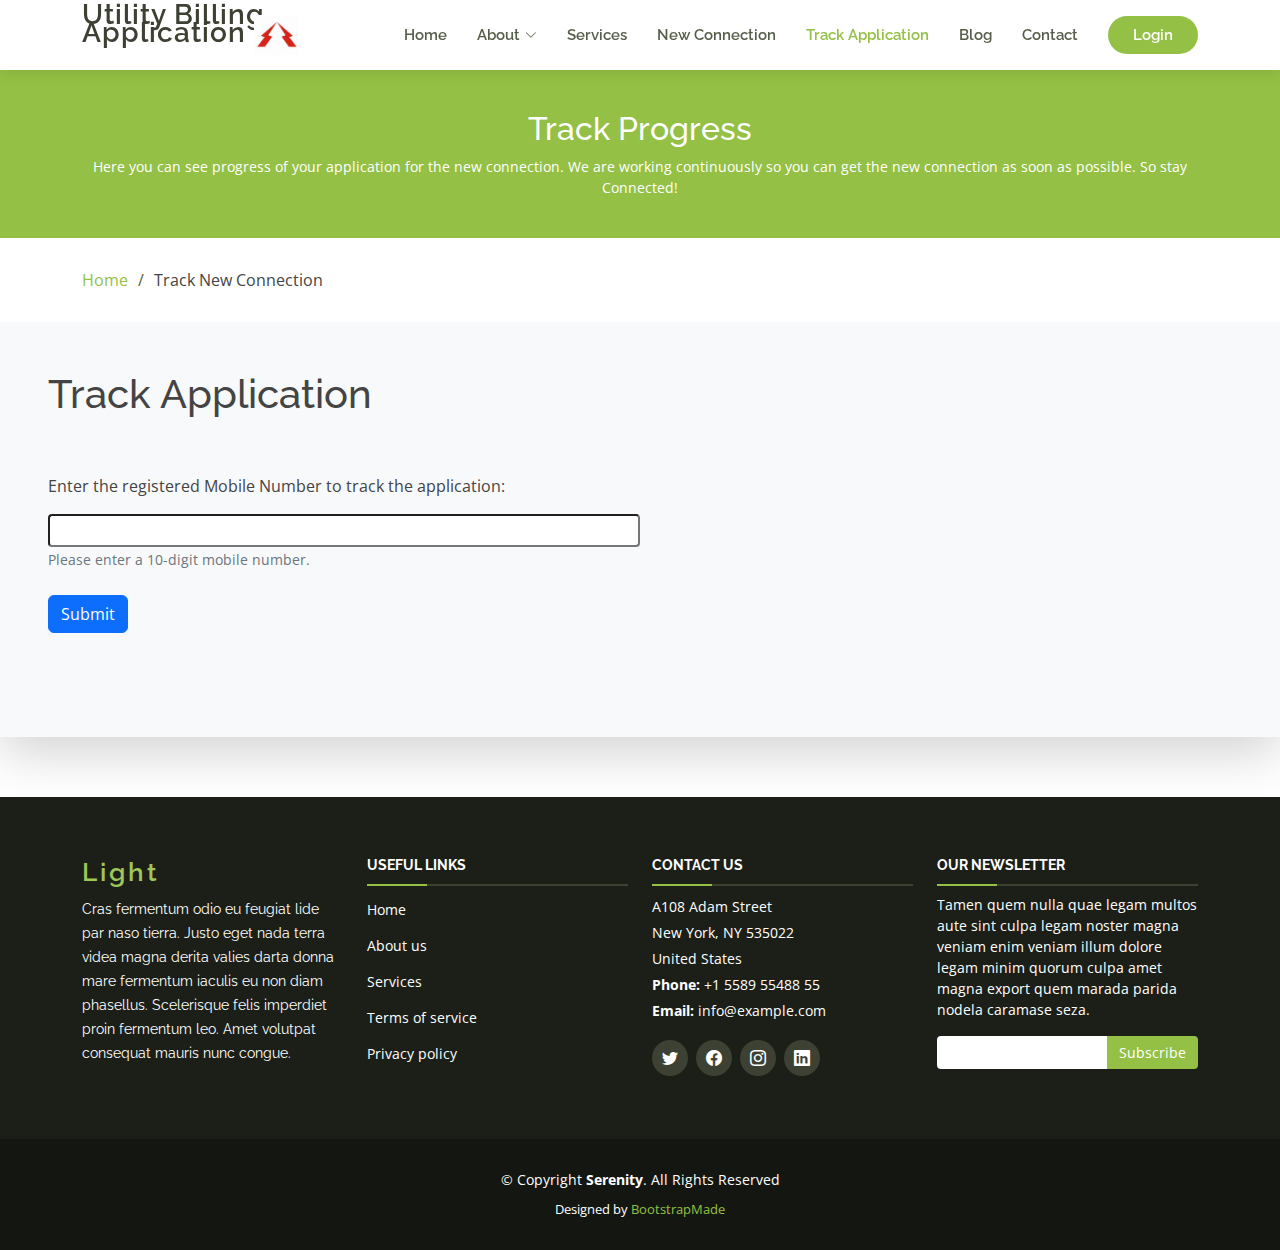
<file: TrackApplication.html>
<!DOCTYPE html>
<html lang="en">

<head>
  <meta charset="utf-8">
  <meta content="width=device-width, initial-scale=1.0" name="viewport">

  <title>Portfolio - Serenity Bootstrap Template</title>
  <meta content="" name="description">
  <meta content="" name="keywords">

  <!-- Favicons -->
  <link href="assets/img/favicon.png" rel="icon">
  <link href="assets/img/apple-touch-icon.png" rel="apple-touch-icon">

  <!-- Google Fonts -->
  <link href="https://fonts.googleapis.com/css?family=Open+Sans:300,300i,400,400i,600,600i,700,700i|Raleway:300,300i,400,400i,500,500i,600,600i,700,700i|Poppins:300,300i,400,400i,500,500i,600,600i,700,700i" rel="stylesheet">

  <!-- Vendor CSS Files -->
  <link href="assets/vendor/aos/aos.css" rel="stylesheet">
  <link href="assets/vendor/bootstrap/css/bootstrap.min.css" rel="stylesheet">
  <link href="assets/vendor/bootstrap-icons/bootstrap-icons.css" rel="stylesheet">
  <link href="assets/vendor/boxicons/css/boxicons.min.css" rel="stylesheet">
  <link href="assets/vendor/glightbox/css/glightbox.min.css" rel="stylesheet">
  <link href="assets/vendor/swiper/swiper-bundle.min.css" rel="stylesheet">

  <!-- Template Main CSS File -->
  <link href="assets/css/style.css" rel="stylesheet">

  <style>
    .background{
        background-image: url("assets/img/TrackApplication-bg.jpg");
        background-size:100% 100%;
        background-repeat:no-repeat;
        overflow-y: hidden;
        overflow-x: hidden;
    }
  </style>
  <!-- =======================================================
  * Template Name: Serenity
  * Updated: Mar 10 2023 with Bootstrap v5.2.3
  * Template URL: https://bootstrapmade.com/serenity-bootstrap-corporate-template/
  * Author: BootstrapMade.com
  * License: https://bootstrapmade.com/license/
  ======================================================== -->
</head>

<body>

  <!-- ======= Header ======= -->
  <header id="header" class="fixed-top d-flex align-items-center">
    <div class="container d-flex align-items-center justify-content-between">

      <div class="logo">
        <h1 class="text-light"><a href="index.html">Utility Billing Application</a>
          <a href="index.html"><img src="assets/img/logo.png" alt="" class="img-fluid"></a></h1>
      </div>

      <nav id="navbar" class="navbar">
        <ul>
          <li><a href="index.html">Home</a></li>
          <li class="dropdown"><a href="#"><span>About</span> <i class="bi bi-chevron-down"></i></a>
            <ul>
              <li><a href="about.html">About</a></li>
              <li><a href="team.html">Team</a></li>
            </ul>
          </li>
          <li><a href="services.html">Services</a></li>
          <li><a href="newConnection.html">New Connection</a></li>
          <li><a class="active" href="TrackApplication.html">Track Application</a></li>
          <li><a href="blog.html">Blog</a></li>
          <li><a href="contact.html">Contact</a></li>
          <li><a class="getstarted" href="Login.html">Login</a></li>
        </ul>
        <i class="bi bi-list mobile-nav-toggle"></i>
      </nav><!-- .navbar -->

    </div>
  </header><!-- End Header -->

  <main id="main">

    <!-- ======= Breadcrumbs ======= -->
    <section id="breadcrumbs" class="breadcrumbs">
      <div class="breadcrumb-hero">
        <div class="container">
          <div class="breadcrumb-hero">
            <h2>Track Progress</h2>
            <p>Here you can see progress of your application for the new connection. We are working continuously so you can get the new connection as soon as possible. So stay Connected!</p>
          </div>
        </div>
      </div>
      <div class="container">
        <ol>
          <li><a href="index.html">Home</a></li>
          <li>Track New Connection</li>
        </ol>
      </div>
    </section><!-- End Breadcrumbs -->

    <!-- ======= Portfolio Section ======= -->
    <section id="portfolio" class="portfolio">
      <fieldset class="bg-light p-5 shadow-lg ">
        <form onsubmit="showStatus(event)">
        <div class="form-group">
            <h1>Track Application</h1>
            <br><br>
            <label for="mobile">Enter the registered Mobile Number to track the application:</label>
            <br>
            <input type="text" class="form-control-sm col-6 mt-3" id="mobile" pattern="[0-9]{10}" required>
            <br>
            <small class="text-muted">Please enter a 10-digit mobile number.</small>
        </div>
        <br>
        <button type="submit" class="btn btn-primary sha" >Submit</button>
        </form>
        <br>
        <br>
        <div class="h3" id="status"></div>
    </fieldset>
    </section><!-- End Portfolio Section -->

  </main><!-- End #main -->

  <!-- ======= Footer ======= -->
  <footer id="footer">
    <div class="footer-top">
      <div class="container">
        <div class="row">

          <div class="col-lg-3 col-md-6 footer-info">
            <h3>Light</h3>
            <p>Cras fermentum odio eu feugiat lide par naso tierra. Justo eget nada terra videa magna derita valies darta donna mare fermentum iaculis eu non diam phasellus. Scelerisque felis imperdiet proin fermentum leo. Amet volutpat consequat mauris nunc congue.</p>
          </div>

          <div class="col-lg-3 col-md-6 footer-links">
            <h4>Useful Links</h4>
            <ul>
              <li><a href="#">Home</a></li>
              <li><a href="#">About us</a></li>
              <li><a href="#">Services</a></li>
              <li><a href="#">Terms of service</a></li>
              <li><a href="#">Privacy policy</a></li>
            </ul>
          </div>

          <div class="col-lg-3 col-md-6 footer-contact">
            <h4>Contact Us</h4>
            <p>
              A108 Adam Street <br>
              New York, NY 535022<br>
              United States <br>
              <strong>Phone:</strong> +1 5589 55488 55<br>
              <strong>Email:</strong> info@example.com<br>
            </p>

            <div class="social-links">
              <a href="#" class="twitter"><i class="bi bi-twitter"></i></a>
              <a href="#" class="facebook"><i class="bi bi-facebook"></i></a>
              <a href="#" class="instagram"><i class="bi bi-instagram"></i></a>
              <a href="#" class="linkedin"><i class="bi bi-linkedin"></i></a>
            </div>

          </div>

          <div class="col-lg-3 col-md-6 footer-newsletter">
            <h4>Our Newsletter</h4>
            <p>Tamen quem nulla quae legam multos aute sint culpa legam noster magna veniam enim veniam illum dolore legam minim quorum culpa amet magna export quem marada parida nodela caramase seza.</p>
            <form action="" method="post">
              <input type="email" name="email"><input type="submit" value="Subscribe">
            </form>
          </div>

        </div>
      </div>
    </div>

    <div class="container">
      <div class="copyright">
        &copy; Copyright <strong><span>Serenity</span></strong>. All Rights Reserved
      </div>
      <div class="credits">
        <!-- All the links in the footer should remain intact. -->
        <!-- You can delete the links only if you purchased the pro version. -->
        <!-- Licensing information: https://bootstrapmade.com/license/ -->
        <!-- Purchase the pro version with working PHP/AJAX contact form: https://bootstrapmade.com/serenity-bootstrap-corporate-template/ -->
        Designed by <a href="https://bootstrapmade.com/">BootstrapMade</a>
      </div>
    </div>
  </footer><!-- End Footer -->

  <a href="#" class="back-to-top d-flex align-items-center justify-content-center"><i class="bi bi-arrow-up-short"></i></a>

  <!-- Vendor JS Files -->
  <script src="assets/vendor/purecounter/purecounter_vanilla.js"></script>
  <script src="assets/vendor/aos/aos.js"></script>
  <script src="assets/vendor/bootstrap/js/bootstrap.bundle.min.js"></script>
  <script src="assets/vendor/glightbox/js/glightbox.min.js"></script>
  <script src="assets/vendor/isotope-layout/isotope.pkgd.min.js"></script>
  <script src="assets/vendor/swiper/swiper-bundle.min.js"></script>
  <script src="assets/vendor/waypoints/noframework.waypoints.js"></script>
  <script src="assets/vendor/php-email-form/validate.js"></script>
  <!------------------------------------------------------------------------------------------>
  <script>
    function showStatus(event){
        document.getElementById("status").innerText="your application is IN PROCESS";
        event.preventDefault();
    }
  </script>
  <!------------------------------------------------------------------------------------------>
  <!-- Template Main JS File -->
  <script src="assets/js/main.js"></script>

</body>

</html>
</file>
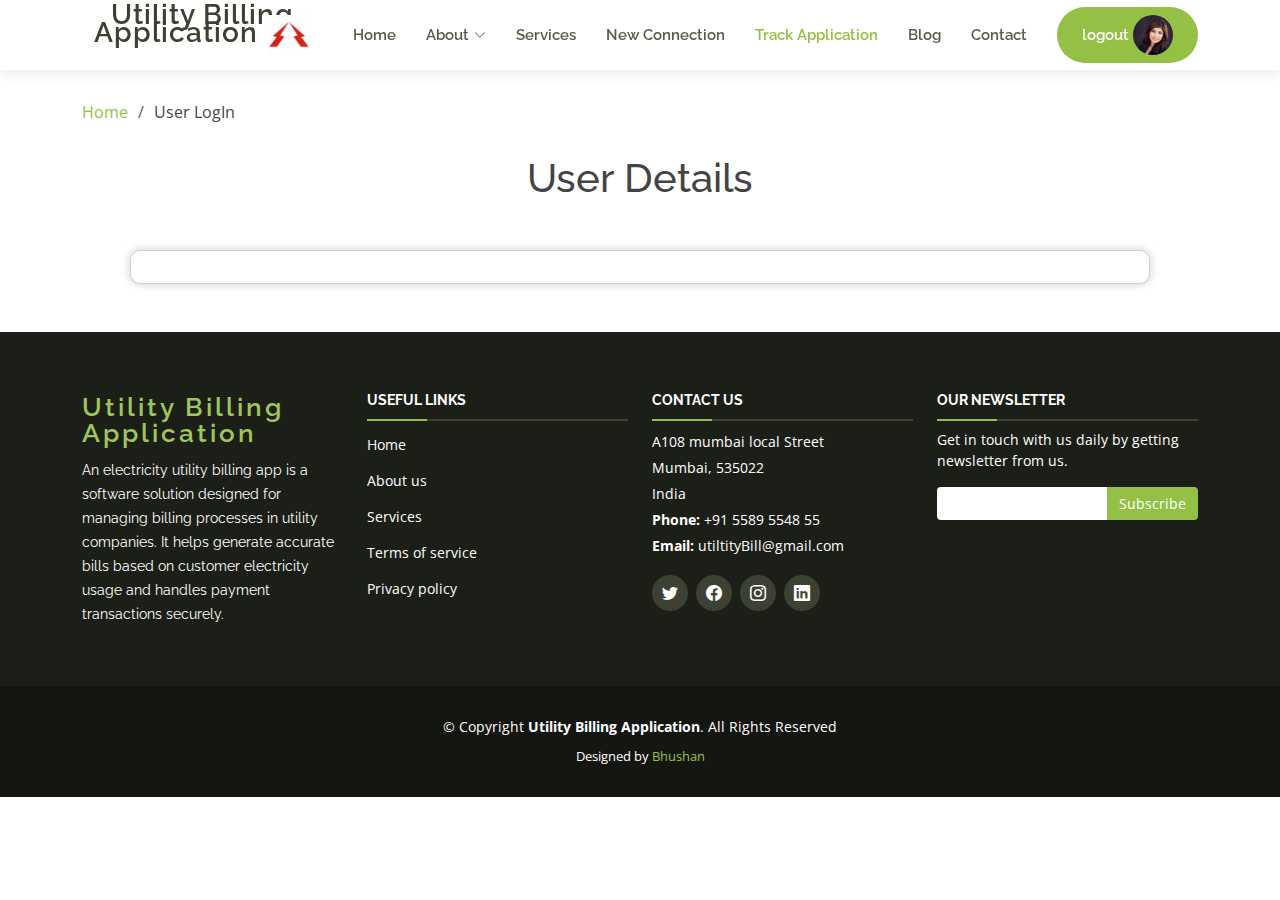
<file: userDashboard.html>
<!DOCTYPE html>
<html lang="en">

<head>
  <meta charset="utf-8">
  <meta content="width=device-width, initial-scale=1.0" name="viewport">

  <title>User Dashboard</title>
  <meta content="" name="description">
  <meta content="" name="keywords">

  <!-- Favicons -->
  <link href="assets/img/favicon.png" rel="icon">
  <link href="assets/img/apple-touch-icon.png" rel="apple-touch-icon">

  <!-- Google Fonts -->
  <link href="https://fonts.googleapis.com/css?family=Open+Sans:300,300i,400,400i,600,600i,700,700i|Raleway:300,300i,400,400i,500,500i,600,600i,700,700i|Poppins:300,300i,400,400i,500,500i,600,600i,700,700i" rel="stylesheet">

  <!-- Vendor CSS Files -->
  <link href="assets/vendor/aos/aos.css" rel="stylesheet">
  <link href="assets/vendor/bootstrap/css/bootstrap.min.css" rel="stylesheet">
  <link href="assets/vendor/bootstrap-icons/bootstrap-icons.css" rel="stylesheet">
  <link href="assets/vendor/boxicons/css/boxicons.min.css" rel="stylesheet">
  <link href="assets/vendor/glightbox/css/glightbox.min.css" rel="stylesheet">
  <link href="assets/vendor/swiper/swiper-bundle.min.css" rel="stylesheet">
  <link href="assets/css/userDashboard.css" rel="stylesheet">
  <!-- Template Main CSS File -->
  <link href="assets/css/style.css" rel="stylesheet">

</head>

<body>

  <!-- ======= Header ======= -->
  <header id="header" class="fixed-top d-flex align-items-center">
    <div class="container d-flex align-items-center justify-content-between">

      <div class="logo">
        <h1 class="text-light"><a href="index.html">Utility Billing Application</a>
          <a href="index.html"><img src="assets/img/logo.png" alt="" class="img-fluid"></a></h1>
      </div>

      <nav id="navbar" class="navbar">
        <ul>
          <li><a href="index.html">Home</a></li>
          <li class="dropdown"><a href="#"><span>About</span> <i class="bi bi-chevron-down"></i></a>
            <ul>
              <li><a href="about.html">About</a></li>
              <li><a href="team.html">Team</a></li>
            </ul>
          </li>
          <li><a href="services.html">Services</a></li>
          <li><a href="newConnection.html">New Connection</a></li>
          <li><a class="active" href="TrackApplication.html">Track Application</a></li>
          <li><a href="blog.html">Blog</a></li>
          <li><a href="contact.html">Contact</a></li>
          <li><a class="getstarted" href="index.html">logout&nbsp;<img src="assets/img/userImg.jpg" alt="Admin" class="user-avatar"></a></li>
        </ul>
        <i class="bi bi-list mobile-nav-toggle"></i>
      </nav><!-- .navbar -->

    </div>
  </header><!-- End Header -->

  <main id="main">

    <!-- ======= Breadcrumbs ======= -->
    <section id="breadcrumbs" class="breadcrumbs">
      <div class="container">
        <ol>
          <li><a href="index.html">Home</a></li>
          <li>User LogIn</li>
        </ol>
      </div>
    </section><!-- End Breadcrumbs -->

    <!--Main-->
    <div class="container">
        <h1>User Details</h1>
        <div id="userDetails" class="card m-5 p-3"></div>
    </div>
    <!--END main-->

    <!-- ======= Footer ======= -->
    <footer id="footer">
      <div class="footer-top">
        <div class="container">
          <div class="row">
  
            <div class="col-lg-3 col-md-6 footer-info">
              <h3>Utility Billing Application</h3>
              <p> An electricity utility billing app is a software solution designed for managing billing processes in utility companies. 
                It helps generate accurate bills based on customer electricity usage and handles payment transactions securely.</p>
            </div>
  
            <div class="col-lg-3 col-md-6 footer-links">
              <h4>Useful Links</h4>
              <ul>
                <li><a href="#">Home</a></li>
                <li><a href="#">About us</a></li>
                <li><a href="#">Services</a></li>
                <li><a href="#">Terms of service</a></li>
                <li><a href="#">Privacy policy</a></li>
              </ul>
            </div>
  
            <div class="col-lg-3 col-md-6 footer-contact">
              <h4>Contact Us</h4>
              <p>
                A108 mumbai local Street <br>
                Mumbai, 535022<br>
                India <br>
                <strong>Phone:</strong> +91 5589 5548 55<br>
                <strong>Email:</strong> utiltityBill@gmail.com<br>
              </p>
  
              <div class="social-links">
                <a href="#" class="twitter"><i class="bi bi-twitter"></i></a>
                <a href="#" class="facebook"><i class="bi bi-facebook"></i></a>
                <a href="#" class="instagram"><i class="bi bi-instagram"></i></a>
                <a href="#" class="linkedin"><i class="bi bi-linkedin"></i></a>
              </div>
  
            </div>
  
            <div class="col-lg-3 col-md-6 footer-newsletter">
              <h4>Our Newsletter</h4>
              <p>Get in touch with us daily by getting newsletter from us.</p>
              <form action="" method="post">
                <input type="email" name="email"><input type="submit" value="Subscribe">
              </form>
            </div>
  
          </div>
        </div>
      </div>
  
      <div class="container">
        <div class="copyright">
          &copy; Copyright <strong><span>Utility Billing Application</span></strong>. All Rights Reserved
        </div>
        <div class="credits">
          Designed by <a href="https://github.com/">Bhushan</a>
        </div>
      </div>
    </footer><!-- End Footer -->
    
  <a href="#" class="back-to-top d-flex align-items-center justify-content-center"><i class="bi bi-arrow-up-short"></i></a>

  <!-- Template Main JS File -->
  <script src="assets/js/main.js"></script>
  <script src="assets/js/userDashboard.js"></script>
</body>

</html>
</file>
<file: assets/css/admin.css>
/* .sidebar {
      position: fixed;
      top: 0;
      bottom: 0;
      left: 0;
      z-index: 100;
      padding: 48px 0;
      overflow-x: hidden;
      overflow-y: auto;
      background-color: #f8f9fa;
      box-shadow: 0 4px 10px rgba(0, 0, 0, 0.1);
    }*/

    .sidebar-sticky {
      padding-top: 20px;
    } 

    .nav-link {
      display: block;
      padding: 10px 20px;
      font-size: 16px;
      color: #333;
    }

    .nav-link:hover {
      background-color: #e9ecef;
    }

    .nav-link.active {
      font-weight: 500;
      color: #007bff;
    }

    .sidebar .sidebar-heading {
      font-size: 18px;
      font-weight: 700;
      color: #555;
      padding: 10px 20px;
    }
    .admin-avatar {
      width: 30px;
      height: 30px;
      border-radius: 50%;
    }

    .popup {
      display: none;
      position: fixed;
      top: 0;
      left: 0;
      width: 100%;
      height: 100%;
      background-color: rgba(0, 0, 0, 0.5);
      z-index: 9999;
    }

    .popup-card {
      position: fixed;
      top: 50%;
      left: 50%;
      transform: translate(-50%, -50%);
      background-color: #fff;
      padding: 20px;
      border-radius: 5px;
      box-shadow: 0 0 10px rgba(0, 0, 0, 0.3);
    }

    .close-button {
      position: absolute;
      top: 10px;
      right: 10px;
      font-size: 20px;
      cursor: pointer;
    }
</file>
<file: assets/css/userDashboard.css>
.user-avatar {
        width: 40px;
        height: 40px;
        border-radius: 50%;
      }
  
      .popup {
        display: none;
        position: fixed;
        top: 0;
        left: 0;
        width: 100%;
        height: 100%;
        background-color: rgba(0, 0, 0, 0.5);
        z-index: 9999;
      }
  
      .popup-card {
        position: fixed;
        top: 50%;
        left: 50%;
        transform: translate(-50%, -50%);
        background-color: #fff;
        padding: 20px;
        border-radius: 5px;
        box-shadow: 0 0 10px rgba(0, 0, 0, 0.3);
      }
  
      .close-button {
        position: absolute;
        top: 10px;
        right: 10px;
        font-size: 20px;
        cursor: pointer;
      }


    .card {
      padding: 30px;
      border-radius: 10px;
      box-shadow: 0 0 10px rgba(0, 0, 0, 0.2);
    }

    h1 {
      text-align: center;
      margin-bottom: 30px;
    }

    .card-text {
      margin-bottom: 10px;
    }
</file>
<file: assets/css/style.css>
/**
* Template Name: Serenity
* Updated: Mar 10 2023 with Bootstrap v5.2.3
* Template URL: https://bootstrapmade.com/serenity-bootstrap-corporate-template/
* Author: BootstrapMade.com
* License: https://bootstrapmade.com/license/
*/

/*--------------------------------------------------------------
# General
--------------------------------------------------------------*/
body {
  font-family: "Open Sans", sans-serif;
  color: #444444;
}

a {
  color: #94c045;
  text-decoration: none;
}

a:hover {
  color: #aacd6b;
  text-decoration: none;
}

h1,
h2,
h3,
h4,
h5,
h6 {
  font-family: "Raleway", sans-serif;
}

#main {
  margin-top: 70px;
  z-index: 3;
  position: relative;
}

/*--------------------------------------------------------------
# Back to top button
--------------------------------------------------------------*/
.back-to-top {
  position: fixed;
  visibility: hidden;
  opacity: 0;
  right: 15px;
  bottom: 15px;
  z-index: 996;
  background: #94c045;
  width: 40px;
  height: 40px;
  border-radius: 4px;
  transition: all 0.4s;
}

.back-to-top i {
  font-size: 28px;
  color: #fff;
  line-height: 0;
}

.back-to-top:hover {
  background: #a6ca63;
  color: #fff;
}

.back-to-top.active {
  visibility: visible;
  opacity: 1;
}

/*--------------------------------------------------------------
# Disable AOS delay on mobile
--------------------------------------------------------------*/
@media screen and (max-width: 768px) {
  [data-aos-delay] {
    transition-delay: 0 !important;
  }
}

/*--------------------------------------------------------------
# Header
--------------------------------------------------------------*/
#header {
  height: 70px;
  z-index: 997;
  transition: all 0.5s ease-in-out;
  background: #fff;
  box-shadow: 0px 2px 15px rgba(0, 0, 0, 0.1);
}

#header .logo h1 {
  font-size: 28px;
  margin: 0;
  line-height: 0;
  font-weight: 600;
  letter-spacing: 1px;
}

#header .logo h1 a,
#header .logo h1 a:hover {
  color: #3c4133;
  text-decoration: none;
}

#header .logo img {
  padding: 0;
  margin: 0;
  max-height: 40px;
}

/*--------------------------------------------------------------
# Navigation Menu
--------------------------------------------------------------*/
/**
* Desktop Navigation 
*/
.navbar {
  padding: 0;
}

.navbar ul {
  margin: 0;
  padding: 0;
  display: flex;
  list-style: none;
  align-items: center;
}

.navbar li {
  position: relative;
}

.navbar a,
.navbar a:focus {
  display: flex;
  align-items: center;
  justify-content: space-between;
  padding: 10px 0 10px 30px;
  font-family: "Raleway", sans-serif;
  font-size: 15px;
  font-weight: 600;
  color: #565e49;
  white-space: nowrap;
  transition: 0.3s;
}

.navbar a i,
.navbar a:focus i {
  font-size: 12px;
  line-height: 0;
  margin-left: 5px;
}

.navbar a:hover,
.navbar .active,
.navbar .active:focus,
.navbar li:hover>a {
  color: #94c045;
}

.navbar .getstarted,
.navbar .getstarted:focus {
  background: #94c045;
  padding: 8px 25px;
  margin-left: 30px;
  border-radius: 50px;
  color: #fff;
}

.navbar .getstarted:hover,
.navbar .getstarted:focus:hover {
  color: #fff;
  background: #9fc658;
}

.navbar .dropdown ul {
  display: block;
  position: absolute;
  left: 28px;
  top: calc(100% + 30px);
  margin: 0;
  padding: 10px 0;
  z-index: 99;
  opacity: 0;
  visibility: hidden;
  background: #fff;
  box-shadow: 0px 0px 30px rgba(127, 137, 161, 0.25);
  transition: 0.3s;
}

.navbar .dropdown ul li {
  min-width: 200px;
}

.navbar .dropdown ul a {
  padding: 10px 20px;
  font-size: 15px;
  text-transform: none;
}

.navbar .dropdown ul a i {
  font-size: 12px;
}

.navbar .dropdown ul a:hover,
.navbar .dropdown ul .active:hover,
.navbar .dropdown ul li:hover>a {
  color: #94c045;
}

.navbar .dropdown:hover>ul {
  opacity: 1;
  top: 100%;
  visibility: visible;
}

.navbar .dropdown .dropdown ul {
  top: 0;
  left: calc(100% - 30px);
  visibility: hidden;
}

.navbar .dropdown .dropdown:hover>ul {
  opacity: 1;
  top: 0;
  left: 100%;
  visibility: visible;
}

@media (max-width: 1366px) {
  .navbar .dropdown .dropdown ul {
    left: -90%;
  }

  .navbar .dropdown .dropdown:hover>ul {
    left: -100%;
  }
}

/**
* Mobile Navigation 
*/
.mobile-nav-toggle {
  color: #3c4133;
  font-size: 28px;
  cursor: pointer;
  display: none;
  line-height: 0;
  transition: 0.5s;
}

.mobile-nav-toggle.bi-x {
  color: #fff;
}

@media (max-width: 991px) {
  .mobile-nav-toggle {
    display: block;
  }

  .navbar ul {
    display: none;
  }
}

.navbar-mobile {
  position: fixed;
  overflow: hidden;
  top: 0;
  right: 0;
  left: 0;
  bottom: 0;
  background: rgba(34, 36, 29, 0.9);
  transition: 0.3s;
  z-index: 999;
}

.navbar-mobile .mobile-nav-toggle {
  position: absolute;
  top: 15px;
  right: 15px;
}

.navbar-mobile ul {
  display: block;
  position: absolute;
  top: 55px;
  right: 15px;
  bottom: 15px;
  left: 15px;
  padding: 10px 0;
  background-color: #fff;
  overflow-y: auto;
  transition: 0.3s;
}

.navbar-mobile a,
.navbar-mobile a:focus {
  padding: 10px 20px;
  font-size: 15px;
  color: #3c4133;
}

.navbar-mobile a:hover,
.navbar-mobile .active,
.navbar-mobile li:hover>a {
  color: #94c045;
}

.navbar-mobile .getstarted,
.navbar-mobile .getstarted:focus {
  margin: 15px;
}

.navbar-mobile .dropdown ul {
  position: static;
  display: none;
  margin: 10px 20px;
  padding: 10px 0;
  z-index: 99;
  opacity: 1;
  visibility: visible;
  background: #fff;
  box-shadow: 0px 0px 30px rgba(127, 137, 161, 0.25);
}

.navbar-mobile .dropdown ul li {
  min-width: 200px;
}

.navbar-mobile .dropdown ul a {
  padding: 10px 20px;
}

.navbar-mobile .dropdown ul a i {
  font-size: 12px;
}

.navbar-mobile .dropdown ul a:hover,
.navbar-mobile .dropdown ul .active:hover,
.navbar-mobile .dropdown ul li:hover>a {
  color: #94c045;
}

.navbar-mobile .dropdown>.dropdown-active {
  display: block;
}

/*--------------------------------------------------------------
# Hero Section
--------------------------------------------------------------*/
#hero {
  width: 100%;
  height: 75vh;
  background: url("../img/hero-bg.jpg") top center;
  background-size: cover;
  position: relative;
  margin-bottom: -140px;
  z-index: 1;
}

#hero:before {
  content: "";
  background: rgba(60, 65, 51, 0.4);
  position: absolute;
  bottom: 0;
  top: 0;
  left: 0;
  right: 0;
}

#hero .hero-container {
  position: absolute;
  bottom: 0;
  top: 0;
  left: 0;
  right: 0;
  display: flex;
  justify-content: center;
  align-items: center;
  flex-direction: column;
  text-align: center;
}

#hero h1 {
  margin: 0 0 10px 0;
  font-size: 48px;
  font-weight: 700;
  line-height: 56px;
  color: #fff;
}

#hero h2 {
  color: #eee;
  margin-bottom: 50px;
  font-size: 24px;
}

#hero .btn-get-started {
  font-family: "Raleway", sans-serif;
  font-weight: 600;
  font-size: 13px;
  letter-spacing: 1px;
  display: inline-block;
  padding: 8px 28px;
  border-radius: 50px;
  transition: 0.5s;
  margin: 10px;
  border: 2px solid #94c045;
  text-transform: uppercase;
  color: #fff;
}

#hero .btn-get-started:hover {
  background: #94c045;
}

@media (min-width: 1024px) {
  #hero {
    background-attachment: fixed;
  }
}

@media (max-width: 768px) {
  #hero {
    height: 100vh;
  }

  #hero h1 {
    font-size: 28px;
    line-height: 36px;
  }

  #hero h2 {
    font-size: 18px;
    line-height: 24px;
    margin-bottom: 30px;
  }

  #hero .hero-container {
    padding: 0 15px;
  }
}

@media (max-height: 500px) {
  #hero {
    height: 120vh;
  }
}

/*--------------------------------------------------------------
# Sections General
--------------------------------------------------------------*/
section {
  padding-bottom: 60px;
  overflow: hidden;
}

.section-bg {
  background-color: #f9fbf4;
}

.section-title {
  text-align: center;
  padding-bottom: 30px;
}

.section-title h2 {
  font-size: 32px;
  font-weight: 600;
  margin-bottom: 20px;
  padding-bottom: 0;
  font-family: "Poppins", sans-serif;
  color: #646c55;
}

.section-title p {
  margin-bottom: 0;
}

/*--------------------------------------------------------------
# Breadcrumbs
--------------------------------------------------------------*/
.breadcrumbs {
  padding: 0;
}

.breadcrumbs .breadcrumb-hero {
  text-align: center;
  background: #94c045;
  padding: 20px 0;
  color: #fff;
}

.breadcrumbs .breadcrumb-hero h2 {
  font-size: 32px;
  font-weight: 500;
}

.breadcrumbs .breadcrumb-hero p {
  font-size: 14px;
  margin-bottom: 0;
}

.breadcrumbs ol {
  display: flex;
  flex-wrap: wrap;
  list-style: none;
  padding: 0;
  margin: 30px 0;
}

.breadcrumbs ol li+li {
  padding-left: 10px;
}

.breadcrumbs ol li+li::before {
  display: inline-block;
  padding-right: 10px;
  color: #565e49;
  content: "/";
}

/*--------------------------------------------------------------
# About
--------------------------------------------------------------*/
.about .container {
  box-shadow: 0px 2px 15px rgba(0, 0, 0, 0.1);
  padding-bottom: 15px;
  background: #fff;
}

.about .count-box {
  width: 100%;
}

.about .count-box i {
  display: block;
  font-size: 48px;
  color: #94c045;
  float: left;
  line-height: 0;
}

.about .count-box span {
  font-size: 28px;
  line-height: 24px;
  display: block;
  font-weight: 700;
  color: #646c55;
  margin-left: 60px;
}

.about .count-box p {
  padding: 5px 0 0 0;
  margin: 0 0 0 60px;
  font-family: "Raleway", sans-serif;
  font-weight: 600;
  font-size: 14px;
  color: #646c55;
}

.about .count-box a {
  font-weight: 600;
  display: block;
  margin-top: 20px;
  color: #646c55;
  font-size: 15px;
  font-family: "Poppins", sans-serif;
  transition: ease-in-out 0.3s;
}

.about .count-box a:hover {
  color: #8b9578;
}

.about .content {
  font-size: 15px;
}

.about .content h3 {
  font-weight: 700;
  font-size: 24px;
  color: #3c4133;
}

.about .content ul {
  list-style: none;
  padding: 0;
}

.about .content ul li {
  padding-bottom: 10px;
  padding-left: 28px;
  position: relative;
}

.about .content ul i {
  font-size: 24px;
  color: #94c045;
  position: absolute;
  left: 0;
  top: -2px;
}

.about .content p:last-child {
  margin-bottom: 0;
}

.about .play-btn {
  width: 94px;
  height: 94px;
  background: radial-gradient(#94c045 50%, rgba(148, 192, 69, 0.4) 52%);
  border-radius: 50%;
  display: block;
  position: absolute;
  left: calc(50% - 47px);
  top: calc(50% - 47px);
  overflow: hidden;
}

.about .play-btn::after {
  content: "";
  position: absolute;
  left: 50%;
  top: 50%;
  transform: translateX(-40%) translateY(-50%);
  width: 0;
  height: 0;
  border-top: 10px solid transparent;
  border-bottom: 10px solid transparent;
  border-left: 15px solid #fff;
  z-index: 100;
  transition: all 400ms cubic-bezier(0.55, 0.055, 0.675, 0.19);
}

.about .play-btn::before {
  content: "";
  position: absolute;
  width: 120px;
  height: 120px;
  animation-delay: 0s;
  animation: pulsate-btn 2s;
  animation-direction: forwards;
  animation-iteration-count: infinite;
  animation-timing-function: steps;
  opacity: 1;
  border-radius: 50%;
  border: 5px solid rgba(148, 192, 69, 0.7);
  top: -15%;
  left: -15%;
  background: rgba(198, 16, 0, 0);
}

.about .play-btn:hover::after {
  border-left: 15px solid #94c045;
  transform: scale(20);
}

.about .play-btn:hover::before {
  content: "";
  position: absolute;
  left: 50%;
  top: 50%;
  transform: translateX(-40%) translateY(-50%);
  width: 0;
  height: 0;
  border: none;
  border-top: 10px solid transparent;
  border-bottom: 10px solid transparent;
  border-left: 15px solid #fff;
  z-index: 200;
  animation: none;
  border-radius: 0;
}

@keyframes pulsate-btn {
  0% {
    transform: scale(0.6, 0.6);
    opacity: 1;
  }

  100% {
    transform: scale(1, 1);
    opacity: 0;
  }
}

/*--------------------------------------------------------------
# Cta
--------------------------------------------------------------*/
.cta {
  background: #86b03c;
  padding: 50px 0;
}

.cta h3 {
  color: #fff;
  font-size: 28px;
  font-weight: 700;
}

.cta p {
  color: #fff;
}

.cta .cta-btn {
  font-family: "Raleway", sans-serif;
  font-weight: 500;
  font-size: 15px;
  letter-spacing: 1px;
  display: inline-block;
  padding: 8px 28px;
  border-radius: 25px;
  transition: 0.5s;
  margin-top: 10px;
  border: 2px solid #fff;
  color: #fff;
}

.cta .cta-btn:hover {
  background: #aacd6b;
  border-color: #aacd6b;
}

/*--------------------------------------------------------------
# Services
--------------------------------------------------------------*/
.services .icon-box {
  padding: 30px;
  position: relative;
  overflow: hidden;
  border-radius: 10px;
  margin: 0 10px 40px 10px;
  background: #fff;
  box-shadow: 0 2px 29px 0 rgba(68, 88, 144, 0.12);
  transition: all 0.3s ease-in-out;
}

.services .icon-box:hover {
  transform: translateY(-5px);
}

.services .icon {
  position: absolute;
  left: -20px;
  top: calc(50% - 30px);
}

.services .icon i {
  font-size: 64px;
  line-height: 1;
  transition: 0.5s;
}

.services .title {
  margin-left: 40px;
  font-weight: 700;
  margin-bottom: 15px;
  font-size: 18px;
}

.services .title a {
  color: #111;
}

.services .icon-box:hover .title a {
  color: #94c045;
}

.services .description {
  font-size: 14px;
  margin-left: 40px;
  line-height: 24px;
  margin-bottom: 0;
}

/*--------------------------------------------------------------
# Work Process
--------------------------------------------------------------*/
.work-process .content+.content {
  margin-top: 100px;
}

.work-process .content h3 {
  font-weight: 600;
  font-size: 26px;
}

.work-process .content ul {
  list-style: none;
  padding: 0;
}

.work-process .content ul li {
  padding-bottom: 10px;
}

.work-process .content ul i {
  font-size: 20px;
  padding-right: 4px;
  color: #94c045;
}

.work-process .content p:last-child {
  margin-bottom: 0;
}

/*--------------------------------------------------------------
# Our Skills
--------------------------------------------------------------*/
.skills {
  padding-top: 60px;
}

.skills .content h3 {
  font-weight: 700;
  font-size: 26px;
  color: #3c4133;
  font-family: "Poppins", sans-serif;
}

.skills .content ul {
  list-style: none;
  padding: 0;
}

.skills .content ul li {
  padding-bottom: 10px;
}

.skills .content ul i {
  font-size: 20px;
  padding-right: 4px;
  color: #94c045;
}

.skills .content p:last-child {
  margin-bottom: 0;
}

.skills .progress {
  height: 60px;
  display: block;
  background: none;
  border-radius: 0;
}

.skills .progress .skill {
  padding: 0;
  margin: 0 0 6px 0;
  text-transform: uppercase;
  display: block;
  font-weight: 600;
  font-family: "Poppins", sans-serif;
  color: #3c4133;
}

.skills .progress .skill .val {
  float: right;
  font-style: normal;
}

.skills .progress-bar-wrap {
  background: #e1e4dc;
}

.skills .progress-bar {
  width: 1px;
  height: 10px;
  transition: 0.9s;
  background-color: #94c045;
}

/*--------------------------------------------------------------
# Our Clients
--------------------------------------------------------------*/
.testimonials {
  padding-top: 60px;
}

.testimonials .section-header {
  margin-bottom: 40px;
}

.testimonials .testimonials-carousel,
.testimonials .testimonials-slider {
  overflow: hidden;
}

.testimonials .testimonial-item {
  text-align: center;
}

.testimonials .testimonial-item .testimonial-img {
  width: 120px;
  border-radius: 50%;
  border: 4px solid #fff;
  margin: 0 auto;
}

.testimonials .testimonial-item h3 {
  font-size: 20px;
  font-weight: bold;
  margin: 10px 0 5px 0;
  color: #444444;
}

.testimonials .testimonial-item h4 {
  font-size: 14px;
  color: #6c757d;
  margin: 0 0 15px 0;
}

.testimonials .testimonial-item .stars {
  margin-bottom: 15px;
}

.testimonials .testimonial-item .stars i {
  color: #ffc107;
  margin: 0 1px;
}

.testimonials .testimonial-item .quote-icon-left,
.testimonials .testimonial-item .quote-icon-right {
  color: #c0da91;
  font-size: 26px;
  line-height: 0;
}

.testimonials .testimonial-item .quote-icon-left {
  display: inline-block;
  left: -5px;
  position: relative;
}

.testimonials .testimonial-item .quote-icon-right {
  display: inline-block;
  right: -5px;
  position: relative;
  top: 10px;
  transform: scale(-1, -1);
}

.testimonials .testimonial-item p {
  font-style: italic;
  margin: 0 auto 15px auto;
}

.testimonials .swiper-pagination {
  margin-top: 20px;
  position: relative;
}

.testimonials .swiper-pagination .swiper-pagination-bullet {
  width: 12px;
  height: 12px;
  background-color: #fff;
  opacity: 1;
  border: 1px solid #94c045;
}

.testimonials .swiper-pagination .swiper-pagination-bullet-active {
  background-color: #94c045;
}

@media (min-width: 992px) {
  .testimonials .testimonial-item p {
    width: 80%;
  }
}

/*--------------------------------------------------------------
# Our Clients
--------------------------------------------------------------*/
.clients {
  padding-top: 60px;
}

.clients .swiper-slide img {
  opacity: 0.5;
  transition: 0.3s;
}

.clients .swiper-slide img:hover {
  opacity: 1;
}

.clients .swiper-pagination {
  margin-top: 20px;
  position: relative;
}

.clients .swiper-pagination .swiper-pagination-bullet {
  width: 12px;
  height: 12px;
  background-color: #fff;
  opacity: 1;
  border: 1px solid #94c045;
}

.clients .swiper-pagination .swiper-pagination-bullet-active {
  background-color: #94c045;
}

/*--------------------------------------------------------------
# Features
--------------------------------------------------------------*/
.features .card {
  border: 0;
  padding: 160px 20px 20px 20px;
  position: relative;
  width: 100%;
  background-size: cover;
  background-repeat: no-repeat;
  background-position: center center;
}

.features .card-body {
  z-index: 10;
  background: rgba(255, 255, 255, 0.9);
  padding: 15px 30px;
  box-shadow: 0px 2px 15px rgba(0, 0, 0, 0.1);
  transition: 0.3s;
  transition: ease-in-out 0.4s;
  border-radius: 5px;
}

.features .card-title {
  font-weight: 700;
  text-align: center;
  margin-bottom: 15px;
}

.features .card-title a {
  color: #3c4133;
}

.features .card-text {
  color: #5e5e5e;
}

.features .read-more a {
  color: #777777;
  text-transform: uppercase;
  font-weight: 600;
  font-size: 12px;
  transition: 0.4s;
}

.features .read-more a:hover {
  text-decoration: underline;
}

.features .card:hover .card-body {
  background: #94c045;
}

.features .card:hover .read-more a,
.features .card:hover .card-title,
.features .card:hover .card-title a,
.features .card:hover .card-text {
  color: #fff;
}

/*--------------------------------------------------------------
# Portfolio
--------------------------------------------------------------*/
.portfolio .portfolio-item {
  margin-bottom: 30px;
}

.portfolio #portfolio-flters {
  padding: 0;
  margin: 0 auto 20px auto;
  list-style: none;
  text-align: center;
}

.portfolio #portfolio-flters li {
  cursor: pointer;
  display: inline-block;
  padding: 8px 15px 10px 15px;
  font-size: 14px;
  font-weight: 600;
  line-height: 1;
  text-transform: uppercase;
  color: #444444;
  margin-bottom: 5px;
  transition: all 0.3s ease-in-out;
  border-radius: 3px;
}

.portfolio #portfolio-flters li:hover,
.portfolio #portfolio-flters li.filter-active {
  color: #fff;
  background: #94c045;
}

.portfolio #portfolio-flters li:last-child {
  margin-right: 0;
}

.portfolio .portfolio-wrap {
  transition: 0.3s;
  position: relative;
  overflow: hidden;
  z-index: 1;
  background: rgba(60, 65, 51, 0.6);
}

.portfolio .portfolio-wrap::before {
  content: "";
  background: rgba(60, 65, 51, 0.6);
  position: absolute;
  left: 0;
  right: 0;
  top: 0;
  bottom: 0;
  transition: all ease-in-out 0.3s;
  z-index: 2;
  opacity: 0;
}

.portfolio .portfolio-wrap img {
  transition: all ease-in-out 0.3s;
}

.portfolio .portfolio-wrap .portfolio-info {
  opacity: 0;
  position: absolute;
  top: 0;
  left: 0;
  right: 0;
  bottom: 0;
  z-index: 3;
  transition: all ease-in-out 0.3s;
  display: flex;
  flex-direction: column;
  justify-content: flex-end;
  align-items: flex-start;
  padding: 20px;
}

.portfolio .portfolio-wrap .portfolio-info h4 {
  font-size: 20px;
  color: #fff;
  font-weight: 600;
}

.portfolio .portfolio-wrap .portfolio-info p {
  color: rgba(255, 255, 255, 0.7);
  font-size: 14px;
  text-transform: uppercase;
  padding: 0;
  margin: 0;
  font-style: italic;
}

.portfolio .portfolio-wrap .portfolio-links {
  text-align: center;
  z-index: 4;
}

.portfolio .portfolio-wrap .portfolio-links a {
  color: #fff;
  margin: 0 5px 0 0;
  font-size: 28px;
  display: inline-block;
  transition: 0.3s;
}

.portfolio .portfolio-wrap .portfolio-links a:hover {
  color: #c0da91;
}

.portfolio .portfolio-wrap:hover::before {
  opacity: 1;
}

.portfolio .portfolio-wrap:hover img {
  transform: scale(1.2);
}

.portfolio .portfolio-wrap:hover .portfolio-info {
  opacity: 1;
}

/*--------------------------------------------------------------
# Portfolio Details
--------------------------------------------------------------*/
.portfolio-details {
  padding-top: 40px;
}

.portfolio-details .portfolio-details-slider img {
  width: 100%;
}

.portfolio-details .portfolio-details-slider .swiper-pagination {
  margin-top: 20px;
  position: relative;
}

.portfolio-details .portfolio-details-slider .swiper-pagination .swiper-pagination-bullet {
  width: 12px;
  height: 12px;
  background-color: #fff;
  opacity: 1;
  border: 1px solid #94c045;
}

.portfolio-details .portfolio-details-slider .swiper-pagination .swiper-pagination-bullet-active {
  background-color: #94c045;
}

.portfolio-details .portfolio-info {
  padding: 30px;
  box-shadow: 0px 0 30px rgba(60, 65, 51, 0.08);
}

.portfolio-details .portfolio-info h3 {
  font-size: 22px;
  font-weight: 700;
  margin-bottom: 20px;
  padding-bottom: 20px;
  border-bottom: 1px solid #eee;
}

.portfolio-details .portfolio-info ul {
  list-style: none;
  padding: 0;
  font-size: 15px;
}

.portfolio-details .portfolio-info ul li+li {
  margin-top: 10px;
}

.portfolio-details .portfolio-description {
  padding-top: 30px;
}

.portfolio-details .portfolio-description h2 {
  font-size: 26px;
  font-weight: 700;
  margin-bottom: 20px;
}

.portfolio-details .portfolio-description p {
  padding: 0;
}

/*--------------------------------------------------------------
# Pricing
--------------------------------------------------------------*/
.pricing .box {
  padding: 20px;
  background: #fff;
  text-align: center;
  box-shadow: 0px 0px 4px rgba(0, 0, 0, 0.12);
  border-radius: 5px;
  position: relative;
  overflow: hidden;
}

.pricing h3 {
  font-weight: 400;
  margin: -20px -20px 20px -20px;
  padding: 20px 15px;
  font-size: 16px;
  font-weight: 600;
  color: #777777;
  background: #f8f8f8;
}

.pricing h4 {
  font-size: 36px;
  color: #94c045;
  font-weight: 600;
  font-family: "Poppins", sans-serif;
  margin-bottom: 20px;
}

.pricing h4 sup {
  font-size: 20px;
  top: -15px;
  left: -3px;
}

.pricing h4 span {
  color: #bababa;
  font-size: 16px;
  font-weight: 300;
}

.pricing ul {
  padding: 0;
  list-style: none;
  color: #444444;
  text-align: center;
  line-height: 20px;
  font-size: 14px;
}

.pricing ul li {
  padding-bottom: 16px;
}

.pricing ul i {
  color: #94c045;
  font-size: 18px;
  padding-right: 4px;
}

.pricing ul .na {
  color: #ccc;
  text-decoration: line-through;
}

.pricing .btn-wrap {
  margin: 20px -20px -20px -20px;
  padding: 20px 15px;
  background: #f8f8f8;
  text-align: center;
}

.pricing .btn-buy {
  background: #94c045;
  display: inline-block;
  padding: 6px 35px 8px 35px;
  border-radius: 4px;
  color: #fff;
  transition: none;
  font-size: 14px;
  font-weight: 400;
  font-family: "Raleway", sans-serif;
  font-weight: 600;
  box-shadow: 0 3px 7px rgba(148, 192, 69, 0.4);
  transition: 0.3s;
}

.pricing .btn-buy:hover {
  background: #aacd6b;
}

.pricing .featured h3 {
  color: #fff;
  background: #94c045;
  box-shadow: 0 3px 7px rgba(148, 192, 69, 0.4);
}

.pricing .advanced {
  width: 200px;
  position: absolute;
  top: 18px;
  right: -68px;
  transform: rotate(45deg);
  z-index: 1;
  font-size: 14px;
  padding: 1px 0 3px 0;
  background: #94c045;
  color: #fff;
}

/*--------------------------------------------------------------
# Frequently Asked Questions
--------------------------------------------------------------*/
.faq {
  padding-top: 60px;
}

.faq .faq-item {
  margin: 20px 0;
  padding: 20px 0;
  border-bottom: 1px solid #dee1d9;
}

.faq .faq-item i {
  color: #bcc2b1;
  font-size: 20px;
  float: left;
  line-height: 0;
  padding: 13px 0 0 0;
  margin: 0;
}

.faq .faq-item h4 {
  font-size: 16px;
  line-height: 26px;
  font-weight: 500;
  margin: 0 0 10px 28px;
  font-family: "Poppins", sans-serif;
}

.faq .faq-item p {
  font-size: 15px;
}

/*--------------------------------------------------------------
# Contact
--------------------------------------------------------------*/
.contact .info {
  width: 100%;
  background: #fff;
}

.contact .info i {
  font-size: 20px;
  color: #94c045;
  float: left;
  width: 44px;
  height: 44px;
  background: #f0f6e5;
  display: flex;
  justify-content: center;
  align-items: center;
  border-radius: 50px;
  transition: all 0.3s ease-in-out;
}

.contact .info h4 {
  padding: 0 0 0 60px;
  font-size: 22px;
  font-weight: 600;
  margin-bottom: 5px;
  color: #3c4133;
}

.contact .info p {
  padding: 0 0 0 60px;
  margin-bottom: 0;
  font-size: 14px;
  color: #717a60;
}

.contact .info .email,
.contact .info .phone {
  margin-top: 40px;
}

.contact .info .email:hover i,
.contact .info .address:hover i,
.contact .info .phone:hover i {
  background: #94c045;
  color: #fff;
}

.contact .php-email-form {
  width: 100%;
  background: #fff;
}

.contact .php-email-form .form-group {
  padding-bottom: 8px;
}

.contact .php-email-form .error-message {
  display: none;
  color: #fff;
  background: #ed3c0d;
  text-align: left;
  padding: 15px;
  font-weight: 600;
}

.contact .php-email-form .error-message br+br {
  margin-top: 25px;
}

.contact .php-email-form .sent-message {
  display: none;
  color: #fff;
  background: #18d26e;
  text-align: center;
  padding: 15px;
  font-weight: 600;
}

.contact .php-email-form .loading {
  display: none;
  background: #fff;
  text-align: center;
  padding: 15px;
}

.contact .php-email-form .loading:before {
  content: "";
  display: inline-block;
  border-radius: 50%;
  width: 24px;
  height: 24px;
  margin: 0 10px -6px 0;
  border: 3px solid #18d26e;
  border-top-color: #eee;
  animation: animate-loading 1s linear infinite;
}

.contact .php-email-form input,
.contact .php-email-form textarea {
  border-radius: 0;
  box-shadow: none;
  font-size: 14px;
}

.contact .php-email-form input {
  height: 44px;
}

.contact .php-email-form textarea {
  padding: 10px 12px;
}

.contact .php-email-form button[type=submit] {
  background: #94c045;
  border: 0;
  padding: 10px 24px;
  color: #fff;
  transition: 0.4s;
  border-radius: 50px;
}

.contact .php-email-form button[type=submit]:hover {
  background: #aacd6b;
}

@keyframes animate-loading {
  0% {
    transform: rotate(0deg);
  }

  100% {
    transform: rotate(360deg);
  }
}

/*--------------------------------------------------------------
# Team
--------------------------------------------------------------*/
.team {
  background: #fff;
}

.team .member {
  margin-bottom: 20px;
  overflow: hidden;
}

.team .member .member-img {
  position: relative;
  overflow: hidden;
}

.team .member .social {
  position: absolute;
  left: 0;
  bottom: -40px;
  right: 0;
  height: 40px;
  opacity: 0;
  transition: bottom ease-in-out 0.4s;
  background: rgba(148, 192, 69, 0.8);
  display: flex;
  align-items: center;
  justify-content: center;
}

.team .member .social a {
  transition: color 0.3s;
  color: #fff;
  margin: 0 10px;
  display: inline-flex;
  align-items: center;
  justify-content: center;
}

.team .member .social a:hover {
  color: #94c045;
}

.team .member .social i {
  font-size: 18px;
  line-height: 0;
}

.team .member .member-info h4 {
  font-weight: 700;
  margin: 15px 0 5px 0;
  font-size: 18px;
}

.team .member .member-info span {
  display: block;
  font-size: 13px;
  text-transform: uppercase;
  font-weight: 400;
  margin-bottom: 15px;
  color: #94c045;
}

.team .member .member-info p {
  font-style: italic;
  font-size: 14px;
  line-height: 26px;
  color: #777777;
}

.team .member:hover .social {
  bottom: 0;
  opacity: 1;
  transition: bottom ease-in-out 0.4s;
}

/*--------------------------------------------------------------
# Blog
--------------------------------------------------------------*/
.blog {
  padding: 0 0 40px 0;
}

.blog .entry {
  padding: 30px;
  margin-bottom: 60px;
  box-shadow: 0 4px 16px rgba(0, 0, 0, 0.1);
}

.blog .entry .entry-img {
  max-height: 440px;
  margin: -30px -30px 20px -30px;
  overflow: hidden;
}

.blog .entry .entry-title {
  font-size: 28px;
  font-weight: bold;
  padding: 0;
  margin: 0 0 20px 0;
}

.blog .entry .entry-title a {
  color: #3c4133;
  transition: 0.3s;
}

.blog .entry .entry-title a:hover {
  color: #94c045;
}

.blog .entry .entry-meta {
  margin-bottom: 15px;
  color: #a3ab95;
}

.blog .entry .entry-meta ul {
  display: flex;
  flex-wrap: wrap;
  list-style: none;
  align-items: center;
  padding: 0;
  margin: 0;
}

.blog .entry .entry-meta ul li+li {
  padding-left: 20px;
}

.blog .entry .entry-meta i {
  font-size: 16px;
  margin-right: 8px;
  line-height: 0;
}

.blog .entry .entry-meta a {
  color: #777777;
  font-size: 14px;
  display: inline-block;
  line-height: 1;
}

.blog .entry .entry-content p {
  line-height: 24px;
}

.blog .entry .entry-content .read-more {
  -moz-text-align-last: right;
  text-align-last: right;
}

.blog .entry .entry-content .read-more a {
  display: inline-block;
  background: #94c045;
  color: #fff;
  padding: 6px 20px;
  transition: 0.3s;
  font-size: 14px;
  border-radius: 4px;
}

.blog .entry .entry-content .read-more a:hover {
  background: #9fc658;
}

.blog .entry .entry-content h3 {
  font-size: 22px;
  margin-top: 30px;
  font-weight: bold;
}

.blog .entry .entry-content blockquote {
  overflow: hidden;
  background-color: #fafafa;
  padding: 60px;
  position: relative;
  text-align: center;
  margin: 20px 0;
}

.blog .entry .entry-content blockquote p {
  color: #444444;
  line-height: 1.6;
  margin-bottom: 0;
  font-style: italic;
  font-weight: 500;
  font-size: 22px;
}

.blog .entry .entry-content blockquote::after {
  content: "";
  position: absolute;
  left: 0;
  top: 0;
  bottom: 0;
  width: 3px;
  background-color: #3c4133;
  margin-top: 20px;
  margin-bottom: 20px;
}

.blog .entry .entry-footer {
  padding-top: 10px;
  border-top: 1px solid #e6e6e6;
}

.blog .entry .entry-footer i {
  color: #8b9578;
  display: inline;
}

.blog .entry .entry-footer a {
  color: #494f3e;
  transition: 0.3s;
}

.blog .entry .entry-footer a:hover {
  color: #94c045;
}

.blog .entry .entry-footer .cats {
  list-style: none;
  display: inline;
  padding: 0 20px 0 0;
  font-size: 14px;
}

.blog .entry .entry-footer .cats li {
  display: inline-block;
}

.blog .entry .entry-footer .tags {
  list-style: none;
  display: inline;
  padding: 0;
  font-size: 14px;
}

.blog .entry .entry-footer .tags li {
  display: inline-block;
}

.blog .entry .entry-footer .tags li+li::before {
  padding-right: 6px;
  color: #6c757d;
  content: ",";
}

.blog .entry .entry-footer .share {
  font-size: 16px;
}

.blog .entry .entry-footer .share i {
  padding-left: 5px;
}

.blog .entry-single {
  margin-bottom: 30px;
}

.blog .blog-author {
  padding: 20px;
  margin-bottom: 30px;
  box-shadow: 0 4px 16px rgba(0, 0, 0, 0.1);
}

.blog .blog-author img {
  width: 120px;
  margin-right: 20px;
}

.blog .blog-author h4 {
  font-weight: 600;
  font-size: 22px;
  margin-bottom: 0px;
  padding: 0;
  color: #3c4133;
}

.blog .blog-author .social-links {
  margin: 0 10px 10px 0;
}

.blog .blog-author .social-links a {
  color: rgba(60, 65, 51, 0.5);
  margin-right: 5px;
}

.blog .blog-author p {
  font-style: italic;
  color: #b7b7b7;
}

.blog .blog-comments {
  margin-bottom: 30px;
}

.blog .blog-comments .comments-count {
  font-weight: bold;
}

.blog .blog-comments .comment {
  margin-top: 30px;
  position: relative;
}

.blog .blog-comments .comment .comment-img {
  margin-right: 14px;
}

.blog .blog-comments .comment .comment-img img {
  width: 60px;
}

.blog .blog-comments .comment h5 {
  font-size: 16px;
  margin-bottom: 2px;
}

.blog .blog-comments .comment h5 a {
  font-weight: bold;
  color: #444444;
  transition: 0.3s;
}

.blog .blog-comments .comment h5 a:hover {
  color: #94c045;
}

.blog .blog-comments .comment h5 .reply {
  padding-left: 10px;
  color: #3c4133;
}

.blog .blog-comments .comment h5 .reply i {
  font-size: 20px;
}

.blog .blog-comments .comment time {
  display: block;
  font-size: 14px;
  color: #565e49;
  margin-bottom: 5px;
}

.blog .blog-comments .comment.comment-reply {
  padding-left: 40px;
}

.blog .blog-comments .reply-form {
  margin-top: 30px;
  padding: 30px;
  box-shadow: 0 4px 16px rgba(0, 0, 0, 0.1);
}

.blog .blog-comments .reply-form h4 {
  font-weight: bold;
  font-size: 22px;
}

.blog .blog-comments .reply-form p {
  font-size: 14px;
}

.blog .blog-comments .reply-form input {
  border-radius: 4px;
  padding: 10px 10px;
  font-size: 14px;
}

.blog .blog-comments .reply-form input:focus {
  box-shadow: none;
  border-color: #c0da91;
}

.blog .blog-comments .reply-form textarea {
  border-radius: 4px;
  padding: 10px 10px;
  font-size: 14px;
}

.blog .blog-comments .reply-form textarea:focus {
  box-shadow: none;
  border-color: #c0da91;
}

.blog .blog-comments .reply-form .form-group {
  margin-bottom: 25px;
}

.blog .blog-comments .reply-form .btn-primary {
  border-radius: 4px;
  padding: 10px 20px;
  border: 0;
  background-color: #3c4133;
}

.blog .blog-comments .reply-form .btn-primary:hover {
  background-color: #494f3e;
}

.blog .blog-pagination {
  color: #717a60;
}

.blog .blog-pagination ul {
  display: flex;
  padding: 0;
  margin: 0;
  list-style: none;
}

.blog .blog-pagination li {
  margin: 0 5px;
  transition: 0.3s;
}

.blog .blog-pagination li a {
  color: #3c4133;
  padding: 7px 16px;
  display: flex;
  align-items: center;
  justify-content: center;
}

.blog .blog-pagination li.active,
.blog .blog-pagination li:hover {
  background: #94c045;
}

.blog .blog-pagination li.active a,
.blog .blog-pagination li:hover a {
  color: #fff;
}

.blog .sidebar {
  padding: 30px;
  margin: 0 0 60px 20px;
  box-shadow: 0 4px 16px rgba(0, 0, 0, 0.1);
}

.blog .sidebar .sidebar-title {
  font-size: 20px;
  font-weight: 700;
  padding: 0 0 0 0;
  margin: 0 0 15px 0;
  color: #3c4133;
  position: relative;
}

.blog .sidebar .sidebar-item {
  margin-bottom: 30px;
}

.blog .sidebar .search-form form {
  background: #fff;
  border: 1px solid #ddd;
  padding: 3px 10px;
  position: relative;
}

.blog .sidebar .search-form form input[type=text] {
  border: 0;
  padding: 4px;
  border-radius: 4px;
  width: calc(100% - 40px);
}

.blog .sidebar .search-form form button {
  position: absolute;
  top: 0;
  right: 0;
  bottom: 0;
  border: 0;
  background: none;
  font-size: 16px;
  padding: 0 15px;
  margin: -1px;
  background: #94c045;
  color: #fff;
  transition: 0.3s;
  border-radius: 0 4px 4px 0;
  line-height: 0;
}

.blog .sidebar .search-form form button i {
  line-height: 0;
}

.blog .sidebar .search-form form button:hover {
  background: #9dc554;
}

.blog .sidebar .categories ul {
  list-style: none;
  padding: 0;
}

.blog .sidebar .categories ul li+li {
  padding-top: 10px;
}

.blog .sidebar .categories ul a {
  color: #3c4133;
  transition: 0.3s;
}

.blog .sidebar .categories ul a:hover {
  color: #94c045;
}

.blog .sidebar .categories ul a span {
  padding-left: 5px;
  color: #aaaaaa;
  font-size: 14px;
}

.blog .sidebar .recent-posts .post-item+.post-item {
  margin-top: 15px;
}

.blog .sidebar .recent-posts img {
  width: 80px;
  float: left;
}

.blog .sidebar .recent-posts h4 {
  font-size: 15px;
  margin-left: 95px;
  font-weight: bold;
}

.blog .sidebar .recent-posts h4 a {
  color: #3c4133;
  transition: 0.3s;
}

.blog .sidebar .recent-posts h4 a:hover {
  color: #94c045;
}

.blog .sidebar .recent-posts time {
  display: block;
  margin-left: 95px;
  font-style: italic;
  font-size: 14px;
  color: #aaaaaa;
}

.blog .sidebar .tags {
  margin-bottom: -10px;
}

.blog .sidebar .tags ul {
  list-style: none;
  padding: 0;
}

.blog .sidebar .tags ul li {
  display: inline-block;
}

.blog .sidebar .tags ul a {
  color: #7e886b;
  font-size: 14px;
  padding: 6px 14px;
  margin: 0 6px 8px 0;
  border: 1px solid #edefea;
  display: inline-block;
  transition: 0.3s;
}

.blog .sidebar .tags ul a:hover {
  color: #fff;
  border: 1px solid #94c045;
  background: #94c045;
}

.blog .sidebar .tags ul a span {
  padding-left: 5px;
  color: #d5d8ce;
  font-size: 14px;
}

/*--------------------------------------------------------------
# Footer
--------------------------------------------------------------*/
#footer {
  background: #141611;
  padding: 0 0 30px 0;
  color: #fff;
  font-size: 14px;
}

#footer .footer-top {
  background: #1c1f18;
  padding: 60px 0 30px 0;
}

#footer .footer-top .footer-info {
  margin-bottom: 30px;
}

#footer .footer-top .footer-info h3 {
  font-size: 26px;
  margin: 0 0 10px 0;
  padding: 2px 0 2px 0;
  line-height: 1;
  font-weight: 600;
  letter-spacing: 3px;
  color: #9fc658;
}

#footer .footer-top .footer-info p {
  font-size: 14px;
  line-height: 24px;
  margin-bottom: 0;
  font-family: "Raleway", sans-serif;
  color: #fff;
}

#footer .footer-top .social-links a {
  display: inline-block;
  background: #3c4133;
  color: #fff;
  line-height: 1;
  margin-right: 4px;
  border-radius: 50%;
  text-align: center;
  width: 36px;
  height: 36px;
  transition: 0.3s;
  display: inline-flex;
  align-items: center;
  justify-content: center;
}

#footer .footer-top .social-links a i {
  line-height: 0;
  font-size: 16px;
}

#footer .footer-top .social-links a:hover {
  background: #94c045;
  color: #fff;
  text-decoration: none;
}

#footer .footer-top h4 {
  font-size: 14px;
  font-weight: bold;
  color: #fff;
  text-transform: uppercase;
  position: relative;
  padding-bottom: 12px;
}

#footer .footer-top h4::before,
#footer .footer-top h4::after {
  content: "";
  position: absolute;
  left: 0;
  bottom: 0;
  height: 2px;
}

#footer .footer-top h4::before {
  right: 0;
  background: #3c4133;
}

#footer .footer-top h4::after {
  background: #94c045;
  width: 60px;
}

#footer .footer-top .footer-links {
  margin-bottom: 30px;
}

#footer .footer-top .footer-links ul {
  list-style: none;
  padding: 5px 0 0 0;
  margin: 0;
}

#footer .footer-top .footer-links ul li {
  padding: 0 0 15px 0;
}

#footer .footer-top .footer-links ul a {
  color: #fff;
  transition: 0.3s;
}

#footer .footer-top .footer-links ul a:hover {
  color: #94c045;
}

#footer .footer-top .footer-contact {
  margin-bottom: 30px;
}

#footer .footer-top .footer-contact p {
  line-height: 26px;
}

#footer .footer-top .footer-newsletter {
  margin-bottom: 30px;
}

#footer .footer-top .footer-newsletter input[type=email] {
  border: 0;
  padding: 6px 8px;
  width: 65%;
  border-radius: 4px 0 0 4px;
}

#footer .footer-top .footer-newsletter input[type=submit] {
  background: #94c045;
  border: 0;
  border-radius: 0 4px 4px 0;
  width: 35%;
  padding: 6px 0;
  text-align: center;
  color: #fff;
  transition: 0.3s;
  cursor: pointer;
}

#footer .footer-top .footer-newsletter input[type=submit]:hover {
  background: #789d35;
}

#footer .copyright {
  text-align: center;
  padding-top: 30px;
}

#footer .credits {
  padding-top: 10px;
  text-align: center;
  font-size: 13px;
  color: #fff;
}
</file>
